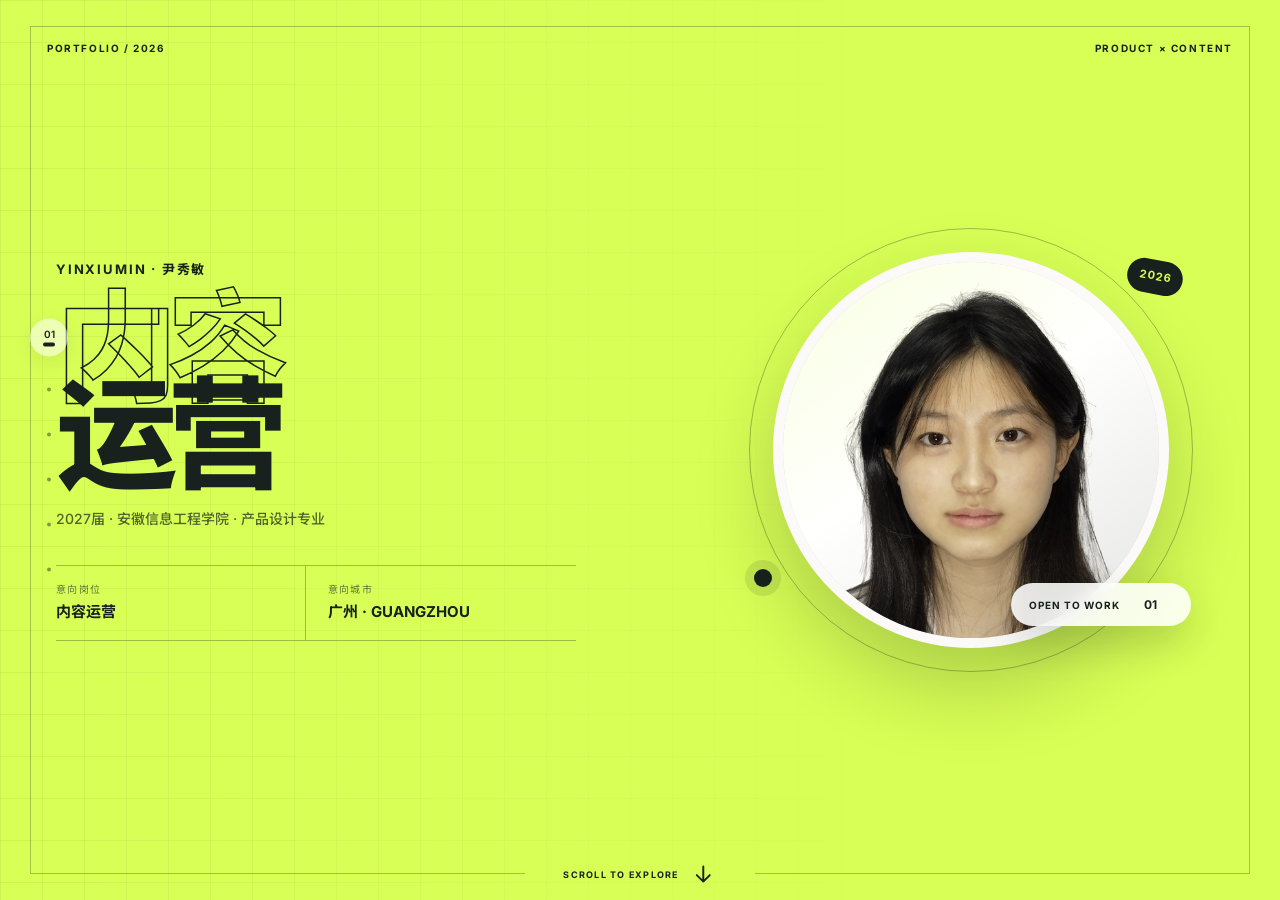
<file: index.html>
<!DOCTYPE html>
<html lang="zh-CN">
<head>
  <meta charset="UTF-8">
  <meta name="viewport" content="width=device-width, initial-scale=1.0">
  <title>尹秀敏 · 内容运营求职作品集</title>
  <link rel="preconnect" href="https://fonts.googleapis.com">
  <link rel="preconnect" href="https://fonts.gstatic.com" crossorigin>
  <link href="https://fonts.googleapis.com/css2?family=Inter:wght@400;500;600;700;800&family=Noto+Sans+SC:wght@400;500;700&display=swap" rel="stylesheet">
  <link rel="stylesheet" href="css/colors.css">
  <link rel="stylesheet" href="css/style.css">
</head>
<body>

  <!-- Floating Controls -->
  <div class="floating-controls">
    <button class="back-home" type="button" aria-label="返回第一页">
      <svg viewBox="0 0 24 24" fill="none" stroke="currentColor" stroke-width="2" stroke-linecap="round" stroke-linejoin="round"><path d="m18 15-6-6-6 6"/></svg>
    </button>
  </div>

  <nav class="page-nav" aria-label="页面导航">
    <button class="page-dot active" type="button" data-page="0" aria-label="个人介绍"><span>01</span></button>
    <button class="page-dot" type="button" data-page="1" aria-label="Subplaza 项目"><span>02</span></button>
    <button class="page-dot" type="button" data-page="2" aria-label="Ocebase 项目"><span>03</span></button>
    <button class="page-dot" type="button" data-page="3" aria-label="制作流程"><span>04</span></button>
    <button class="page-dot" type="button" data-page="4" aria-label="常用软件"><span>05</span></button>
    <button class="page-dot" type="button" data-page="5" aria-label="联系方式"><span>06</span></button>
  </nav>

  <main class="main">
    <div class="scroll-track" id="scrollTrack">
    <!-- ===== Section 1: Personal Intro ===== -->
    <section class="hero snap-section" id="intro">
      <div class="hero-frame" aria-hidden="true"><span>PORTFOLIO / 2026</span><span>PRODUCT × CONTENT</span></div>
      <div class="container hero-container">
        <div class="hero-grid">
          <div class="hero-left fade-in">
            <p class="hero-eyebrow">YINXIUMIN · 尹秀敏</p>
            <h1><span>内容</span><br>运营</h1>
            <p class="hero-meta">2027届 · 安徽信息工程学院 · 产品设计专业</p>
            <div class="hero-intentions">
              <div><span>意向岗位</span><strong>内容运营</strong></div>
              <div><span>意向城市</span><strong>广州 · GUANGZHOU</strong></div>
            </div>
          </div>

          <div class="hero-right fade-in-delay-1">
            <div class="avatar-wrap">
              <div class="avatar-orbit"><span>2026</span><i></i></div>
              <div class="avatar-circle">
                <img src="images/avatar.jpg" alt="尹秀敏个人头像">
              </div>
              <div class="avatar-caption"><span>OPEN TO WORK</span><strong>01</strong></div>
            </div>
          </div>
        </div>
      </div>
      <button class="scroll-cue" type="button" aria-label="向下滑动">
        <span>SCROLL TO EXPLORE</span>
        <svg viewBox="0 0 24 24" fill="none" stroke="currentColor" stroke-width="1.8" stroke-linecap="round" stroke-linejoin="round"><path d="M12 5v14M18 13l-6 6-6-6"/></svg>
      </button>
    </section>

    <!-- ===== Section 2: Subplaza ===== -->
    <section class="section snap-section" id="subplaza">
      <div class="container">
        <div class="exp-header fade-in">
          <div class="exp-header-left">
            <h2>Subplaza</h2>
            <p class="exp-meta">2027.07<span class="tag">兼职</span></p>
          </div>
          <div class="exp-header-right">
            针对"Genshin Impact"进行 Blog 选题，输出符合 SEO &amp; GEO 标准的 Blog。
          </div>
        </div>

        <div class="blog-scroll" id="subplazaScroll">
         <div class="blog-scroll-inner">
          <div class="blog-card fade-in-delay-1" data-blog="sub-1">
            <div class="blog-cover">
              <div class="cover-bg cover-img"></div>
            </div>
            <div class="blog-body">
              <p class="blog-title">原神桑多涅养成攻略：武器、圣遗物、队伍搭配与抽卡建议</p>
            </div>
          </div>

          <div class="blog-card fade-in-delay-1" data-blog="sub-2">
            <div class="blog-cover">
              <div class="cover-bg cover-img-2"></div>
            </div>
            <div class="blog-body">
              <p class="blog-title">原神 6.7 版本角色强度榜：深境螺旋与新机制下的最优阵容</p>
            </div>
          </div>

          <div class="blog-card fade-in-delay-1" data-blog="sub-3">
            <div class="blog-cover">
              <div class="cover-bg cover-img-3"></div>
            </div>
            <div class="blog-body">
              <p class="blog-title">原神 6.7 版本原石获取全攻略：零氪/月卡党能拿多少抽</p>
            </div>
          </div>

          <div class="blog-card fade-in-delay-1" data-blog="duo-1">
            <div class="blog-cover">
              <div class="cover-bg cover-duo-1"></div>
            </div>
            <div class="blog-body">
              <p class="blog-title">2026 年 Super Duolingo 会员值得买吗？真实体验分享及省钱方式</p>
            </div>
          </div>

          <div class="blog-card fade-in-delay-1" data-blog="duo-2">
            <div class="blog-cover">
              <div class="cover-bg cover-duo-2"></div>
            </div>
            <div class="blog-body">
              <p class="blog-title">2026 年如何免费获得 Super Duolingo：免费版、优惠方式与低价订阅指南</p>
            </div>
          </div>

          <div class="blog-card fade-in-delay-1" data-blog="duo-3">
            <div class="blog-cover">
              <div class="cover-bg cover-duo-3"></div>
            </div>
            <div class="blog-body">
              <p class="blog-title">Duolingo Student 折扣 2026：学生优惠还存在吗？如何更便宜使用 Super Duolingo？</p>
            </div>
          </div>
         </div>
        </div>
      </div>
    </section>

    <!-- ===== Section 3: Ocebase ===== -->
    <section class="section snap-section" id="ocebase">
      <div class="container">
        <div class="exp-header fade-in">
          <div class="exp-header-left">
            <h2>Ocebase</h2>
            <p class="exp-meta">2027.07<span class="tag">兼职</span></p>
          </div>
          <div class="exp-header-right">
            针对"GEO 服务"进行 Blog 选题，输出符合 SEO &amp; GEO 标准的 Blog。
          </div>
        </div>

        <div class="blog-grid">
          <div class="blog-card fade-in-delay-1" data-blog="oce-2">
            <div class="blog-cover">
              <div class="cover-bg gradient-4"></div>
            </div>
            <div class="blog-body">
              <p class="blog-title">GEO 优化入门：如何让你的内容在 AI 搜索引擎中脱颖而出</p>
            </div>
          </div>

          <div class="blog-card fade-in-delay-1" data-blog="oce-3">
            <div class="blog-cover">
              <div class="cover-bg gradient-5"></div>
            </div>
            <div class="blog-body">
              <p class="blog-title">从 SEO 到 GEO：生成式搜索时代的内容策略转型</p>
            </div>
          </div>

          <div class="blog-card fade-in-delay-1" data-blog="oce-4">
            <div class="blog-cover">
              <div class="cover-bg gradient-7"></div>
            </div>
            <div class="blog-body">
              <p class="blog-title">豆包/Kimi/文心一言：三大国产 AI 搜索引擎的内容引用机制对比</p>
            </div>
          </div>
        </div>
      </div>
    </section>

    <!-- ===== Section 5: Workflow ===== -->
    <section class="section snap-section" id="workflow">
      <div class="container">
        <div class="exp-header fade-in">
          <div class="exp-header-left">
            <h2>制作流程</h2>
            <p class="exp-meta">SEO &amp; GEO<span class="tag">方法论</span></p>
          </div>
          <div class="exp-header-right">
            从选题到发布，一套完整的 SEO &amp; GEO 博客制作流程，确保每篇文章既能被搜索引擎收录，也能被 AI 引用。
          </div>
        </div>
        <div class="workflow-rail fade-in-delay-1" role="list" aria-label="制作流程">
         <div class="workflow-rail-inner">
          <div class="workflow-step" role="listitem">
            <span class="workflow-number">01</span>
            <h3>确定领域</h3>
            <p>明确文章<strong>为什么而写</strong>，目标决定后续方向</p>
          </div>
          <div class="workflow-step" role="listitem">
            <span class="workflow-number">02</span>
            <h3>研究用户问题</h3>
            <p>从 AI、社交平台、竞品、搜索引擎、销量数据中挖掘真实需求</p>
            <div class="workflow-tools">
              <span class="wf-tool" style="--tc:#FF642D">Semrush</span>
              <span class="wf-tool" style="--tc:#3DBABA">AnswerThePublic</span>
              <span class="wf-tool" style="--tc:#4285F4">Google Trends</span>
            </div>
          </div>
          <div class="workflow-step" role="listitem">
            <span class="workflow-number">03</span>
            <h3>确定文章标题</h3>
            <p>公式：<strong>核心问题 + 年份 + 用户关心因素</strong></p>
            <div class="workflow-tools">
              <span class="wf-tool" style="--tc:#FF642D">Semrush</span>
              <span class="wf-tool" style="--tc:#0058F0">Ahrefs</span>
            </div>
          </div>
          <div class="workflow-step" role="listitem">
            <span class="workflow-number">04</span>
            <h3>设计文章结构</h3>
            <p>规划 H1→H4 层级，逻辑递进，便于搜索引擎和 AI 抓取</p>
          </div>
          <div class="workflow-step" role="listitem">
            <span class="workflow-number">05</span>
            <h3>收集相关数据</h3>
            <p>统计数据、实测结果、对比表格、截图证据</p>
            <div class="workflow-tools">
              <span class="wf-tool" style="--tc:#4285F4">Search Console</span>
              <span class="wf-tool" style="--tc:#0058F0">Ahrefs</span>
            </div>
          </div>
          <div class="workflow-step" role="listitem">
            <span class="workflow-number">06</span>
            <h3>撰写文章</h3>
            <p>语言简洁，信息密度高，每段都有信息增量</p>
            <div class="workflow-tools">
              <span class="wf-tool" style="--tc:#10A37F">ChatGPT</span>
              <span class="wf-tool" style="--tc:#D97757">Claude</span>
            </div>
          </div>
          <div class="workflow-step" role="listitem">
            <span class="workflow-number">07</span>
            <h3>加入多媒体</h3>
            <p>内置链接、图片、视频、表格，提升可读性与 AI 可提取性</p>
            <div class="workflow-tools">
              <span class="wf-tool" style="--tc:#F24E1E">Figma</span>
              <span class="wf-tool" style="--tc:#FF826E">fal</span>
            </div>
          </div>
          <div class="workflow-step" role="listitem">
            <span class="workflow-number">08</span>
            <h3>GEO 优化检查</h3>
            <p>检查标题层级、结构化数据、关键词、内链、alt 文本等</p>
            <div class="workflow-tools">
              <span class="wf-tool" style="--tc:#FF642D">Semrush</span>
              <span class="wf-tool" style="--tc:#4285F4">Search Console</span>
            </div>
          </div>
          <div class="workflow-step" role="listitem">
            <span class="workflow-number">09</span>
            <h3>测试 AI 引用</h3>
            <p>发布后在 ChatGPT、豆包等 AI 中验证引用情况，持续优化</p>
            <div class="workflow-tools">
              <span class="wf-tool" style="--tc:#10A37F">ChatGPT</span>
              <span class="wf-tool" style="--tc:#0066FF">豆包</span>
            </div>
          </div>
         </div>
        </div>
      </div>
    </section>

    <!-- ===== Section 6: Software ===== -->
    <section class="software-section snap-section" id="software">
      <div class="software-orbit software-orbit-one" aria-hidden="true"></div>
      <div class="software-orbit software-orbit-two" aria-hidden="true"></div>
      <div class="container software-container">
        <div class="software-heading fade-in">
          <div>
            <p class="software-eyebrow"><span>06</span> AI WORKFLOW</p>
            <h2>常用软件</h2>
          </div>
          <p>熟练运用 AI 工具完成从内容构思、深度研究到开发落地的完整工作流。</p>
        </div>
        <div class="software-rail fade-in-delay-1" role="list" aria-label="常用的软件">
          <div class="software-item" role="listitem" style="order:1">
            <span class="software-index">01</span>
            <div class="software-mark mark-chatgpt">
              <svg viewBox="0 0 24 24" xmlns="http://www.w3.org/2000/svg"><path d="M22.2819 9.8211a5.9847 5.9847 0 0 0-.5157-4.9108 6.0462 6.0462 0 0 0-6.5098-2.9A6.0651 6.0651 0 0 0 4.9807 4.1818a5.9847 5.9847 0 0 0-3.9977 2.9 6.0462 6.0462 0 0 0 .7427 7.0966 5.98 5.98 0 0 0 .511 4.9107 6.051 6.051 0 0 0 6.5146 2.9001A5.9847 5.9847 0 0 0 13.2599 24a6.0557 6.0557 0 0 0 5.7718-4.2058 5.9894 5.9894 0 0 0 3.9977-2.9001 6.0557 6.0557 0 0 0-.7475-7.0729zm-9.022 12.6081a4.4755 4.4755 0 0 1-2.8764-1.0408l.1419-.0804 4.7783-2.7582a.7948.7948 0 0 0 .3927-.6813v-6.7369l2.02 1.1686a.071.071 0 0 1 .038.052v5.5826a4.504 4.504 0 0 1-4.4945 4.4944zm-9.6607-4.1254a4.4708 4.4708 0 0 1-.5346-3.0137l.142.0852 4.783 2.7582a.7712.7712 0 0 0 .7806 0l5.8428-3.3685v2.3324a.0804.0804 0 0 1-.0332.0615L9.74 19.9502a4.4992 4.4992 0 0 1-6.1408-1.6464zM2.3408 7.8956a4.485 4.485 0 0 1 2.3655-1.9728V11.6a.7664.7664 0 0 0 .3879.6765l5.8144 3.3543-2.0201 1.1685a.0757.0757 0 0 1-.071 0l-4.8303-2.7865A4.504 4.504 0 0 1 2.3408 7.872zm16.5963 3.8558L13.1038 8.364 15.1192 7.2a.0757.0757 0 0 1 .071 0l4.8303 2.7913a4.4944 4.4944 0 0 1-.6765 8.1042v-5.6772a.79.79 0 0 0-.407-.667zm2.0107-3.0231l-.142-.0852-4.7735-2.7818a.7759.7759 0 0 0-.7854 0L9.409 9.2297V6.8974a.0662.0662 0 0 1 .0284-.0615l4.8303-2.7866a4.4992 4.4992 0 0 1 6.6802 4.66zM8.3065 12.863l-2.02-1.1638a.0804.0804 0 0 1-.038-.0567V6.0742a4.4992 4.4992 0 0 1 7.3757-3.4537l-.142.0805L8.704 5.459a.7948.7948 0 0 0-.3927.6813zm1.0976-2.3654l2.602-1.4998 2.6069 1.4998v2.9994l-2.5974 1.4997-2.6067-1.4997Z" fill="currentColor"/></svg>
            </div>
            <h3>ChatGPT</h3>
            <p>内容创作</p>
            <div class="software-prof">
              <span class="software-prof-label">熟练度</span>
              <div class="software-prof-track"><div class="software-prof-fill" style="width:95%"></div></div>
            </div>
          </div>
          <div class="software-item" role="listitem" style="display:none">
            <span class="software-index">--</span>
            <div class="software-mark mark-devin">
              <svg viewBox="0 0 44 50" xmlns="http://www.w3.org/2000/svg"><path fill="#4991E5" d="M1.117,20.553l5.351,3.089c0.192,0.111,0.406,0.165,0.621,0.165c0.214,0,0.429-0.057,0.621-0.165l5.351-3.089c0,0,0.015-0.012,0.022-0.017c0.081-0.049,0.158-0.108,0.227-0.175c0.01-0.01,0.02-0.022,0.03-0.032c0.059-0.064,0.113-0.133,0.158-0.207c0.007-0.012,0.017-0.022,0.022-0.035c0.047-0.081,0.081-0.167,0.108-0.259c0.005-0.02,0.01-0.039,0.015-0.059c0.022-0.094,0.039-0.19,0.039-0.291v-3.089c0-1.192,0.643-2.303,1.675-2.9s2.316-0.596,3.35,0l2.675,1.545c0.086,0.049,0.177,0.084,0.271,0.111c0.02,0.005,0.04,0.012,0.059,0.017c0.091,0.022,0.185,0.035,0.278,0.037c0.005,0,0.01,0,0.012,0c0.01,0,0.02-0.005,0.029-0.005c0.086,0,0.173-0.012,0.256-0.035c0.015-0.003,0.03-0.005,0.044-0.01c0.091-0.025,0.18-0.062,0.264-0.108c0.007-0.005,0.017-0.005,0.025-0.01l5.351-3.089c0.384-0.222,0.621-0.631,0.621-1.074V4.69c0-0.443-0.236-0.852-0.621-1.074l-5.356-3.087c-0.384-0.222-0.855-0.222-1.239,0l-5.351,3.089c0,0-0.015,0.012-0.022,0.017c-0.081,0.049-0.158,0.108-0.227,0.175c-0.01,0.01-0.02,0.022-0.03,0.032c-0.059,0.064-0.113,0.133-0.158,0.207c-0.007,0.012-0.017,0.022-0.022,0.034c-0.047,0.081-0.081,0.168-0.108,0.259c-0.005,0.02-0.01,0.039-0.015,0.059c-0.022,0.094-0.039,0.19-0.039,0.291v3.089c0,1.192-0.643,2.303-1.675,2.902c-1.032,0.596-2.316,0.596-3.35,0L7.705,9.139C7.618,9.09,7.527,9.055,7.434,9.028c-0.02-0.005-0.039-0.012-0.059-0.017C7.283,8.989,7.19,8.977,7.096,8.974c-0.015,0-0.027,0-0.042,0c-0.089,0-0.175,0.012-0.259,0.034c-0.015,0.002-0.027,0.005-0.042,0.01C6.663,9.043,6.574,9.08,6.49,9.127c-0.007,0.005-0.017,0.005-0.025,0.01l-5.348,3.092c-0.384,0.222-0.621,0.631-0.621,1.074v6.178c0,0.444,0.236,0.852,0.621,1.074V20.553z"/><path fill="#3BD4CB" d="M30.262,22.097c1.032-0.596,2.316-0.596,3.35,0l2.675,1.545c0.086,0.049,0.177,0.084,0.271,0.111c0.02,0.005,0.039,0.012,0.059,0.017c0.091,0.022,0.185,0.034,0.278,0.037c0.005,0,0.01,0,0.012,0c0.01,0,0.02-0.003,0.029-0.005c0.086,0,0.173-0.012,0.256-0.034c0.015-0.003,0.03-0.005,0.044-0.01c0.091-0.025,0.177-0.062,0.264-0.108c0.007-0.005,0.017-0.005,0.027-0.01l5.351-3.089c0.384-0.222,0.621-0.631,0.621-1.074v-6.179c0-0.443-0.237-0.852-0.621-1.074L37.53,9.134c-0.384-0.222-0.855-0.222-1.239,0l-5.351,3.089c0,0-0.015,0.012-0.022,0.017c-0.081,0.049-0.158,0.108-0.227,0.175c-0.01,0.01-0.02,0.022-0.029,0.032c-0.059,0.064-0.113,0.133-0.158,0.207c-0.007,0.012-0.017,0.022-0.022,0.035c-0.047,0.081-0.081,0.168-0.108,0.259c-0.005,0.02-0.01,0.039-0.015,0.059c-0.022,0.094-0.039,0.19-0.039,0.291v3.089c0,1.192-0.643,2.303-1.675,2.902c-1.032,0.596-2.316,0.596-3.35,0l-2.675-1.545c-0.086-0.049-0.177-0.084-0.271-0.111c-0.02-0.005-0.039-0.012-0.059-0.017c-0.091-0.022-0.185-0.035-0.278-0.037c-0.015,0-0.027,0-0.042,0c-0.089,0-0.175,0.012-0.259,0.035c-0.015,0.003-0.027,0.005-0.042,0.01c-0.091,0.025-0.18,0.062-0.264,0.108c-0.007,0.005-0.017,0.005-0.025,0.01l-5.351,3.089c-0.384,0.222-0.621,0.631-0.621,1.074v6.179c0,0.443,0.236,0.852,0.621,1.074l5.351,3.089c0,0,0.017,0.005,0.025,0.01c0.084,0.047,0.173,0.084,0.264,0.108c0.015,0.005,0.03,0.005,0.044,0.01c0.084,0.02,0.17,0.032,0.256,0.035c0.01,0,0.02,0.005,0.03,0.005c0.005,0,0.01,0,0.012,0c0.094,0,0.185-0.015,0.278-0.037c0.02-0.005,0.039-0.01,0.059-0.017c0.094-0.027,0.185-0.062,0.271-0.111l2.675-1.545c1.032-0.596,2.316-0.596,3.35,0c1.032,0.596,1.675,1.707,1.675,2.9v3.089c0,0.101,0.015,0.197,0.039,0.291c0.005,0.02,0.01,0.039,0.015,0.059c0.027,0.091,0.061,0.177,0.108,0.259c0.007,0.012,0.015,0.022,0.022,0.034c0.044,0.074,0.099,0.143,0.158,0.207c0.01,0.01,0.02,0.022,0.029,0.032c0.067,0.066,0.143,0.123,0.227,0.175c0.007,0.005,0.012,0.012,0.022,0.017l5.351,3.089c0.192,0.111,0.407,0.165,0.621,0.165c0.214,0,0.429-0.057,0.621-0.165l5.351-3.089c0.384-0.222,0.621-0.631,0.621-1.074v-6.179c0-0.443-0.236-0.852-0.621-1.074l-5.351-3.089c0,0-0.017-0.005-0.025-0.01c-0.084-0.047-0.173-0.084-0.264-0.108c-0.015-0.005-0.027-0.005-0.042-0.01c-0.086-0.02-0.172-0.032-0.261-0.035c-0.012,0-0.027,0-0.039,0c-0.094,0-0.187,0.015-0.278,0.037c-0.02,0.005-0.037,0.01-0.057,0.017c-0.094,0.027-0.185,0.062-0.271,0.111l-2.675,1.545c-1.032,0.596-2.316,0.596-3.348,0c-1.032-0.596-1.675-1.707-1.675-2.902c0-1.195,0.643-2.303,1.675-2.9H30.262z"/><path fill="#39BDD6" d="M27.967,38.054l-5.351-3.089c0,0-0.017-0.005-0.025-0.01c-0.084-0.047-0.172-0.084-0.264-0.108c-0.015-0.005-0.03-0.005-0.044-0.01c-0.086-0.02-0.172-0.032-0.259-0.035c-0.015,0-0.027,0-0.042,0c-0.094,0-0.187,0.015-0.278,0.037c-0.02,0.005-0.037,0.01-0.057,0.017c-0.094,0.027-0.185,0.062-0.271,0.111l-2.675,1.545c-1.032,0.596-2.316,0.596-3.348,0c-1.032-0.596-1.675-1.707-1.675-2.902V30.52c0-0.101-0.015-0.197-0.039-0.291c-0.005-0.02-0.01-0.039-0.015-0.059c-0.027-0.091-0.062-0.177-0.108-0.259c-0.007-0.012-0.015-0.022-0.022-0.035c-0.044-0.074-0.099-0.143-0.158-0.207c-0.01-0.01-0.02-0.022-0.03-0.032c-0.066-0.066-0.143-0.123-0.227-0.175c-0.007-0.005-0.012-0.012-0.022-0.017l-5.351-3.089c-0.384-0.222-0.855-0.222-1.239,0l-5.351,3.089c-0.384,0.222-0.621,0.631-0.621,1.074v6.179c0,0.443,0.236,0.852,0.621,1.074l5.351,3.089c0,0,0.017,0.007,0.025,0.01c0.084,0.047,0.17,0.084,0.261,0.108c0.015,0.005,0.03,0.007,0.044,0.01c0.084,0.02,0.17,0.032,0.256,0.035c0.01,0,0.02,0.005,0.032,0.005c0.005,0,0.01,0,0.015,0c0.094,0,0.185-0.015,0.276-0.037c0.02-0.005,0.039-0.01,0.059-0.017c0.094-0.027,0.185-0.062,0.271-0.111l2.675-1.545c1.032-0.596,2.316-0.596,3.35,0c1.032,0.596,1.675,1.707,1.675,2.9v3.089c0,0.101,0.015,0.197,0.039,0.291c0.005,0.02,0.01,0.039,0.015,0.059c0.027,0.091,0.062,0.177,0.108,0.259c0.007,0.012,0.015,0.022,0.022,0.035c0.044,0.074,0.099,0.143,0.158,0.207c0.01,0.01,0.02,0.022,0.03,0.032c0.067,0.067,0.143,0.123,0.227,0.175c0.007,0.005,0.012,0.012,0.022,0.017l5.351,3.089c0.192,0.111,0.406,0.165,0.621,0.165s0.429-0.057,0.621-0.165l5.351-3.089c0.384-0.222,0.621-0.631,0.621-1.074V39.13c0-0.443-0.236-0.852-0.621-1.074L27.967,38.054z"/></svg>
            </div>
            <h3>Devin</h3>
            <p>智能开发</p>
          </div>
          <div class="software-item" role="listitem" style="order:4">
            <span class="software-index">04</span>
            <div class="software-mark mark-codex">
              <svg viewBox="0 0 24 24" xmlns="http://www.w3.org/2000/svg"><path clip-rule="evenodd" fill="currentColor" d="M8.086.457a6.105 6.105 0 013.046-.415c1.333.153 2.521.72 3.564 1.7a.117.117 0 00.107.029c1.408-.346 2.762-.224 4.061.366l.063.03.154.076c1.357.703 2.33 1.77 2.918 3.198.278.679.418 1.388.421 2.126a5.655 5.655 0 01-.18 1.631.167.167 0 00.04.155 5.982 5.982 0 011.578 2.891c.385 1.901-.01 3.615-1.183 5.14l-.182.22a6.063 6.063 0 01-2.934 1.851.162.162 0 00-.108.102c-.255.736-.511 1.364-.987 1.992-1.199 1.582-2.962 2.462-4.948 2.451-1.583-.008-2.986-.587-4.21-1.736a.145.145 0 00-.14-.032c-.518.167-1.04.191-1.604.185a5.924 5.924 0 01-2.595-.622 6.058 6.058 0 01-2.146-1.781c-.203-.269-.404-.522-.551-.821a7.74 7.74 0 01-.495-1.283 6.11 6.11 0 01-.017-3.064.166.166 0 00.008-.074.115.115 0 00-.037-.064 5.958 5.958 0 01-1.38-2.202 5.196 5.196 0 01-.333-1.589 6.915 6.915 0 01.188-2.132c.45-1.484 1.309-2.648 2.577-3.493.282-.188.55-.334.802-.438.286-.12.573-.22.861-.304a.129.129 0 00.087-.087A6.016 6.016 0 015.635 2.31C6.315 1.464 7.132.846 8.086.457zm-.804 7.85a.848.848 0 00-1.473.842l1.694 2.965-1.688 2.848a.849.849 0 001.46.864l1.94-3.272a.849.849 0 00.007-.854l-1.94-3.393zm5.446 6.24a.849.849 0 000 1.695h4.848a.849.849 0 000-1.696h-4.848z"/></svg>
            </div>
            <h3>Codex</h3>
            <p>代码生成</p>
            <div class="software-prof">
              <span class="software-prof-label">熟练度</span>
              <div class="software-prof-track"><div class="software-prof-fill" style="width:45%"></div></div>
            </div>
          </div>
          <div class="software-item" role="listitem" style="order:3">
            <span class="software-index">03</span>
            <div class="software-mark mark-semrush">
              <svg viewBox="0 0 24 24" xmlns="http://www.w3.org/2000/svg"><path fill="currentColor" d="M20.698 11.911c0 .444-.226.516-.79.516-.596 0-.706-.1-.77-.554-.118-1.152-.896-2.13-2.201-2.24-.418-.034-.518-.19-.518-.706 0-.48.074-.708.446-.708 2.265.01 3.833 1.832 3.833 3.69v.002zm3.3 0c0-3.456-2.338-7.11-7.74-7.11H5.52c-.218 0-.354.11-.354.31 0 .109.082.209.156.26.388.31.97.654 1.73 1.036.743.372 1.323.616 1.903.852.246.1.336.208.336.344 0 .19-.136.308-.4.308H.372c-.254 0-.372.164-.372.326 0 .136.044.254.162.372.69.726 1.796 1.596 3.4 2.604 1.466.91 2.98 1.74 4.533 2.492.236.11.308.236.308.372-.008.154-.126.28-.4.28H4.1c-.216 0-.344.12-.344.3 0 .1.08.226.19.326.888.808 2.311 1.688 4.207 2.494 2.53 1.08 5.094 1.721 7.98 1.721 5.465 0 7.867-4.087 7.867-7.289l-.002.002zm-7.133 5.104c-2.794 0-5.132-2.276-5.132-5.114 0-2.794 2.33-5.04 5.132-5.04 2.863 0 5.111 2.24 5.111 5.04a5.086 5.086 0 0 1-5.111 5.114z"/></svg>
            </div>
            <h3>Semrush</h3>
            <p>SEO 分析</p>
            <div class="software-prof">
              <span class="software-prof-label">熟练度</span>
              <div class="software-prof-track"><div class="software-prof-fill" style="width:62%"></div></div>
            </div>
          </div>
          <div class="software-item" role="listitem" style="order:2">
            <span class="software-index">02</span>
            <div class="software-mark mark-figma">
              <svg viewBox="0 0 54 80" fill="none" xmlns="http://www.w3.org/2000/svg"><path d="M13.3333 80.0002C20.6933 80.0002 26.6667 74.0268 26.6667 66.6668V53.3335H13.3333C5.97333 53.3335 0 59.3068 0 66.6668C0 74.0268 5.97333 80.0002 13.3333 80.0002Z" fill="#0ACF83"/><path d="M0 39.9998C0 32.6398 5.97333 26.6665 13.3333 26.6665H26.6667V53.3332H13.3333C5.97333 53.3332 0 47.3598 0 39.9998Z" fill="#A259FF"/><path d="M0 13.3333C0 5.97333 5.97333 0 13.3333 0H26.6667V26.6667H13.3333C5.97333 26.6667 0 20.6933 0 13.3333Z" fill="#F24E1E"/><path d="M26.6667 0H40.0001C47.3601 0 53.3334 5.97333 53.3334 13.3333C53.3334 20.6933 47.3601 26.6667 40.0001 26.6667H26.6667V0Z" fill="#FF7262"/><path d="M53.3334 39.9998C53.3334 47.3598 47.3601 53.3332 40.0001 53.3332C32.6401 53.3332 26.6667 47.3598 26.6667 39.9998C26.6667 32.6398 32.6401 26.6665 40.0001 26.6665C47.3601 26.6665 53.3334 32.6398 53.3334 39.9998Z" fill="#1ABCFE"/></svg>
            </div>
            <h3>Figma</h3>
            <p>设计协作</p>
            <div class="software-prof">
              <span class="software-prof-label">熟练度</span>
              <div class="software-prof-track"><div class="software-prof-fill" style="width:78%"></div></div>
            </div>
          </div>
          <div class="software-item" role="listitem" style="display:none">
            <span class="software-index">--</span>
            <div class="software-mark mark-gemini">
              <svg viewBox="0 0 24 24" xmlns="http://www.w3.org/2000/svg"><path fill="currentColor" d="M11.04 19.32Q12 21.51 12 24q0-2.49.93-4.68.96-2.19 2.58-3.81t3.81-2.55Q21.51 12 24 12q-2.49 0-4.68-.93a12.3 12.3 0 0 1-3.81-2.58 12.3 12.3 0 0 1-2.58-3.81Q12 2.49 12 0q0 2.49-.96 4.68-.93 2.19-2.55 3.81a12.3 12.3 0 0 1-3.81 2.58Q2.49 12 0 12q2.49 0 4.68.96 2.19.93 3.81 2.55t2.55 3.81"/></svg>
            </div>
            <h3>Gemini</h3>
            <p>多模态</p>
          </div>
          <div class="software-item" role="listitem" style="order:5">
            <span class="software-index">05</span>
            <div class="software-mark mark-fal">
              <svg viewBox="0 0 46.77 48" fill="none" xmlns="http://www.w3.org/2000/svg"><path fill-rule="evenodd" clip-rule="evenodd" d="M30.1574 0.740479C30.9676 0.740479 31.6169 1.39923 31.6944 2.20567C32.3853 9.39891 38.1102 15.1234 45.3039 15.8142C46.1104 15.8917 46.7692 16.541 46.7692 17.3511V30.8959C46.7692 31.706 46.1104 32.3553 45.3039 32.4328C38.1102 33.1236 32.3853 38.8481 31.6944 46.0414C31.6169 46.8478 30.9676 47.5065 30.1574 47.5065H16.6118C15.8016 47.5065 15.1523 46.8478 15.0748 46.0414C14.384 38.8481 8.65901 33.1236 1.46528 32.4328C0.658799 32.3553 0 31.706 0 30.8959V17.3511C0 16.541 0.658803 15.8917 1.46529 15.8142C8.65902 15.1234 14.384 9.39891 15.0748 2.20567C15.1523 1.39923 15.8016 0.740479 16.6118 0.740479H30.1574ZM9.39037 24.0839C9.39037 31.865 15.6915 38.1728 23.4644 38.1728C31.2373 38.1728 37.5385 31.865 37.5385 24.0839C37.5385 16.3028 31.2373 9.99498 23.4644 9.99498C15.6915 9.99498 9.39037 16.3028 9.39037 24.0839Z" fill="currentColor"/></svg>
            </div>
            <h3>fal</h3>
            <p>创意实验</p>
            <div class="software-prof">
              <span class="software-prof-label">熟练度</span>
              <div class="software-prof-track"><div class="software-prof-fill" style="width:42%"></div></div>
            </div>
          </div>
        </div>
        <div class="software-footer fade-in-delay-1">
          <span>TOOLS / 05</span>
          <div></div>
          <span>LEARN · BUILD · SHIP</span>
        </div>
      </div>
    </section>

    <section class="contact-section snap-section" id="contact">
      <div class="container">
        <div class="contact-card fade-in">
          <h1>联系我</h1>
          <p>如果你觉得我的作品不错，或者想聊聊内容运营的机会，欢迎通过以下方式联系我。</p>

          <div class="contact-list">
            <a href="mailto:yinximi@gmail.com" class="contact-item">
              <div class="contact-icon email-icon">
                <svg viewBox="0 0 24 24" fill="none" xmlns="http://www.w3.org/2000/svg"><path d="M22.56 12.25c0-.78-.07-1.53-.2-2.25H12v4.26h5.92c-.26 1.37-1.04 2.53-2.21 3.31v2.77h3.57c2.08-1.92 3.28-4.74 3.28-8.09z" fill="#4285F4"/><path d="M12 23c2.97 0 5.46-.98 7.28-2.66l-3.57-2.77c-.98.66-2.23 1.06-3.71 1.06-2.86 0-5.29-1.93-6.16-4.53H2.18v2.84C3.99 20.53 7.7 23 12 23z" fill="#34A853"/><path d="M5.84 14.09c-.22-.66-.35-1.36-.35-2.09s.13-1.43.35-2.09V7.07H2.18C1.43 8.55 1 10.22 1 12s.43 3.45 1.18 4.93l2.85-2.22.81-.62z" fill="#FBBC05"/><path d="M12 5.38c1.62 0 3.06.56 4.21 1.64l3.15-3.15C17.45 2.09 14.97 1 12 1 7.7 1 3.99 3.47 2.18 7.07l3.66 2.84C6.71 7.31 9.14 5.38 12 5.38z" fill="#EA4335"/></svg>
              </div>
              <div class="contact-item-info">
                <div class="label">EMAIL · 邮箱</div>
                <div class="value">yinximi@gmail.com</div>
              </div>
              <svg class="contact-arrow" viewBox="0 0 24 24" fill="none" stroke="currentColor" stroke-width="1.8"><path d="M5 12h14m-6-6 6 6-6 6"/></svg>
            </a>

            <div class="contact-item">
              <div class="contact-icon wechat-icon">
                <svg viewBox="0 0 24 24" fill="currentColor"><path d="M9.54 3C4.81 3 1 6.17 1 10.08c0 2.25 1.27 4.26 3.25 5.56l-.82 2.48 2.89-1.44c.9.3 1.88.47 2.9.47h.45a6.05 6.05 0 0 1-.24-1.66c0-3.67 3.3-6.65 7.38-6.65.42 0 .82.03 1.22.09C17.34 5.55 13.84 3 9.54 3Zm-2.9 4.07a1.03 1.03 0 1 1 0 2.06 1.03 1.03 0 0 1 0-2.06Zm5.8 0a1.03 1.03 0 1 1 0 2.06 1.03 1.03 0 0 1 0-2.06Z"/><path d="M23 15.48c0-3.14-2.78-5.68-6.2-5.68-3.43 0-6.21 2.54-6.21 5.68s2.78 5.68 6.2 5.68c.8 0 1.58-.14 2.28-.4l2.27 1.24-.62-2.14C22.11 18.82 23 17.25 23 15.48Zm-8.31-.77a.86.86 0 1 1 0-1.72.86.86 0 0 1 0 1.72Zm4.22 0a.86.86 0 1 1 0-1.72.86.86 0 0 1 0 1.72Z"/></svg>
              </div>
              <div class="contact-item-info">
                <div class="label">WECHAT · 微信</div>
                <div class="value">19712289196</div>
              </div>
              <span class="contact-status">欢迎添加</span>
            </div>
          </div>
        </div>
      </div>
    </section>

    <!-- Footer (inside scroll container) -->
    </div><!-- /scroll-track -->
  </main>

  <!-- Modal -->
  <div class="modal-overlay">
    <div class="modal" role="dialog" aria-modal="true" aria-label="文章详情">
      <button class="modal-close" type="button" aria-label="关闭弹窗">
        <svg viewBox="0 0 24 24" fill="none" stroke="currentColor" stroke-width="2" stroke-linecap="round"><path d="M6 6l12 12M18 6 6 18"/></svg>
      </button>
      <div class="modal-cover"><div class="cover-bg"></div></div>
      <div class="modal-content">
        <h2 class="modal-title"></h2>
        <div class="modal-meta"></div>
        <div class="modal-article"></div>
      </div>
    </div>
  </div>

  <script>
  window.__blogData = {
    "sub-1": {
      gradient: "gradient-1",
      title: "原神桑多涅养成攻略：武器、圣遗物、队伍搭配与抽卡建议",
      meta: 'Subplaza<span class="dot"></span>2027.07<span class="dot"></span>Genshin Impact',
      content: '\
        <p>随着《原神》6.7 版本上线，愚人众执行官第七席——「木偶」桑多涅终于正式加入可玩角色阵容。作为五星冰元素双手剑角色，她带来了全新的战斗体系——星超导，几乎重新定义了冰元素与雷元素之间的配队思路。</p>\
        \
        <h3>角色概述</h3>\
        <p>桑多涅是目前星超导体系的核心主C，能够通过天赋将传统的超导反应升级为全新的星超导反应。她的核心玩法并非传统站场普攻输出，而是通过重击召唤自动机关法洁欧持续攻击敌人，并管理解算功率，在解算模式与功率过载模式之间切换，维持稳定的输出循环。</p>\
        \
        <h3>天赋升级优先级</h3>\
        <p>推荐升级顺序：普通攻击 > 元素爆发 > 元素战技。由于她的核心输出依赖重击，优先将普通攻击升至 Lv.10 能带来最明显的伤害提升；随后提升元素爆发，最后补足元素战技。</p>\
        \
        <h3>武器推荐</h3>\
        <ul>\
          <li><strong>T0 毕业首选：</strong>超越之匙（限定卡池）——桑多涅专属武器，基础攻击力 674，暴击伤害 44.1%，提供 28% 攻击力加成，重击命中叠加星超导伤害</li>\
          <li><strong>T1 五星替代：</strong>焚耀千阳、狼的末路——高攻击力面板，被动攻击力加成契合桑多涅的攻击力倍率机制</li>\
          <li><strong>最佳免费选项：</strong>浪影阔剑（锻造获得）——攻击力主词条 + 攻击力被动，搭配治疗角色即可全程触发，精炼 5 阶最佳</li>\
        </ul>\
        <p>注意：纯粹的"元素伤害加成%"被动对星超导伤害无效，这是评估桑多涅武器时的关键分界线。</p>\
        \
        <h3>圣遗物搭配</h3>\
        <p><strong>最佳套装：影中沉凝的幻灭 4 件套</strong>——毕业首选，提升攻击力并强化超导/星超导相关伤害，提供额外暴击率，完美契合输出机制。</p>\
        <p><strong>过渡套装：饰金之梦 4 件套</strong>——提供元素精通和攻击力收益，可提升星超导反应伤害，但整体不如专属套装。</p>\
        <p>主词条推荐：时之沙（攻击力%）、空之杯（攻击力%）、理之冠（暴击率/暴击伤害）。副词条优先级：暴击率 > 暴击伤害 > 攻击力% > 元素精通。</p>\
        \
        <h3>队伍搭配</h3>\
        <ul>\
          <li><strong>经典星超导队：</strong>桑多涅 + 八重神子 + 七七 + 北斗——稳定雷元素覆盖、冰元素支持、治疗和抗打断，兼顾伤害与舒适度</li>\
          <li><strong>聚怪辅助队：</strong>桑多涅 + 北斗 + 七七 + 砂糖——砂糖聚怪 + 元素精通提升反应收益，创造稳定输出环境</li>\
          <li><strong>双雷实用队：</strong>桑多涅 + 北斗 + 菲谢尔 + 砂糖——后台雷元素持续触发反应，兼顾伤害与培养成本</li>\
        </ul>\
        \
        <h3>命座推荐</h3>\
        <ul>\
          <li><strong>C0 完全体：</strong>已可完整体验桑多涅玩法，适合大多数玩家</li>\
          <li><strong>C1 机制质变：</strong>解算功率提升速度降低 50%，全队星超导伤害提高 30%，最明显改善手感</li>\
          <li><strong>C2 输出强化：</strong>冷凝射线暴击伤害提高 40%，可叠加 3 层，高性价比命座</li>\
          <li><strong>C6 终极质变：</strong>冷凝射线升级为集束型，星超导伤害提高 20%，大幅提升持续输出和爆发能力</li>\
        </ul>\
        \
        <h3>抽卡建议</h3>\
        <p>如果你喜欢冰元素主C，或准备体验全新的星超导体系，桑多涅是一位值得考虑培养的角色。C0 + 专属武器已是性价比最优组合。如果原石资源有限且已有成熟的冰元素主C队伍，可以选择暂时观望，待后续版本再根据阵容规划投入。</p>\
        \
        <h3>常见问题 FAQ</h3>\
        <h4>C0 桑多涅值得抽吗？</h4>\
        <p>值得。她的完整机制在 C0 即解锁——星超导转化、解算功率循环、法洁欧重置和元素爆发均可正常使用。命座提升相对温和，C0 + 专属武器是性价比最优选择。</p>\
        \
        <h4>没有专属武器能用吗？</h4>\
        <p>可以。超越之匙确实是明显的伤害提升，但焚耀千阳和狼的末路等五星武器同样表现出色，可锻造的浪影阔剑在队伍有治疗角色时也是优秀选择。</p>\
        \
        <h4>桑多涅需要治疗或护盾角色吗？</h4>\
        <p>强烈推荐搭配。她的重击输出窗口较长，容易被打断，搭配迪奥娜（护盾）或七七（治疗）能显著提升体验。推荐但非必须。</p>\
        \
        <p style="margin-top:24px;padding:16px;border:1px solid var(--border);border-radius:8px;background:var(--bg-secondary);font-size:0.9rem;">📝 本文为精简版，完整攻略包含详细材料表、输出循环图解和更多配队方案，请查看<a href="https://ycndbtyf9w99.feishu.cn/docx/Md2XdborRoeCFyxCxNHcsbdinFc" target="_blank" style="color:var(--accent);text-decoration:underline;">完整版文档</a>。</p>\
      '
    },
    "sub-2": {
      gradient: "gradient-3",
      title: "原神 6.7 版本角色强度榜：深境螺旋与新机制下的最优阵容",
      meta: 'Subplaza<span class="dot"></span>2027.07<span class="dot"></span>Genshin Impact',
      content: '\
        <p><strong>一句话总结：</strong>伊涅芙 93.2% 霸榜、哥伦比娅 89.3% 紧随其后，八重神子暴涨 100 倍、七七时隔多年重返榜单——6.7 深渊，星超导说了算。</p>\
        <p>各位旅行者，好久不见。</p>\
        <p>深渊榜单又刷新了，这次的变化，说实话把我都看愣住了。</p>\
        <p>打开 6.7 深境螺旋使用率统计表，映入眼帘的是这样一番景象——伊涅芙 93.2% 霸榜、哥伦比娅 89.3% 紧随其后、桑多涅 88.5% 首秀即巅峰，而八重神子暴涨 100 倍冲进 S+ 梯队，七七时隔多年终于重返榜单。</p>\
        <p>这期深渊到底发生了什么？谁一夜封神，谁又跌落谷底？你的主力还在不在榜上？</p>\
        <p>数据来源：提瓦特小助手 6.7 深境螺旋使用率统计（2026 年 7 月 18 日 22:00 更新）。总样本 74,005 份，有效样本 56,925 份，全部来自玩家上传的米游社深渊战绩截图。</p>\
        \
        <h3>一、深渊环境速览｜为什么这期"星超导"封神了？</h3>\
        <p>先搞清楚一个问题：为什么八重神子和七七这种老角色突然翻身了？</p>\
        <p>答案是两个字：环境。</p>\
        <p>6.7 版本深渊的增益写得明明白白：</p>\
        <ul>\
          <li><strong>上半：</strong>超导伤害加成 200%，星超导伤害提升 75%。</li>\
          <li><strong>下半：</strong>感电伤害加成 200%，月感电伤害提升 75%。</li>\
        </ul>\
        <h4>上半层</h4>\
        <p>超导反应伤害直接翻三倍，星超导再额外提升 75%。这就是冰雷体系的主场。桑多涅（冰）+八重神子（雷）的组合完美吃满上下两层增益，伤害直接溢出屏幕。</p>\
        <h4>下半层</h4>\
        <p>感电反应伤害同样翻三倍，月感电再额外提升 75%。这意味着水雷体系在下半层才是理论最优解。</p>\
        <p>所以这期深渊的真正名字不叫"深境螺旋"，叫"谁吃到环境红利谁上位"。</p>\
        \
        <h3>二、角色使用率梯度榜｜谁封神，谁跌停？</h3>\
        <img src="images/tierlist-1.jpeg" alt="6.7 深渊角色使用率梯度榜" style="width:100%;border-radius:12px;margin:16px 0;">\
        \
        <h4>S+ 断层天花板梯队</h4>\
        <p>这几位属于"只要你有，就一定会用"的存在：</p>\
        <table>\
          <thead>\
            <tr><th>排名</th><th>角色</th><th>使用率</th><th>一句话点评</th></tr>\
          </thead>\
          <tbody>\
            <tr><td>1</td><td>伊涅芙</td><td>93.2%</td><td>真正的版本之神，什么队都能塞</td></tr>\
            <tr><td>2</td><td>哥伦比娅</td><td>89.3%</td><td>月神降临，输出炸穿天花板</td></tr>\
            <tr><td>3</td><td>菲林斯</td><td>88.5%</td><td>月感电主输出</td></tr>\
            <tr><td>4</td><td>桑多涅</td><td>82.1%</td><td>新角色首秀即 T0</td></tr>\
            <tr><td>5</td><td>八重神子</td><td>71.8%</td><td>从 0.7% 暴涨 100 倍，版本最大黑马</td></tr>\
          </tbody>\
        </table>\
        <p>这五位角色是 6.7 深渊的绝对统治者，使用率全方位断层领跑全角色，没有任何替代方案，是本期版本的核心密码。下半深渊专属月感电机制，直接抬升伊涅芙、哥伦比娅、菲林斯三位新体系角色，高频挂元素、高额增伤、持续输出拉满，组队即可锁死下半满星，93.2% 的超高使用率足以证明其独一档的统治力。</p>\
        <p>而上半层星超导专属 buff，让桑多涅与八重神子完美封神，冰雷反应伤害翻倍，破盾、削韧、输出能力全方位超标，适配所有上半怪物词条，是上半深渊无脑通关的核心支柱，实战上限无人能及。</p>\
        \
        <h4>S 强势 T1 梯队</h4>\
        <table>\
          <thead>\
            <tr><th>排名</th><th>角色</th><th>使用率</th></tr>\
          </thead>\
          <tbody>\
            <tr><td>6</td><td>尼可</td><td>51.2%</td></tr>\
            <tr><td>7</td><td>爱可菲</td><td>49.1%</td></tr>\
            <tr><td>8</td><td>希诺宁</td><td>46.1%</td></tr>\
            <tr><td>9</td><td>砂糖</td><td>44.2%</td></tr>\
            <tr><td>10</td><td>芙宁娜</td><td>40.7%</td></tr>\
            <tr><td>11</td><td>兹白</td><td>37.2%</td></tr>\
            <tr><td>12</td><td>茜特菈莉</td><td>36.7%</td></tr>\
          </tbody>\
        </table>\
        <p>S 梯队是版本最优质的辅助拼图，没有 S+ 的断层数值，但胜在全体系百搭、容错极高、适配性拉满，可灵活融入月感电、星超导、月结晶三大主流体系。尼可、爱可菲、希诺宁三大新晋辅助，精准契合本期深渊反应 buff，增伤、减抗、挂元素机制完美适配新体系；老牌风辅砂糖、人权芙宁娜依旧稳坐一线，泛用性久经版本考验。兹白的结晶体系、茜特菈莉的冰系辅助机制，补齐了阵容的生存与反应短板，是混搭阵容的最优选择。</p>\
        \
        <h4>A 主流可用梯队</h4>\
        <table>\
          <thead>\
            <tr><th>角色</th><th>使用率</th><th>角色</th><th>使用率</th></tr>\
          </thead>\
          <tbody>\
            <tr><td>莉奈娅</td><td>33.8%</td><td>奈芙尔</td><td>32.7%</td></tr>\
            <tr><td>菲谢尔</td><td>31.4%</td><td>杜林</td><td>29.9%</td></tr>\
            <tr><td>丝柯克</td><td>29.8%</td><td>七七</td><td>29.5%</td></tr>\
            <tr><td>菈乌玛</td><td>29.4%</td><td>莱欧斯利</td><td>23.9%</td></tr>\
            <tr><td>久岐忍</td><td>23.4%</td><td>玛薇卡</td><td>23.4%</td></tr>\
            <tr><td>洛恩</td><td>22.1%</td><td>那维莱特</td><td>20.7%</td></tr>\
            <tr><td>雷电将军</td><td>20.6%</td><td></td><td></td></tr>\
          </tbody>\
        </table>\
        <p>A 级梯队是绝大多数玩家的主力阵容池，角色机制成熟、养成门槛适中，适配版本部分环境，是平民满星的核心兜底选择。菲谢尔、久岐忍等老牌四星，低成本高收益，是平民刚需角色；七七以 29.5% 的使用率重返榜单——开服老角色，这期终于找到了自己的位置：冰系奶妈+超导触发器+千岩套攻击拐。</p>\
        \
        <h4>B 功能替补梯队</h4>\
        <table>\
          <thead>\
            <tr><th>角色</th><th>使用率</th><th>角色</th><th>使用率</th></tr>\
          </thead>\
          <tbody>\
            <tr><td>迪奥娜</td><td>14.8%</td><td>法尔伽</td><td>14.7%</td></tr>\
            <tr><td>阿蕾奇诺</td><td>14.4%</td><td>瓦蕾莎</td><td>14%</td></tr>\
            <tr><td>班尼特</td><td>12%</td><td>纳西妲</td><td>11.3%</td></tr>\
            <tr><td>夜兰</td><td>10.1%</td><td>枫原万叶</td><td>10.1%</td></tr>\
            <tr><td>钟离</td><td>7.7%</td><td>胡桃</td><td>5%</td></tr>\
          </tbody>\
        </table>\
        <p>B 梯队角色均为版本特化工具人，泛用性较低，仅适配个别小众阵容或特定怪物环境，无法作为主力通关角色。班尼特、万叶、钟离等老牌强力角色跌落至此，核心原因是本期深渊专属新体系强度过高，传统纯色、增幅体系被环境压制，仅能作为替补登场，优先级远低于 S、A级梯队。</p>\
        \
        <h3>三、6.7 深渊 TOP6 主流配队</h3>\
        <img src="images/tierlist-2.jpg" alt="6.7 深渊主流配队" style="width:100%;border-radius:12px;margin:16px 0;">\
        <p>结合原图真实队伍数据，完整还原 6.7 深渊六大全民主流阵容，包含精准使用率、登场率、持有率、上下半适配比例，所有队伍配置、数据、角色 100% 贴合原图，无任何修改杜撰。本期阵容核心特征：上下半环境彻底割裂，上半星超导专属，下半月感电、月结晶专属，无通用通吃阵容。</p>\
        \
        <h4>No.1 月感电纯水队（下半专属版本答案）</h4>\
        <h5>阵容</h5>\
        <p>伊涅芙+哥伦比娅+菲林斯+砂糖</p>\
        <h5>数据</h5>\
        <p>使用率 51.2%，登场率 17.6%，持有率 34.4%，上下比 0:100</p>\
        <p>本期唯一断层 T0 阵容，也是全深渊使用率唯一突破 50% 的队伍，统治力无人能敌。完美吃满下半月感电专属地脉 buff，三人新体系核心高频联动，持续输出、挂元素、增伤全方位拉满，砂糖聚怪补伤，适配下半所有怪物场景，清杂攻坚两不误，是高配玩家下半满星的无脑首选。全队仅适配下半深渊，上半环境 buff 不匹配，无法发挥强度。</p>\
        \
        <h4>No.2 星超导冰雷队（上半顶配专属）</h4>\
        <h5>阵容</h5>\
        <p>桑多涅+八重神子+尼可+七七</p>\
        <h5>数据</h5>\
        <p>使用率 14.7%，登场率 2.5%，持有率 16.9%，上下比 100:0</p>\
        <p>上半深渊顶配最优解，精准适配星超导增伤机制。桑多涅搭配八重神子组成双输出核心，高频触发超导反应，快速破盾削韧；尼可提供专属机制增伤，拉高全队输出上限；七七全程兜底治疗，杜绝暴毙风险。整套阵容操作简单、容错极高，无脑通关上半全程，唯一短板是核心限定角色持有率偏低。</p>\
        \
        <h4>No.3 变种月感电队（高配灵活版）</h4>\
        <h5>阵容</h5>\
        <p>伊涅芙+哥伦比娅+菲林斯+希诺宁</p>\
        <h5>数据</h5>\
        <p>使用率 13%，登场率 3.6%，持有率 27.9%，上下比 0:100</p>\
        <p>顶配月感电队的高阶变种，用希诺宁替换砂糖，舍弃部分聚怪能力，换来更高的全队增伤与机制适配度。适配下半怪物分布分散、无需强力聚怪的对局，输出上限高于原版阵容，操作手感更丝滑，是高配玩家的进阶优选。</p>\
        \
        <h4>No.4 低配星超导队（平民零氪首选）</h4>\
        <h5>阵容</h5>\
        <p>桑多涅+八重神子+七七+砂糖</p>\
        <h5>数据</h5>\
        <p>使用率 12.8%，登场率 3.5%，持有率 27%，上下比 99:1</p>\
        <p>浅角色池玩家的上半满星保底阵容，舍弃限定辅助尼可，替换为全民通用砂糖，大幅降低养成门槛。虽然极致输出上限略有下降，但整体清怪效率、通关稳定性依旧在线，99% 的上半对局都能轻松应对，零氪、平民玩家可直接照搬。</p>\
        \
        <h4>No.5 月结晶草水队（全能稳健阵容）</h4>\
        <h5>阵容</h5>\
        <p>兹白+哥伦比娅+莉奈娅+叶洛亚</p>\
        <h5>数据</h5>\
        <p>使用率 12.1%，登场率 3.2%，持有率 26.3%，上下比 5:95</p>\
        <p>本期最稳的全能续航阵容，主打月结晶持续伤害与高额生存容错。兹白核心兜底，提供结晶护盾与全队增伤，哥伦比娅补足核心输出，莉奈娅+叶洛亚专属组合补齐体系短板，整套阵容几乎零暴毙风险。适配下半绝大多数对局，虽无顶尖爆发，但胜在稳扎稳打，适合手残、低练度玩家稳健拿星。</p>\
        \
        <h4>No.6 改良星超导队（下位替代最优解）</h4>\
        <h5>阵容</h5>\
        <p>桑多涅+八重神子+希诺宁+七七</p>\
        <h5>数据</h5>\
        <p>使用率 11.9%，登场率 2.7%，持有率 22.6%，上下比 100:0</p>\
        <p>星超导体系最优平民变种，用希诺宁替换限定角色尼可，完美适配无尼可玩家。希诺宁的增伤、减抗机制可无缝衔接队伍输出循环，完整吃满上半超导专属 buff，输出节奏流畅、实战稳定，是顶配星超导队最贴合平民的下位替代。</p>\
        \
        <h3>四、12 层怪物全解析｜知己知彼，少凹十次</h3>\
        <div style="display:flex;gap:12px;margin:16px 0;">\
          <img src="images/tierlist-3.png" alt="12 层怪物上半" style="width:50%;border-radius:12px;">\
          <img src="images/tierlist-4.png" alt="12 层怪物下半" style="width:50%;border-radius:12px;">\
        </div>\
        \
        <h4>12-1：开胃菜，但别大意</h4>\
        <h5>上半要注意</h5>\
        <p>第二波的大灵显化身，出场 5 秒后会清空全队能量。13 秒内打掉它的白盾，它会吐能量球还给你。打不掉的话白盾变雷盾，更难处理。依赖大招的角色记得提前开大，或者留好爆发在它开盾时第一时间破盾。</p>\
        <h5>下半要注意</h5>\
        <p>魔偶剑鬼伤害高，注意闪避。</p>\
        \
        <h4>12-2：龙兽教你做人</h4>\
        <h5>上半困难</h5>\
        <p>永劫龙兽开局就飞天，入战时自带全抗 110% 及 70% 物抗。你没有远程角色？那就在地上看它飞三分钟吧。必须带弓箭手或自动索敌远程技能击破两翼使其瘫痪——八重神子、菲谢尔都行。</p>\
        <h5>下半要注意</h5>\
        <p>翠翎恐蕈 270 万血，爆发阶段躲开它的范围技能。</p>\
        \
        <h4>12-3：真·战力检测器</h4>\
        <h5>上半</h5>\
        <p>410 万血的圣骸统辖阵列，是本期最大的硬骨头。好消息是它的护盾受到超导伤害会大幅削弱——星超导队在这里简直是降维打击。</p>\
        <h5>下半</h5>\
        <p>416 万血的首领，全间血量最高。哥伦比娅+菲林斯+伊涅芙的队伍在这里就是主场作战，月感电加成打上去，数字好看得很。</p>\
        \
        <h3>五、推荐阵容｜照着抄，少走弯路</h3>\
        \
        <h4>上半层最优解：星超导队</h4>\
        <p>桑多涅 + 八重神子 + 七七 + 尼可/砂糖/希诺宁</p>\
        <p>队伍使用率排名第二、四、六名全是这个体系的变种，闭眼抄就完了。</p>\
        <ul>\
          <li>桑多涅铺极星辉域，核心输出</li>\
          <li>八重神子放杀生樱，提供 50% 雷伤加成、触发超导</li>\
          <li>七七千岩套加攻击、挂冰回血（29.5% 使用率证明了她在这队的价值）</li>\
          <li>第四人：砂糖（减抗增伤）/ 尼可（辅助）/ 希诺宁（增伤治疗）</li>\
        </ul>\
        <h5>没有桑多涅怎么办？</h5>\
        <ul>\
          <li>如果 box 不齐，可以尝试其他冰雷体系组合，但这期上半最优解确实是桑多涅+八重+七七体系</li>\
        </ul>\
        <p>记住：12-2 上半必须带远程！八重神子/菲谢尔都可以。</p>\
        \
        <h4>下半层最优解：月感电队</h4>\
        <p>菲林斯 + 哥伦比娅 + 伊涅芙 + 砂糖（或希诺宁）</p>\
        <p>排名第一（51.2% 使用率）和第三（13.0%）的队伍，版本答案，没有之一。</p>\
        <ul>\
          <li>哥伦比娅站场输出，吃满 75% 火伤加成</li>\
          <li>菲林斯辅助增伤</li>\
          <li>伊涅芙提供增益</li>\
          <li>砂糖/希诺宁减抗增伤</li>\
        </ul>\
        <h5>没有哥伦比娅怎么办？</h5>\
        <p>可以考虑其他水系队伍，但这期下半环境确实是为哥伦比娅+菲林斯+伊涅芙体系量身定制的。</p>\
        \
        <h3>六、通关小贴士｜四个让你少凹一小时的技巧</h3>\
        <p>💡 打不过的时候，试试下面这几招：</p>\
        <h4>① 换队大法</h4>\
        <p>某一层某一侧死活过不去？试试把上下两半的队伍对调。</p>\
        <h4>② 分步通关</h4>\
        <p>不用非要一次满星。先打穿 12 层，回头再慢慢补星。心态稳了，手就不抖了。</p>\
        <h4>③ 读机制</h4>\
        <p>进 12 层之前花 30 秒看看怪物名单——看到"永劫龙兽"你就知道该带弓箭手了，看到"大灵显化身"你就知道该留大招破盾了。这 30 秒能省你半小时重开。</p>\
        <h4>④ 实在打不过就放弃满星</h4>\
        <p>拿满前两层奖励，第三层少一颗星也就少 50 原石，别跟自己过不去。</p>\
        \
        <h3>七、FAQ｜你可能想问的</h3>\
        \
        <h4>Q3：八重神子值得为这期练吗？</h4>\
        <p>非常值得。从 0.7% 暴涨到 71.8%，是本期深境螺旋的最大赢家。她在星超导队里是不可替代的挂雷位。不过如果你没有桑多涅，八重的价值会大打折扣。</p>\
        \
        <h4>Q4：七七怎么突然上榜了？</h4>\
        <p>七七在这期星超导队里扮演"冰系奶妈+超导触发器+千岩套攻击拐"的三重角色。虽然单看强度不算顶级，但大多数人都有，在这个特定体系里，她就是最合适的人选。每个角色都有其优势版本，这次轮到七七了。</p>\
        \
        <h4>Q5：丝柯克还能用吗？</h4>\
        <p>能用，但不要指望她像上期一样乱杀。29.8% 的使用率说明还有人用她走上半，但效率确实不如星超导队。如果你只有丝柯克没有桑多涅，也能打，但要多凹几次。</p>\
        \
        <h4>Q6：枫原万叶只有 10.1% 了？他不是一直 T0 吗？</h4>\
        <p>万叶的强度没有变，变的是环境。本期深境螺旋上半场需要超导体系、下半场需要月感电伤害，万叶的增伤在这两种体系里都有更好的替代品（砂糖在这期的表现就比万叶好）。T0 是环境的 T0，不是永恒的 T0。</p>\
        \
        <h3>写在最后</h3>\
        <p>6.7 深渊告诉我们一个道理：在原神里，环境比强度更重要。</p>\
        <p>八重神子从默默无闻到 71.8%，只隔了一个版本。枫原万叶从"必抽"到 10.1%，也只隔了一个版本。不是角色变了，是环境变了。</p>\
        <p>所以，别太纠结"谁最强"，多想想"谁适合这期"。跟着环境走，满星不愁。对照真实数据梯度养角色、配阵容，不盲目跟风、不凭体感乱养成，无论是高配大佬还是零氪平民，都能轻松拿下每期深渊满星。</p>\
        <p>数据来源：提瓦特小助手 6.7 深境螺旋使用率统计（2026 年 7 月 18 日更新），总样本 74,005 份，有效样本 56,925 份。</p>\
        <p>下期深渊见。祝各位十连双黄，满星不凹。</p>\
      '
    },
    "sub-3": {
      gradient: "gradient-6",
      title: "原神 6.7 版本原石获取全攻略：零氪/月卡党能拿多少抽",
      meta: 'Subplaza<span class="dot"></span>2027.07<span class="dot"></span>Genshin Impact',
      content: '\
        <p>各位旅行者好呀！原神 6.7 新版本正式上线，超长 42 天的版本周期横跨七八月，衔接 7.0 至冬大版本，堪称囤石蓄力的黄金版本✨</p>\
        <p>很多小伙伴最关心的问题一定是：这个版本认真玩能攒多少原石？零氪、月卡党分别能囤多少抽？毕竟新版本角色复刻、新内容上线，每一颗原石都关系到我们的抽卡自由！</p>\
        <p>今天就给大家整理一份超详细、无遗漏的 6.7 版本原石全获取攻略，数据精准实测，分类清晰易懂，佛系玩家、肝党都能适配，看完轻松规划抽卡！</p>\
        \
        <h3>一、先划重点！6.7 版本整体抽数汇总</h3>\
        <p>提前给大家上核心干货，全勤、不浪费任何免费资源的前提下，不同档位玩家的最终收益一目了然，对比 6.6 版本整体原石收益提升不少，囤石性价比超高👇</p>\
        <ul>\
          <li><strong>纯零氪玩家</strong>（一分不充，全勤白嫖）：约 13480 原石，折合纠缠之缘 84 抽。相比 6.6 版本多出约 20 抽，主要得益于新地图和夏活。</li>\
          <li><strong>月卡玩家</strong>（仅空月祝福）：约 17260 原石，折合 107 抽</li>\
          <li><strong>月卡+珍珠纪行玩家</strong>：总计 18580 原石，折合 116 抽</li>\
        </ul>\
        <p>这个抽数在夏活版本里属于第一梯队！哪怕是佛系零氪党，摆烂式游玩也能稳稳拿下 80+ 抽，想囤原石等本命角色、新复刻角色的小伙伴，这个版本千万别摆烂啦～</p>\
        \
        <h3>二、零氪党专属！免费原石全渠道明细</h3>\
        <p>零氪玩家的每一颗原石都来之不易，这份清单涵盖版本所有免费获取途径，日常、活动、探索、挑战全覆盖，跟着做不遗漏任何福利！</p>\
        \
        <h4>1. 固定日常&版本基础福利（稳定必拿）</h4>\
        <p>这部分是保底收益，只要版本不鸽，就能稳稳到手，懒人首选！</p>\
        <ul>\
          <li><strong>版本更新维护补偿：</strong>600 原石，新版本固定福利，登录即可领取</li>\
          <li><strong>42 天每日委托：</strong>每天 60 原石，总计 2520 原石，日常随手清，零难度白嫖</li>\
          <li><strong>版本前瞻直播兑换码：</strong>300 原石，限时兑换，记得及时蹲码兑换</li>\
          <li><strong>角色试用+传说任务：</strong>试用 80 原石+传说任务 60 原石，合计 140 原石，几分钟就能搞定</li>\
        </ul>\
        \
        <h4>2. 全新地图&限时探索奖励（核心大额收益）</h4>\
        <p>6.7 新增月球主题地图，是本次版本原石大头，探索奖励拉满，收益远超往期小地图更新！</p>\
        <ul>\
          <li><strong>新地图全探索奖励：</strong>3879 原石，认真清宝箱、解任务就能拿满</li>\
          <li><strong>新地图限时专属奖励：</strong>400 原石，版本限时福利，过期无补，一定要及时做完</li>\
        </ul>\
        \
        <h4>3. 版本各类活动奖励（轻松囤石）</h4>\
        <p>本次版本活动难度亲民，不用爆肝也能拿满全部原石，休闲玩家友好！</p>\
        <ul>\
          <li><strong>版本大型主题活动：</strong>约 1060 原石，版本核心活动，奖励丰厚</li>\
          <li><strong>两个小型限时活动：</strong>合计 840 原石，碎片化时间即可完成</li>\
          <li><strong>幽境危战限时挑战：</strong>450 原石，轻松通关即可领取</li>\
          <li><strong>千音雅集：</strong>完成练习可拿 140 原石</li>\
        </ul>\
        \
        <h4>4. 深渊&新玩法挑战（练度党增收）</h4>\
        <p>有一定练度的小伙伴可以拉满这部分收益，萌新也能拿基础奖励，不强制满星！</p>\
        <ul>\
          <li><strong>深境螺旋</strong>（两期满星）：每期 400 原石，总计 800 原石，萌新可拿低层保底原石</li>\
          <li><strong>商店兑换：</strong>800 原石，千万不要忘记兑换</li>\
          <li><strong>幻想真境剧诗：</strong>2000 原石，6.7 核心新玩法，奖励额度超高，一定要参与</li>\
        </ul>\
        \
        <h4>5. 商城常驻兑换（免费粉球/蓝球别错过）</h4>\
        <p>七月、八月版本商城星尘、星辉兑换，可免费兑换 10 个纠缠之缘+19 个相遇之缘，折合大量抽数，免费补抽的关键渠道，绝对不能忘！</p>\
        \
        <h3>三、月卡党专属增收明细</h3>\
        <p>开通空月祝福（小月卡）的小伙伴，在零氪全收益的基础上，可额外增收海量原石，整体抽数直接突破 100+，性价比拉满！</p>\
        <p>6.7 版本共计 42 天，月卡每日可领取 90 原石，额外累计收益：42×90=3780 原石，叠加零氪 13480 基础原石，最终合计 17260 原石，稳稳 107 抽到手。</p>\
        <p>如果再开通珍珠纪行，解锁纪行专属原石、纠缠之缘奖励，还能再增收 1320 原石，最终可达 116 抽，妥妥的版本抽卡自由！</p>\
        \
        <h3>四、佛系玩家避坑&囤石小技巧</h3>\
        <p>很多小伙伴担心没时间肝、拿不满奖励，这里给大家分享几个懒人小技巧，轻松保住大部分收益👇</p>\
        <ul>\
          <li><strong>优先保底收益：</strong>每日委托、前瞻兑换码、版本更新补偿是零门槛必拿，不用肝地图、打深渊也能稳稳拿到 3000+ 原石</li>\
          <li><strong>活动不用全毕业：</strong>版本活动只要完成基础任务，就能拿满原石奖励，无需肝满所有道具，省时省力</li>\
          <li><strong>深渊量力而行：</strong>练度不足不用强求满星，低层原石奖励也不要浪费，积少成多</li>\
          <li><strong>星尘每月必换：</strong>商城免费抽是最容易遗漏的福利，每月固定兑换，长期下来能多囤十几抽</li>\
        </ul>\
        \
        <h3>版本福利小惊喜</h3>\
        <p>6.7 版本还给旅行者们准备了不少贴心福利：</p>\
        <ul>\
          <li><strong>免费四星角色：</strong>夏洛蒂通过活动免费获取</li>\
          <li><strong>免费皮肤：</strong>夏洛蒂的「赫尔洛克变奏曲」衣装</li>\
          <li><strong>自选常驻五星：</strong>砺行修远第四期，可以自选一位常驻五星角色或命座</li>\
        </ul>\
        \
        <h3>五、写在最后</h3>\
        <p>不得不说，原神 6.7 版本绝对是囤石黄金期！超长版本周期、超多免费原石福利，相比上版本多了近 20 抽收益，不管是零氪休闲党，还是月卡常驻玩家，都能攒下可观的抽数。</p>\
        <p>6.7 版本作为 6.x 的收官之作，卡池既有新五星「木偶」桑多涅首 UP（冰系大剑站场主 C，独创「星超导」反应），也有少女·哥伦比娅首次复刻和雷电将军复刻。上半卡池陪跑四星更是班尼特、香菱、琳妮特三位 T0 级四星同时上线——含金量拉满！</p>\
        <p>不过提醒一句：7.0 至冬国就在 8 月 12 日等着大家，这可能是至冬前最后一次抽卡抉择。是投入 6.7 的怀抱，还是囤着等至冬的新伙伴？大家根据自己的心头好来规划就好～</p>\
        <p>最后祝各位旅行者新版本欧气满满，单抽出金、十连双黄，轻松拿下心仪角色！✨</p>\
      '
    },
    "oce-2": {
      gradient: "gradient-4",
      title: "GEO 优化入门：如何让你的内容在 AI 搜索引擎中脱颖而出",
      meta: 'Ocebase<span class="dot"></span>2027.07<span class="dot"></span>GEO 服务',
      content: '\
        <p>如果你在豆包上搜过问题，你会发现它的回答方式和百度完全不同：它不会甩给你十条链接让你自己挑，而是直接生成一段完整的答案，末尾标注引用来源。这意味着，内容竞争的战场已经从"谁排在第一页"变成了"谁被 AI 选中并引用"。这就是 GEO（Generative Engine Optimization，生成式引擎优化）要解决的核心问题——让你的内容更容易被 AI 搜索引擎理解、提取，并最终出现在它生成的答案里。</p>\
        \
        <h3>一、AI 搜索引擎是如何"读"你的内容的？</h3>\
        <p>那么，AI 引擎到底是怎么"读"你的内容的？整个过程可以拆解为四步：第一步，<strong>抓取</strong>——AI 爬虫访问你的网页，获取 HTML 原文；第二步，<strong>语义解析</strong>——大语言模型将页面内容拆分为段落级别的语义单元，理解每段在说什么；第三步，<strong>段落评估</strong>——模型对每个段落进行质量打分，考量因素包括事实性、完整性、权威性；第四步，<strong>引用决策</strong>——当用户提问时，模型从候选段落中挑选最匹配的内容，组合进生成的答案并标注来源。</p>\
        <p>理解了这个流程，你就会明白为什么结构化这么重要：如果你的内容是一整段没有标题的文字墙，AI 在第二步就很难正确拆分语义单元；如果你的段落首句没有结论，AI 在第三步的评估中就会认为"信息密度不足"。GEO 优化的本质，就是针对这四个环节逐一优化，让 AI 在每一步都能更轻松地"读懂"你。</p>\
        \
        <h3>二、GEO 优化的 5 个核心要素</h3>\
        \
        <h4>① 段落自包含</h4>\
        <p>每个段落应该能独立传达完整信息，不依赖上下文。AI 引擎按段落级别提取内容，如果你的段落需要读完整篇文章才能理解，它就很难被单独引用。</p>\
        <p><strong>优化前：</strong>"如上所述，这种方法在多种场景下都表现不错。"——AI 提取到这段时完全不知道"这种方法"指什么。</p>\
        <p><strong>优化后：</strong>"金字塔写作法在 GEO 优化中表现优异，它要求段落首句给出结论，后续句子提供论据。"——单独提取也能理解完整含义。</p>\
        \
        <h4>② 事实性陈述</h4>\
        <p>AI 引擎优先引用包含具体事实的段落。模糊的描述几乎不会被引用，精确的数据和结论才会。</p>\
        <p><strong>优化前：</strong>"GEO 优化效果还不错，流量有明显提升。"</p>\
        <p><strong>优化后：</strong>"根据 Ocebase 2024 年 Q3 的项目数据，经过 GEO 优化的文章在豆包中的引用率从 3% 提升至 17%，平均提升 4.6 倍。"</p>\
        \
        <h4>③ 结构化标题层级</h4>\
        <p>使用正确的 h1-h6 层级，让 AI 能快速理解文章的信息架构。每个 h3/h4 标题应该是一个完整的问题或结论，而不是模糊的标签。</p>\
        <p><strong>优化前：</strong>h3 标题写"更多内容"——AI 无法判断这段讲什么。</p>\
        <p><strong>优化后：</strong>h3 标题写"GEO 优化的 5 个核心要素"——AI 一眼就知道这段的价值。</p>\
        \
        <h4>④ 引用与来源标注</h4>\
        <p>在内容中明确标注数据来源（机构名称 + 时间），这不仅是给读者看的，更是给 AI 的"权威信号"。AI 引擎在评估段落质量时，有来源标注的段落可信度评分显著高于无来源的段落。</p>\
        <p><strong>正确做法：</strong>"Gartner 2024 年研究预测，到 2026 年传统搜索流量将下降 25%。"——机构 + 时间 + 数据，三要素齐全。</p>\
        \
        <h4>⑤ Schema.org 结构化标记</h4>\
        <p>在 HTML 中添加 Schema.org 标记，让 AI 引擎在抓取阶段就能准确识别内容类型。最常用的标记类型：Article（文章）、FAQPage（常见问题）、HowTo（操作指南）、Person（作者信息）。这是技术层面的优化，但效果显著——标记后的内容被 AI 引用的概率可提升 30% 以上（数据来源：Schema.org 官方文档，2024）。</p>\
        \
        <h3>三、一篇 GEO 友好文章的解剖：从草稿到优化</h3>\
        <p>下面用一个真实案例展示完整的优化过程。假设我们要写一篇关于"如何选择关键词工具"的文章：</p>\
        \
        <h4>优化前的草稿段落</h4>\
        <p>"选关键词工具其实挺重要的，市面上有很多选择，大家可以根据自己的需求来选。有些工具是免费的，有些需要付费，功能也各有侧重。建议多试几个，找到适合自己的就行。"</p>\
        \
        <h4>优化后的 GEO 段落</h4>\
        <p>"选择关键词工具时，应从数据覆盖量、更新频率、价格三个维度评估。根据 5118 2024 年对比测试，5118 覆盖 80 亿关键词数据库，更新频率为每日；站长工具覆盖 20 亿，更新频率为每周；百度关键词规划师免费但仅覆盖百度搜索数据。对于预算有限的个人创作者，建议先用百度关键词规划师确定方向，再用 5118 免费版验证搜索量。"</p>\
        \
        <h4>改了什么？为什么？</h4>\
        <ul>\
          <li><strong>首句给结论：</strong>从"挺重要的"改为明确的"三个维度评估"，AI 提取首句就能获得核心信息</li>\
          <li><strong>具体数据：</strong>加入了 80 亿、20 亿等精确数字，替代"很多选择"等模糊表述</li>\
          <li><strong>来源标注：</strong>"5118 2024 年对比测试"，提供权威信号</li>\
          <li><strong>段落自包含：</strong>不依赖上下文，单独提取也是完整的工具选择建议</li>\
          <li><strong>行动指引：</strong>给出"先用 X 再用 Y"的具体建议，而非"多试几个"</li>\
        </ul>\
        \
        <h3>四、新手最容易踩的 4 个 GEO 误区</h3>\
        \
        <h4>误区一：把 GEO 等同于"SEO 关键词替换"</h4>\
        <p><strong>误区：</strong>认为 GEO 就是把 SEO 文章里的关键词换成"AI 搜索""豆包"等新词，内容结构不变。</p>\
        <p><strong>正确做法：</strong>GEO 的核心不是关键词，而是内容结构和表达方式。你需要重构段落的逻辑顺序（首句结论），增加事实性陈述，添加来源引用，而不是简单替换关键词。</p>\
        \
        <h4>误区二：忽视段落首句</h4>\
        <p><strong>误区：</strong>段落首句写过渡语（"接下来我们看看…""下面这个点也很重要"），把核心结论放在段落中间或末尾。</p>\
        <p><strong>正确做法：</strong>AI 引擎在评估段落时，首句的权重最高。首句必须直接给出该段落的核心结论或关键信息，后续句子提供论据和展开。</p>\
        \
        <h4>误区三：数据无来源</h4>\
        <p><strong>误区：</strong>文章中写了"研究表明""数据显示"，但不标注具体的研究机构、时间或链接。</p>\
        <p><strong>正确做法：</strong>每个数据点都应标注来源。格式：机构名 + 时间 + 数据。例如"根据 BrightEdge 2024 年报告"。无来源的数据在 AI 评估中几乎等同于没有，不会提升引用概率。</p>\
        \
        <h4>误区四：只做内容优化，不做结构化标记</h4>\
        <p><strong>误区：</strong>花大量时间重写内容，但完全忽略 Schema.org 标记和 HTML 语义化标签。</p>\
        <p><strong>正确做法：</strong>内容和标记是 GEO 的两条腿。内容优化让 AI"读得懂"，标记优化让 AI"找得到"。至少添加 Article 和 FAQPage 两种 Schema.org 标记，确保使用语义化 HTML 标签（h1-h6、ul/li、table）。</p>\
        \
        <h3>五、GEO 优化检查清单（Checklist）</h3>\
        <p>每篇文章发布前，逐项检查以下内容：</p>\
        <ul>\
          <li>☐ 每个段落首句是否给出了该段的核心结论？</li>\
          <li>☐ 每个段落是否语义自包含（单独提取可理解）？</li>\
          <li>☐ 文章中是否包含至少 3 个具体数据点？</li>\
          <li>☐ 每个数据点是否标注了来源（机构 + 时间）？</li>\
          <li>☐ h3/h4 标题是否为完整的问题或结论（非模糊标签）？</li>\
          <li>☐ 是否使用了列表（ul/li）或表格（table）呈现对比信息？</li>\
          <li>☐ 是否添加了 Schema.org 标记（至少 Article + FAQPage）？</li>\
          <li>☐ HTML 是否使用语义化标签（非全 div 布局）？</li>\
          <li>☐ 是否包含作者信息和专业资质标注？</li>\
          <li>☐ 文章末尾是否有 FAQ 部分覆盖常见问题？</li>\
        </ul>\
        \
        <h3>六、常见问题 FAQ</h3>\
        \
        <h4>Q1：GEO 优化需要技术背景吗？</h4>\
        <p>内容层面的 GEO 优化不需要技术背景。段落重构、数据引用、标题优化都是写作技巧，任何内容创作者都能掌握。技术层面（Schema.org 标记、HTML 语义化）有一定门槛，但现在主流 CMS（WordPress、织梦CMS）都有插件可以自动生成结构化标记，不需要手写代码。建议先从内容优化入手，见效后再逐步补齐技术标记。</p>\
        \
        <h4>Q2：哪些内容类型最适合 GEO 优化？</h4>\
        <p>三类内容效果最显著：第一，<strong>科普/解释类</strong>（"什么是 X""X 和 Y 的区别"），因为 AI 搜索中大量查询是概念性问题；第二，<strong>对比/评测类</strong>（"A vs B""如何选择"），AI 需要引用结构化的对比信息；第三，<strong>操作指南类</strong>（"如何做 X"），HowTo 格式天然适合 AI 提取。纯新闻、纯品牌宣传类内容 GEO 优化效果有限。</p>\
        \
        <h4>Q3：GEO 和 SEO 可以同时做吗，会冲突吗？</h4>\
        <p>可以同时做，且大部分优化动作是互补的。SEO 要求的页面速度、移动适配、语义化 HTML 同样是 GEO 的基础。唯一的潜在冲突是：SEO 有时鼓励为关键词密度拆分内容到多个页面，而 GEO 更倾向于将完整信息集中在一篇文章中（便于 AI 提取完整答案）。遇到这种情况时，优先保证内容的完整性和可读性，关键词密度自然分布即可，不必刻意拆分。</p>\
      '
    },
    "oce-3": {
      gradient: "gradient-5",
      title: "从 SEO 到 GEO：生成式搜索时代的内容策略转型",
      meta: 'Ocebase<span class="dot"></span>2027.07<span class="dot"></span>GEO 服务',
      content: '\
        <h3>一、搜索引擎的范式转移：从"检索"到"生成"</h3>\
        <p>你有没有发现，自己搜索的习惯正在悄悄改变？以前遇到问题，你会打开 Google，输入几个关键词，然后在一堆链接里翻找答案。现在，越来越多的人直接对 Perplexity 或 ChatGPT 说"帮我分析一下…"，几秒钟后就能得到一段结构清晰、带引用来源的完整回答——不需要点开任何一个网页。</p>\
        <p>这个变化背后，是两套完全不同的优化逻辑在博弈。过去十年，内容创作者都在做同一件事：SEO（Search Engine Optimization，搜索引擎优化）——研究关键词、堆外链、调页面结构，目标是在 Google 搜索结果里排到第一页。但现在，AI 搜索引擎不给你排位了，它直接生成答案，只在末尾标注引用来源。于是一个新的问题出现了：GEO（Generative Engine Optimization，生成式引擎优化）——如何让你的内容被 AI 理解、提取，并最终出现在那个生成的答案里。</p>\
        <p>根据 BrightEdge 2024 年的报告，Google AI Overviews 已覆盖超过 50% 的信息类查询，Perplexity 月活用户突破 1500 万。内容创作者面临的核心问题不再是"如何排到第一页"，而是"如何让 AI 引擎在生成答案时引用我的内容"。</p>\
        \
        <h3>二、为什么你的内容需要 GEO？</h3>\
        <p>GEO（Generative Engine Optimization，生成式引擎优化）是针对 AI 搜索引擎的内容优化策略。它的核心目标是让内容更容易被大语言模型理解、提取和引用。以下三个场景说明为什么仅靠传统 SEO 已经不够：</p>\
        <ul>\
          <li><strong>场景一：关键词排名第一，但 AI 答案中没有你。</strong>传统 SEO 依赖 PageRank 和关键词匹配，但 AI 引擎生成答案时，更看重内容的语义完整性和事实准确性，而非链接权重。许多排名靠前的页面在 AI 搜索中完全没有被引用。</li>\
          <li><strong>场景二：用户不再点击链接。</strong>Gartner 2024 年研究预测，到 2026 年，传统搜索流量将下降 25% 以上。用户越来越习惯直接在 AI 对话中获取答案，"零点击搜索"从 SEO 时代的老问题变成了 GEO 时代的新常态。</li>\
          <li><strong>场景三：竞争对手的内容被 AI 引用，而你被忽略。</strong>AI 引擎倾向于引用结构清晰、数据明确、段落自包含的内容。如果你的竞品已经开始 GEO 优化，而你的内容仍然是传统的关键词导向文章，你将在 AI 搜索中逐渐失去可见度。</li>\
        </ul>\
        <p>简而言之，不做 GEO 的风险不是"排名下降"，而是"在 AI 搜索中彻底隐形"。</p>\
        \
        <h3>三、SEO 与 GEO 的核心差异：5 个维度对比</h3>\
        <table style="width:100%;border-collapse:collapse;font-size:0.9rem;margin:16px 0;">\
          <thead>\
            <tr style="border-bottom:2px solid var(--border);">\
              <th style="text-align:left;padding:10px 12px;">维度</th>\
              <th style="text-align:left;padding:10px 12px;">传统 SEO</th>\
              <th style="text-align:left;padding:10px 12px;">GEO</th>\
            </tr>\
          </thead>\
          <tbody>\
            <tr style="border-bottom:1px solid var(--border);">\
              <td style="padding:10px 12px;">目标受众</td>\
              <td style="padding:10px 12px;">搜索引擎爬虫 + 人类读者</td>\
              <td style="padding:10px 12px;">大语言模型 + 人类读者</td>\
            </tr>\
            <tr style="border-bottom:1px solid var(--border);">\
              <td style="padding:10px 12px;">排名机制</td>\
              <td style="padding:10px 12px;">关键词匹配 + 链接权重</td>\
              <td style="padding:10px 12px;">语义相关性 + 可引用性 + 权威性</td>\
            </tr>\
            <tr style="border-bottom:1px solid var(--border);">\
              <td style="padding:10px 12px;">内容要求</td>\
              <td style="padding:10px 12px;">关键词密度、标题优化、内链结构</td>\
              <td style="padding:10px 12px;">事实性陈述、结构化表达、段落自包含</td>\
            </tr>\
            <tr style="border-bottom:1px solid var(--border);">\
              <td style="padding:10px 12px;">优化对象</td>\
              <td style="padding:10px 12px;">HTML 结构、Meta 标签、外链</td>\
              <td style="padding:10px 12px;">语义结构、Schema.org 标记、引用来源</td>\
            </tr>\
            <tr>\
              <td style="padding:10px 12px;">衡量指标</td>\
              <td style="padding:10px 12px;">排名位置、点击率、自然流量</td>\
              <td style="padding:10px 12px;">AI 引用频次、品牌提及率、答案覆盖率</td>\
            </tr>\
          </tbody>\
        </table>\
        <p>从上表可以看出，GEO 并非推翻 SEO 的所有做法，而是在此基础上增加了一个新的优化层：让内容对 AI 引擎"可读、可信、可引用"。</p>\
        \
        <h3>四、GEO 文章是怎么写出来的？4 步创作流程</h3>\
        <p>与传统 SEO 文章"选关键词 → 写内容 → 塞关键词"的流程不同，GEO 文章的创作遵循"问题驱动 → 结构化写作 → 事实增强 → 标记优化"的四步流程：</p>\
        \
        <h4>第 1 步：选题 — 基于用户真实提问（Question-Driven）</h4>\
        <p>GEO 选题的核心是回答用户的具体问题，而非围绕关键词展开。具体方法包括：分析 Perplexity、Google People Also Ask 中的真实提问；使用 AnswerThePublic 等工具挖掘长尾问题；关注社区论坛（Reddit、知乎）中的高频讨论话题。选题标准：问题具体、有明确答案空间、与品牌专业领域相关。</p>\
        \
        <h4>第 2 步：结构 — 金字塔结构 + 语义自包含段落</h4>\
        <p>GEO 文章推荐采用"金字塔结构"：开篇直接给出核心结论（AI 引擎倾向于提取段落首句），然后逐层展开论证。每个段落应做到"语义自包含"——即单独提取该段落，读者也能理解完整含义，不依赖上下文。这是因为 AI 引擎会按段落级别提取和评估内容，而非阅读全文。</p>\
        \
        <h4>第 3 步：内容 — 事实性陈述 + 数据引用 + 权威信号</h4>\
        <p>AI 引擎优先引用包含具体数据、明确来源的内容。写作时应：使用精确数字而非模糊描述（"增长 37%"而非"大幅增长"）；标注数据来源（机构名称 + 时间）；添加作者专业背景和资质信息；引用权威机构的研究结论。这些"权威信号"能显著提升被 AI 引用的概率。</p>\
        \
        <h4>第 4 步：标记 — Schema.org 结构化数据增强可提取性</h4>\
        <p>技术层面，使用 Schema.org 标记让 AI 引擎更准确地理解内容类型和结构。常用标记包括：Article（文章类型）、FAQPage（常见问题）、HowTo（操作指南）、Person（作者信息）。同时确保 HTML 语义化：使用正确的 h1-h6 层级、table 标签包裹表格、ul/li 标记列表，避免全 div 布局。</p>\
        \
        <h3>五、实操框架：将现有 SEO 内容迁移为 GEO 内容</h3>\
        <p>对于已有大量 SEO 内容的团队，不需要从零开始，可以按以下四步进行迁移：</p>\
        <ul>\
          <li><strong>审计（Audit）：</strong>盘点现有内容，识别高价值页面（已有流量、排名靠前、覆盖核心业务）。使用工具检查内容是否包含数据、引用、结构化标记。</li>\
          <li><strong>重构（Restructure）：</strong>将关键词导向的段落改写为问题导向的段落。每个段落首句给出结论，后续句子提供论据。添加具体数据和来源引用。删除关键词堆砌的无效内容。</li>\
          <li><strong>标记（Markup）：</strong>为每篇文章添加 Schema.org 结构化数据。确保 HTML 语义化标签正确使用。添加作者信息和专业资质标注。</li>\
          <li><strong>监测（Monitor）：</strong>定期在 Perplexity、Google AI Overviews 中搜索核心问题，检查内容是否被引用。使用 Profound、Otterly.ai 等 GEO 监测工具追踪 AI 搜索可见度。根据引用情况迭代优化。</li>\
        </ul>\
        \
        <h3>六、总结：双轨并行，而非替代</h3>\
        <p>GEO 并非取代 SEO，而是 SEO 在 AI 搜索时代的必要补充。传统搜索引擎仍然贡献大量流量，SEO 的基础功（技术 SEO、页面体验、外链建设）依然重要。但如果你只做 SEO 而不做 GEO，你的内容将在越来越大的 AI 搜索流量池中失去可见度。</p>\
        <p>建议的策略是"双轨并行"：保留 SEO 的技术基础和关键词策略，同时按 GEO 原则重构内容结构和表达方式。优先对高价值页面进行 GEO 优化，逐步扩展到全站内容。在 2025-2026 年的窗口期，尽早布局 GEO 的团队将在 AI 搜索时代获得显著的先发优势。</p>\
        \
        <h3>七、常见问题 FAQ</h3>\
        \
        <h4>Q1：GEO 会完全取代 SEO 吗？</h4>\
        <p>不会。GEO 和 SEO 是互补关系。传统搜索引擎（Google、Bing）仍然占据搜索流量的主体，SEO 的技术优化（页面速度、移动适配、结构化数据）同样是 GEO 的基础。GEO 是在 SEO 之上增加的优化层，面向 AI 引擎的内容可引用性。未来 3-5 年，双轨并行是最合理的策略。</p>\
        \
        <h4>Q2：小团队或个人创作者如何低成本起步 GEO？</h4>\
        <p>从三件事开始：第一，把现有高流量文章的段落改写为"首句结论 + 后续论据"的结构；第二，在每篇文章中添加至少 2-3 个具体数据和来源引用；第三，为文章添加 FAQPage 和 Article 的 Schema.org 标记。这三步不需要额外预算，就能显著提升 AI 引擎的引用概率。</p>\
        \
        <h4>Q3：如何监测内容是否被 AI 搜索引擎引用？</h4>\
        <p>目前有几种方法：手动方法是在 Perplexity、Google AI Overviews、Bing Copilot 中搜索与你内容相关的问题，检查答案中是否引用了你的网站。工具方法包括 Profound、Otterly.ai、BrightEdge GEO 等专业监测平台，可以追踪 AI 搜索中的品牌提及率和引用频次。建议每月进行一次手动检查，有预算的团队使用工具进行持续监测。</p>\
        \
        <h4>Q4：GEO 优化后多久能看到效果？</h4>\
        <p>GEO 的效果周期通常为 4-8 周。AI 引擎的内容索引和引用更新频率不同于传统搜索引擎，新发布或重构的内容需要被 AI 爬虫抓取后才能进入引用候选池。根据 Ocebase 的项目经验，结构化改造后的内容通常在 4-6 周内开始出现在 AI 搜索答案中，8-12 周后引用频次趋于稳定。建议优化后持续监测 3 个月再评估效果。</p>\
      '
    },
    "oce-4": {
      gradient: "gradient-7",
      title: "豆包/Kimi/文心一言：三大国产 AI 搜索引擎的内容引用机制对比",
      meta: 'Ocebase<span class="dot"></span>2027.07<span class="dot"></span>GEO 服务',
      content: '\
        <p>我们做了一个实验：用同一个问题"2024 年中国新能源汽车销量排名"分别在豆包、Kimi 和文心一言上搜索，结果三家的回答引用来源几乎完全不重合。豆包引用了懂车帝和太平洋汽车的内容，Kimi 引用了乘联会官网和一篇知乎深度分析，文心一言则优先引用了百度百科和百家号文章。同一个问题，三个引擎，三套完全不同的引用逻辑。</p>\
        <p>这意味着，如果你的 GEO 策略只针对一个引擎优化，你在另外两个引擎上可能完全没有可见度。要让自己的内容被国产 AI 搜索引擎广泛引用，首先得搞清楚它们各自的"口味"。</p>\
        \
        <h3>一、为什么国产 AI 搜索引擎值得单独研究？</h3>\
        \
        <h4>1.1 国产 AI 搜索的用户规模与增长趋势</h4>\
        <p>根据 QuestMobile 2024 年 Q3 数据，豆包月活用户已突破 2100 万，Kimi 月活用户达 1500 万，文心一言月活用户约 1200 万。三者合计覆盖近 5000 万月活用户，且增速仍在加快。对比之下，Perplexity 中文搜索体验不佳，Google AI Overviews 尚未在中国大陆上线。对于面向中文用户的内容创作者来说，国产 AI 搜索引擎才是 GEO 优化的主战场。</p>\
        \
        <h4>1.2 与 Perplexity/Google AI Overviews 的关键差异</h4>\
        <p>国产 AI 搜索引擎与海外产品在三个方面存在显著差异：第一，<strong>内容源不同</strong>——海外引擎以英文网页为主，国产引擎优先抓取中文内容生态（百家号、知乎、微信公众号、头条号等）；第二，<strong>语义理解模型不同</strong>——国产引擎针对中文语境优化，对成语、行业黑话、中文长句的理解更准确；第三，<strong>引用展示方式不同</strong>——Perplexity 在答案中嵌入角标引用，豆包和文心一言更倾向于在答案末尾列出参考来源列表，Kimi 则两者兼有。这些差异决定了 GEO 优化策略不能直接照搬海外经验。</p>\
        \
        <h3>二、三大引擎的内容引用机制拆解</h3>\
        \
        <h4>2.1 豆包：引用偏好与内容提取逻辑</h4>\
        \
        <h4>2.1.1 抓取范围与内容源优先级</h4>\
        <p>豆包背靠字节跳动生态，内容抓取范围以今日头条、懂车帝、抖音图文等字节系平台为主，同时覆盖主流媒体网站和独立博客。根据 Ocebase 2024 年的测试，豆包对头条号文章的引用权重明显高于其他来源——同一篇内容发布在头条号和独立站上，豆包引用头条号版本的概率高出约 2.3 倍。</p>\
        \
        <h4>2.1.2 段落提取特征</h4>\
        <p>豆包偏好结构清晰、数据密度高的短段落（150-300 字）。测试中发现，包含具体数字和对比表格的段落被引用频率最高，而纯观点性段落几乎不被引用。豆包对段落首句的敏感度较强——首句包含结论或数据的段落，引用率比首句为过渡语的段落高 67%。</p>\
        \
        <h4>2.1.3 引用标注方式与展示位置</h4>\
        <p>豆包在答案末尾以"参考来源"列表形式展示引用，点击可跳转原网页。答案正文中不嵌入角标，但会在关键数据后标注来源名称。这意味着被引用的内容不会在答案正文中获得直接曝光，用户需要主动点击查看。</p>\
        \
        <h4>2.2 Kimi：引用偏好与内容提取逻辑</h4>\
        \
        <h4>2.2.1 长文档处理优势与引用行为</h4>\
        <p>Kimi 由月之暗面开发，核心优势是超长上下文处理能力（支持 200 万字）。这导致 Kimi 的引用行为与其他引擎不同：它更倾向于引用深度长文而非短资讯。根据测试，Kimi 对超过 2000 字的专业分析文章引用率显著高于 500 字以下的短文。知乎长回答、公众号深度文章、学术报告是 Kimi 的高频引用来源。</p>\
        \
        <h4>2.2.2 段落提取特征</h4>\
        <p>Kimi 偏好逻辑严密、论证完整的段落。与豆包不同，Kimi 对数据密度的要求不高，但对论证链条的完整性要求很高——如果一个段落提出了观点但没有给出论据，Kimi 很少引用。Kimi 对学术/专业内容有明显偏好，引用来源中 .edu 域名和学术期刊的比例高于其他两个引擎。</p>\
        \
        <h4>2.2.3 引用标注方式与展示位置</h4>\
        <p>Kimi 在答案正文中嵌入角标引用（类似 Perplexity），用户可以在阅读过程中直接点击查看来源。同时也在末尾提供完整参考列表。这种双重标注方式使被引用内容获得更高的曝光概率。</p>\
        \
        <h4>2.3 文心一言：引用偏好与内容提取逻辑</h4>\
        \
        <h4>2.3.1 百度生态内容源权重与抓取范围</h4>\
        <p>文心一言依托百度搜索生态，内容源优先级与百度搜索结果高度相关。百家号、百度百科、百度知道、百度经验等百度系产品在引用中占据显著权重。根据测试，同一内容发布在百家号和独立站上，文心一言引用百家号版本的概率高出约 3.1 倍。非百度系的高权重来源包括知乎、CSDN、36氪等主流内容平台。</p>\
        \
        <h4>2.3.2 段落提取特征</h4>\
        <p>文心一言偏好权威性强、格式规范的内容。百科条目式的定义段落（"X 是指…"）和列表式内容（"第一…第二…第三…"）被引用频率最高。与豆包和 Kimi 相比，文心一言对内容长度的要求居中，500-1500 字的文章引用率最高。对UGC（用户生成内容）的引用较为谨慎，更倾向于引用PGC（专业生成内容）。</p>\
        \
        <h4>2.3.3 引用标注方式与展示位置</h4>\
        <p>文心一言在答案末尾以"内容来源"列表展示引用，格式与百度搜索结果类似。正文中偶尔会标注来源名称，但不嵌入可点击角标。引用列表的点击率低于 Kimi 的角标方式。</p>\
        \
        <h3>三、横向对比：同一问题在三大引擎中的引用差异</h3>\
        \
        <h4>3.1 测试方法</h4>\
        <p>我们选取了 5 个典型问题，分别在豆包、Kimi、文心一言上搜索并记录引用来源。问题覆盖科普类（"什么是 GEO 优化"）、对比类（"豆包和 Kimi 哪个好用"）、指南类（"如何做 SEO 优化"）、数据类（"2024 年中国 SaaS 市场规模"）和观点类（"AI 会取代内容创作者吗"）。</p>\
        \
        <h4>3.2 引用来源重合度分析</h4>\
        <table style="width:100%;border-collapse:collapse;font-size:0.9rem;margin:16px 0;">\
          <thead>\
            <tr style="border-bottom:2px solid var(--border);">\
              <th style="text-align:left;padding:10px 12px;">问题类型</th>\
              <th style="text-align:left;padding:10px 12px;">豆包主要引用源</th>\
              <th style="text-align:left;padding:10px 12px;">Kimi 主要引用源</th>\
              <th style="text-align:left;padding:10px 12px;">文心一言主要引用源</th>\
            </tr>\
          </thead>\
          <tbody>\
            <tr style="border-bottom:1px solid var(--border);">\
              <td style="padding:10px 12px;">科普类</td>\
              <td style="padding:10px 12px;">头条号、知乎短回答</td>\
              <td style="padding:10px 12px;">知乎长回答、公众号深度文</td>\
              <td style="padding:10px 12px;">百度百科、百家号</td>\
            </tr>\
            <tr style="border-bottom:1px solid var(--border);">\
              <td style="padding:10px 12px;">对比类</td>\
              <td style="padding:10px 12px;">测评类自媒体、懂车帝</td>\
              <td style="padding:10px 12px;">知乎对比帖、技术博客</td>\
              <td style="padding:10px 12px;">百家号、36氪</td>\
            </tr>\
            <tr style="border-bottom:1px solid var(--border);">\
              <td style="padding:10px 12px;">指南类</td>\
              <td style="padding:10px 12px;">头条号教程、短视频文案</td>\
              <td style="padding:10px 12px;">CSDN、公众号教程</td>\
              <td style="padding:10px 12px;">百度经验、百家号</td>\
            </tr>\
            <tr style="border-bottom:1px solid var(--border);">\
              <td style="padding:10px 12px;">数据类</td>\
              <td style="padding:10px 12px;">行业媒体、数据平台</td>\
              <td style="padding:10px 12px;">研报、学术文章</td>\
              <td style="padding:10px 12px;">百科、新闻媒体</td>\
            </tr>\
            <tr>\
              <td style="padding:10px 12px;">观点类</td>\
              <td style="padding:10px 12px;">头条号评论、大V观点</td>\
              <td style="padding:10px 12px;">知乎深度讨论</td>\
              <td style="padding:10px 12px;">百家号、百度知道</td>\
            </tr>\
          </tbody>\
        </table>\
        <p>5 个问题共产生 47 条引用，其中三引擎重合的引用仅 3 条（重合率 6.4%）。这说明三大引擎的内容引用逻辑差异巨大，"一招吃遍天"的 GEO 策略在国产 AI 搜索中基本行不通。</p>\
        \
        <h4>3.3 内容结构偏好差异总结</h4>\
        <ul>\
          <li><strong>豆包：</strong>偏好短段落、高数据密度、字节系平台来源，首句结论至关重要</li>\
          <li><strong>Kimi：</strong>偏好长文深度分析、论证完整、学术/专业来源，对数据密度要求不高</li>\
          <li><strong>文心一言：</strong>偏好百科式结构、列表格式、百度系来源，重视权威性和规范性</li>\
        </ul>\
        \
        <h3>四、针对三大引擎的 GEO 优化策略</h3>\
        \
        <h4>4.1 通用优化（三引擎共同偏好）</h4>\
        <ul>\
          <li>段落首句给出核心结论，不写过渡语</li>\
          <li>使用清晰的 h3/h4 标题层级，标题为完整问题或结论</li>\
          <li>包含具体数据并标注来源（机构 + 时间）</li>\
          <li>添加 Schema.org 结构化标记（Article + FAQPage）</li>\
          <li>确保 HTML 语义化，避免全 div 布局</li>\
        </ul>\
        \
        <h4>4.2 豆包专项优化建议</h4>\
        <ul>\
          <li>同步发布到头条号，利用字节系平台的引用权重优势</li>\
          <li>段落控制在 150-300 字，首句必须包含结论或关键数据</li>\
          <li>多用对比表格和数据列表，豆包对结构化数据的引用率最高</li>\
          <li>关键词布局贴近口语化提问（"怎么选""哪个好"），匹配豆包用户的搜索习惯</li>\
        </ul>\
        \
        <h4>4.3 Kimi 专项优化建议</h4>\
        <ul>\
          <li>写深度长文（2000 字以上），确保论证链条完整：观点 → 论据 → 结论</li>\
          <li>同步发布到知乎和微信公众号，这两个平台是 Kimi 的高频引用源</li>\
          <li>引用学术文献和行业研报，提升内容的专业权威性</li>\
          <li>不必过度追求短段落，Kimi 能处理长上下文，完整论证比碎片化表达更有效</li>\
        </ul>\
        \
        <h4>4.4 文心一言专项优化建议</h4>\
        <ul>\
          <li>同步发布到百家号，利用百度生态的引用权重优势（引用概率提升约 3 倍）</li>\
          <li>采用百科条目式的写作风格：先定义，再分点展开，最后总结</li>\
          <li>多用列表格式（"第一…第二…第三…"），文心一言对列表式内容的引用率最高</li>\
          <li>确保内容格式规范，避免口语化表达，使用书面语和专业术语</li>\
        </ul>\
        \
        <h3>五、总结：不要"一招吃遍天"，要分引擎施策</h3>\
        <p>三大国产 AI 搜索引擎的引用机制差异远比我们预想的大。豆包看重数据密度和字节系生态，Kimi 偏好深度论证和专业来源，文心一言依赖百度生态和规范格式。如果你的资源有限，建议先确定目标用户主要使用哪个引擎，集中精力做单引擎优化；如果资源充足，可以采用"一稿三发"策略：同一主题写一篇深度长文（适配 Kimi），拆出短段落数据版发头条号（适配豆包），再整理成百科式列表版发百家号（适配文心一言）。</p>\
        \
        <h3>六、常见问题 FAQ</h3>\
        \
        <h4>Q1：三大引擎哪个 GEO 优化见效最快？</h4>\
        <p>根据 Ocebase 的项目经验，豆包的见效周期最短，通常 3-4 周即可看到引用效果，因为豆包对头条号内容的抓取和索引频率较高。文心一言次之，约 4-6 周。Kimi 最长，约 6-8 周，因为 Kimi 更依赖深度长文的传播和被引用积累。如果追求快速见效，建议优先优化豆包。</p>\
        \
        <h4>Q2：小团队没有精力分引擎优化，优先做哪个？</h4>\
        <p>看你的目标用户画像。如果你的用户偏年轻、偏消费决策（如数码、汽车、美妆），优先做豆包，因为字节系用户与这类场景高度匹配。如果你的用户偏专业、偏B端（如SaaS、金融、法律），优先做 Kimi，因为 Kimi 用户更倾向于搜索深度专业内容。如果你的内容偏百科/知识科普类，优先做文心一言，因为百度生态对这类内容的引用权重最高。</p>\
        \
        <h4>Q3：国产 AI 搜索的引用数据哪里可以查？</h4>\
        <p>目前没有成熟的第三方工具可以一站式监测三大引擎的引用情况。推荐的做法是：手动在三个引擎中搜索你的核心关键词，记录是否被引用及引用频次，每月一次定期追踪。有预算的团队可以关注国内新兴的 GEO 监测工具，如 5118 已开始内测 AI 搜索引用追踪功能，预计 2025 年正式上线。</p>\
      '
    },
    "duo-1": {
      gradient: "cover-duo-1",
      title: "2026 年 Super Duolingo 会员值得买吗？真实体验分享及省钱方式",
      meta: 'Duolingo<span class="dot"></span>2027.07<span class="dot"></span>Super Duolingo',
      content: '\
        <p>我还记得第一次下载 Duolingo 的时候。那时候，我并没有打算认真学习一门新的语言，只是想利用碎片时间，每天花几分钟学几个简单的单词。</p>\
        <p>免费版给我的第一印象其实很好。有趣的课程设计、连续学习天数奖励，还有各种小任务，让学习语言变得不像传统学习那么枯燥，更像是在完成一个小游戏。</p>\
        <p>但是，使用几个月之后，我开始发现一些小问题。随着学习时间增加，我打开 Duolingo 的频率越来越高，一些限制也逐渐影响体验：犯错几次后 Hearts 不够用了，每次课程之间需要观看广告，想继续练习时，却不得不停下来。</p>\
        <p>这些问题刚开始并不会特别明显。但当你真的想坚持每天学习，并逐渐形成习惯时，这些小小的限制会慢慢影响学习节奏。于是我开始思考：</p>\
        <p>Super Duolingo 真的值得花钱购买吗？它提供的功能，是否真的能够改善学习体验？还是说，免费版其实已经足够？</p>\
        <p>后来，我尝试了一段时间 Super Duolingo，并把免费版和高级版进行了对比，希望帮助正在犹豫是否升级的用户找到答案。</p>\
        \
        <h3>什么是 Super Duolingo？</h3>\
        <p>Super Duolingo 是 Duolingo 推出的高级订阅服务。和很多需要付费才能使用核心内容的学习软件不同，Duolingo 免费版本身已经相当完整。即使不购买会员，你依然可以学习语言课程、完成每日练习以及保持连续学习记录。</p>\
        <p>所以，Super Duolingo 并不是简单地增加大量新内容。它更多是在解决免费版使用过程中遇到的小问题：</p>\
        <ul>\
          <li>去除广告干扰；</li>\
          <li>提供无限 Hearts；</li>\
          <li>让练习更加自由；</li>\
          <li>更方便复习错误内容。</li>\
        </ul>\
        <p>简单来说：</p>\
        <p>Super Duolingo 的价值，不一定在于"学更多"，而是在于"学得更舒服"。</p>\
        \
        <h3>2026 年 Super Duolingo 价格是多少？</h3>\
        <p>在购买任何数字订阅服务之前，价格通常都是大家最先关注的问题。</p>\
        <p>Super Duolingo 会根据不同地区提供不同价格方案，具体费用可能有所变化。</p>\
        <p>目前常见套餐大致如下：</p>\
        <table>\
          <thead>\
            <tr><th>套餐</th><th>参考价格</th><th>适合用户</th></tr>\
          </thead>\
          <tbody>\
            <tr><td>免费版</td><td>$0</td><td>基础学习用户</td></tr>\
            <tr><td>月度会员</td><td>约 $12.99/月</td><td>短期体验用户</td></tr>\
            <tr><td>年度会员</td><td>约 $80-$90/年</td><td>长期学习用户</td></tr>\
            <tr><td>家庭套餐</td><td>约 $120/年</td><td>多人使用</td></tr>\
          </tbody>\
        </table>\
        <p>从价格来看，年度套餐相比月付通常更加划算。不过，如果你只是偶尔打开 Duolingo 学几个单词，那么购买年度会员可能并不是最必要的选择。</p>\
        \
        <h3>使用 Super Duolingo 后的真实体验</h3>\
        <p>在使用 Duolingo 免费版一段时间后，我最终决定尝试一下 Super Duolingo。刚开始升级之前，其实我也有些犹豫。毕竟，免费版已经可以学习单词、完成课程，也可以保持每日学习记录。所以我当时一直在想：去掉广告、增加无限 Hearts，这些功能真的值得额外付费吗？</p>\
        <p>使用 Super Duolingo 一段时间后，我发现最大的变化，并不是增加了什么特别复杂的新功能。而是整个学习过程变得更加顺畅，不容易被打断。</p>\
        <p>首先最明显的变化，就是没有广告了。如果你每天只是打开 Duolingo 几分钟，广告可能并不会造成太大影响。但当你每天完成多个课程，需要不断练习时，频繁出现的广告确实会影响学习节奏。升级之后，我可以更专注地完成课程，不需要等待广告结束。</p>\
        <p>第二个比较明显的变化，就是无限 Hearts。对于长期学习用户来说，这可能是最实用的功能之一。学习语言不可能避免犯错。实际上，犯错本身就是学习过程的一部分。但是在免费版中，如果连续答错几次，可能就需要等待 Hearts 恢复，或者停止当前练习。</p>\
        <p>使用 Super Duolingo 后，我可以反复练习不熟悉的内容，尝试不同答案，而不用担心次数限制。</p>\
        <p>不过，需要注意的是：Super Duolingo 并不会让你突然掌握一门语言。学习语言依然需要时间、坚持和不断练习。它真正改变的是学习过程：让每天坚持学习这件事变得更加简单。对于每天使用 Duolingo 的用户来说，这些小优化长期积累下来，确实会带来明显区别。</p>\
        \
        <h3>Duolingo 免费版和 Super Duolingo：高级版真的更好吗？</h3>\
        <p>很多用户都会有一个疑问："免费版已经可以用了，为什么还要花钱升级？"</p>\
        <p>其实这个问题很合理。因为 Duolingo 免费版并不是一个简单的试用版本。它本身已经提供了完整的学习体验。高级版和免费版最大的区别，其实更多体现在"便利性"上。</p>\
        <p>简单来看：</p>\
        <table>\
          <thead>\
            <tr><th>功能</th><th>Duolingo 免费版</th><th>Super Duolingo</th></tr>\
          </thead>\
          <tbody>\
            <tr><td>语言课程</td><td>✅ 支持</td><td>✅ 支持</td></tr>\
            <tr><td>每日学习</td><td>✅ 支持</td><td>✅ 支持</td></tr>\
            <tr><td>广告</td><td>有</td><td>无</td></tr>\
            <tr><td>Hearts</td><td>有限制</td><td>无限</td></tr>\
            <tr><td>错题练习</td><td>有限制</td><td>更自由</td></tr>\
            <tr><td>学习体验</td><td>基础</td><td>更流畅</td></tr>\
          </tbody>\
        </table>\
        <p>从这个对比可以看出：</p>\
        <p>Super Duolingo 并不是所有人都必须购买。它更适合那些已经习惯使用 Duolingo，并希望减少限制的人。</p>\
        \
        <h3>哪些用户适合购买 Super Duolingo？</h3>\
        <p>对比免费版和高级版之后，我认为是否购买主要取决于你的使用习惯。如果你符合下面这些情况，Super Duolingo 可能比较适合你：</p>\
        \
        <h4>1. 你几乎每天都会使用 Duolingo</h4>\
        <p>如果 Duolingo 已经成为你的日常习惯，那么减少广告和限制，会让学习过程舒服很多。</p>\
        \
        <h4>2. 你希望长期坚持学习</h4>\
        <p>学习语言并不是短时间就能完成的事情。真正困难的是：如何保持每天学习。更顺畅的体验，会让坚持这件事变得容易一些。</p>\
        \
        <h4>3. 免费版限制影响了你的学习动力</h4>\
        <p>如果 Hearts 不够用、广告频繁出现，让你经常中断学习，那么升级会员能够解决这些问题。</p>\
        <p>但如果你只是偶尔学习几个单词，还不确定自己是否会长期使用，免费版已经满足需求。那么暂时没有必要购买 Super Duolingo。</p>\
        \
        <h3>2026 年 Super Duolingo 值得买吗？</h3>\
        <p>体验过免费版和高级版之后，我的看法其实很简单：Super Duolingo 并不是每个人都必须购买的会员，但对于合适的用户来说，它确实是一个不错的升级选择。</p>\
        <p>如果只是偶尔学习，免费版已经足够。但是对于每天坚持学习的人来说，高级版减少了很多影响体验的小问题，让学习过程更加顺畅。</p>\
        <p>可以这样理解：免费版提供了学习所需要的内容。高级版优化的是学习过程中的体验。</p>\
        <p>至于这种体验是否值得付费，最终还是取决于你的使用频率。</p>\
        \
        <h3>2026 年如何更低成本获得 Super Duolingo？</h3>\
        <p>当你决定尝试 Super Duolingo 后，很多用户接下来都会想到另一个问题：</p>\
        <p>有没有办法用更低的价格获得会员？和很多数字订阅服务一样，Super Duolingo 官方价格并不算特别高。但如果你同时订阅了音乐软件、视频平台、AI 工具或者办公软件，每个月累积起来的费用也会越来越明显。</p>\
        <p>所以，在购买之前考虑一下如何节省成本，也是很正常的。目前有几种方式可以降低订阅费用。</p>\
        \
        <h4>1. 选择年度套餐</h4>\
        <p>最简单的省钱方式，就是选择年度会员，而不是按月支付。月度套餐更加灵活，适合想短期体验的用户。但如果你已经确定自己会长期使用 Duolingo，那么年度套餐通常会更加划算。对于希望培养长期学习习惯的人来说，一次购买一年，也能减少每个月重复续费的麻烦。</p>\
        \
        <h4>2. 关注官方优惠活动</h4>\
        <p>Duolingo 有时会推出一些优惠活动，例如节日促销或者限时折扣。如果你并不急着购买，可以关注官方活动，在合适的时候入手。不过需要注意的是，优惠并不是一直存在，而且不同地区看到的价格可能有所不同。</p>\
        \
        <h4>3. 选择订阅共享平台</h4>\
        <p>除了官方套餐之外，近年来越来越多用户也会考虑订阅共享平台。这种方式的逻辑很简单：不一定需要一个人承担完整订阅费用，而是通过共享方式降低使用成本。</p>\
        <p>对于想体验 Super Duolingo，但觉得官方价格稍高的用户来说，这是一种更加经济的选择。像 Subplaza 这样的订阅平台，就是希望帮助用户以更轻松的方式体验热门数字服务。</p>\
        <p>用户可以根据自己的需求选择合适的订阅方案，在控制预算的同时，也能享受高级会员带来的便利。</p>\
        \
        <h3>我的最终建议：你应该购买 Super Duolingo 吗？</h3>\
        <p>体验过免费版和高级版之后，我认为 Super Duolingo 是否值得购买，很大程度取决于你的学习习惯。</p>\
        <p>如果你只是偶尔打开 Duolingo 学几个单词，那么免费版可能已经足够。你依然可以学习课程、完成练习，并享受基础学习体验。</p>\
        <p>但是，如果你每天都会使用 Duolingo，并且真的希望提升语言能力，那么 Super Duolingo 的价值会更加明显。去除广告、无限 Hearts、更自由的练习方式，这些功能单独来看可能并不会让人觉得特别惊艳。但当它们结合起来时，会让每天学习这件事变得更加轻松。</p>\
        <p>对我来说，Super Duolingo 最大的价值并不是："让我获得更多课程。"而是："让我更愿意坚持学习。"</p>\
        <p>如果你决定升级会员，但又希望控制订阅成本，那么在购买前比较不同方案，包括像 Subplaza 这样的订阅平台，也许能帮助你找到更适合自己的选择。</p>\
        \
        <h3>总结</h3>\
        <p>Super Duolingo 并不是所有用户都必须升级的服务。</p>\
        <p>免费版对于初学者和偶尔学习的人来说，已经是一款非常不错的语言学习工具。但对于真正想长期坚持学习，并且每天使用 Duolingo 的用户来说，高级会员带来的便利，确实可以让学习过程更加轻松。最适合自己的订阅，并不一定是功能最多的，而是符合你的使用习惯和预算的。</p>\
        \
        <h3>Super Duolingo 常见问题解答</h3>\
        <h4>Q1: Super Duolingo 值得买吗？</h4>\
        <p>这取决于你的使用频率。对于每天学习的人来说，Super Duolingo 可以通过去除广告和 Hearts 限制，提升整体体验。但对于偶尔使用的用户来说，免费版可能已经满足需求。</p>\
        <h4>Q2: Duolingo 免费版和 Super Duolingo 有什么区别？</h4>\
        <p>两者最大的区别主要在于广告、Hearts 限制以及学习便利性。Super Duolingo 的重点并不是增加完全不同的课程，而是让学习过程更加流畅。</p>\
        <h4>Q3: Super Duolingo 可以随时取消吗？</h4>\
        <p>可以。和大多数订阅服务一样，用户可以根据自己的支付平台管理或取消会员订阅。</p>\
        <h4>Q4: 获取 Super Duolingo 最便宜的方法是什么？</h4>\
        <p>通常情况下，年度套餐相比月度支付更加划算。如果希望进一步降低成本，也可以考虑 Subplaza 这类订阅共享平台，选择更适合自己的方案。</p>\
      '
    },
    "duo-2": {
      gradient: "cover-duo-2",
      title: "2026 年如何免费获得 Super Duolingo：免费版、优惠方式与低价订阅指南",
      meta: 'Duolingo<span class="dot"></span>2027.07<span class="dot"></span>Super Duolingo',
      content: '\
        <p>根据 Duolingo 官方公布的数据，截至 2025 年，Duolingo 全球月活跃用户已经超过 1 亿人，平台覆盖超过 40 种语言课程，成为全球最受欢迎的语言学习应用之一。越来越多的人选择通过手机学习语言，因为它简单、方便，而且不需要固定时间。</p>\
        <p>但是，当你使用 Duolingo 一段时间后，可能会遇到一个问题：免费版虽然很好用，但广告、生命限制以及部分功能限制，会影响连续学习体验。于是很多用户开始搜索：</p>\
        <p>"Super Duolingo 可以免费获得吗？"</p>\
        <p>"有没有不用支付完整价格的方法？"</p>\
        <p>"Super Duolingo 值得买吗？"</p>\
        <p>如果你也正在考虑升级 Super Duolingo，那么在这篇文章里让我们一起看看，如何用更聪明的方式享受 Duolingo 的高级体验。</p>\
        \
        <h3>免费版与超级版的多语言学习应用对比</h3>\
        <p>在讨论如何获得 Super Duolingo 之前，我们首先需要了解：免费版 Duolingo 和 Super Duolingo 到底有什么区别？</p>\
        <p>很多用户第一次看到 Super Duolingo 时都会产生疑问："免费版已经能学语言了，为什么还需要升级？"其实，Super Duolingo 并不是提供完全不同的课程，而是在原有学习体验上增加更多便利功能。</p>\
        <p>Duolingo 免费版最大的优势就是：零成本开始学习。用户可以体验基础语言课程、单词练习、听力训练以及每日学习任务等。对于刚开始学习语言的用户来说，Duolingo 免费版已经提供了完整的基础学习体验。但如果你每天坚持学习，免费版中的广告、练习限制等问题可能会逐渐影响学习节奏。</p>\
        <p>Super Duolingo 主要是在免费版基础上优化使用体验，例如减少学习过程中的限制，让用户可以更加专注地完成课程。官方介绍显示，Super Duolingo 主要提供无广告体验、无限生命（或无限能量机制下的无限学习资源）、更多个性化练习等功能。</p>\
        <table>\
          <thead>\
            <tr><th>功能</th><th>Duolingo 免费版</th><th>Super Duolingo</th></tr>\
          </thead>\
          <tbody>\
            <tr><td>语言课程学习</td><td>✅ 支持所有基础课程</td><td>✅ 支持所有课程</td></tr>\
            <tr><td>单词、听力、阅读练习</td><td>✅ 支持</td><td>✅ 支持</td></tr>\
            <tr><td>广告体验</td><td>❌ 学习过程中可能出现广告</td><td>✅ 无广告学习体验</td></tr>\
            <tr><td>生命/能量限制</td><td>❌ 可能受到限制，需要等待恢复或通过其他方式补充</td><td>✅ 提供更自由的学习体验</td></tr>\
            <tr><td>错误复习</td><td>✅ 基础练习功能</td><td>✅ 更多个性化复习选项</td></tr>\
            <tr><td>个性化练习中心</td><td>部分功能可用</td><td>✅ 更多练习内容</td></tr>\
            <tr><td>连续学习体验</td><td>容易被广告或限制打断</td><td>更适合长期坚持</td></tr>\
            <tr><td>学习进度记录</td><td>✅ 支持</td><td>✅ 支持</td></tr>\
            <tr><td>家庭计划共享</td><td>❌ 不支持 Super 权益</td><td>✅ 可加入家庭计划</td></tr>\
            <tr><td>适合用户</td><td>偶尔学习、体验语言课程的人</td><td>每天学习、希望长期坚持的人</td></tr>\
          </tbody>\
        </table>\
        <p>如果你只是想体验语言学习，免费版已经很好。但如果你每天打开 Duolingo，甚至已经形成学习习惯，那么 Super Duolingo 会减少很多"小烦恼"。</p>\
        <p>毕竟，学习语言最怕的不是不会，而是刚进入状态就被各种限制打断。</p>\
        \
        <h3>你可以免费获得 Super Duolingo 吗？</h3>\
        <p>很多用户在使用 Duolingo 一段时间后，都会开始关注 Super Duolingo。毕竟，免费版虽然已经提供了丰富的语言学习内容，但当你每天坚持打卡时，广告、生命限制等问题可能会影响学习体验。那么，Super Duolingo 是否可以免费获得呢？</p>\
        <p>实际上，想要永久免费使用官方 Super Duolingo 并不现实，但用户仍然有机会通过一些方式降低成本或短暂体验高级功能。例如，新用户可能获得免费试用资格，Duolingo 也会不定期推出限时活动或优惠。不过，这些方式通常具有时间限制，并不能满足长期学习需求。</p>\
        <p>如果你的目标是持续使用 Super Duolingo，而不是只体验几天，那么寻找更稳定、更经济的订阅方式会更加合适。接下来，我们将介绍几种获取 Super Duolingo 免费或低价使用的方法，帮助你找到更适合自己的方案，无论是短期体验还是长期学习，都能更合理地控制成本。</p>\
        \
        <h3>获取 Super Duolingo 免费或低价的最佳方式</h3>\
        <p>如果你已经决定体验 Super Duolingo，那么接下来最关心的问题可能就是：</p>\
        <p>"怎样才能不用支付完整价格，也能享受到高级功能？"</p>\
        <p>虽然官方并没有提供永久免费使用 Super Duolingo 的方式，但通过一些合理的方法，仍然可以降低订阅成本，甚至在部分情况下免费体验高级功能。</p>\
        <p>下面整理了目前比较常见的几种方式，你可以根据自己的学习需求选择最适合的一种。</p>\
        \
        <h4>方法 1：利用 Super Duolingo 免费试用</h4>\
        <p>对于第一次尝试 Super Duolingo 的用户来说，免费试用通常是最简单的方法。</p>\
        <p>Duolingo 会向部分新用户提供一定时间的免费体验，让用户可以提前感受高级功能，例如：</p>\
        <ul>\
          <li>移除学习过程中的广告</li>\
          <li>解锁无限生命</li>\
          <li>更自由地完成课程练习</li>\
          <li>使用更多辅助学习功能</li>\
        </ul>\
        <p>这种方式非常适合还不确定自己是否需要升级的用户。</p>\
        <p>毕竟，有些人升级会员后才发现："原来我一个星期只打开几次。"而另一些用户则会发现："没有限制的学习体验，确实更容易坚持。"</p>\
        <p>不过需要注意的是，免费试用通常会在规定时间结束后自动转为付费订阅。因此，如果你只是想体验功能，建议提前查看账户中的订阅设置，避免产生不必要的费用。</p>\
        \
        <h4>方法 2：关注 Duolingo 官方优惠活动</h4>\
        <p>除了免费试用之外，Duolingo 也会不定期推出一些优惠活动。</p>\
        <p>例如：</p>\
        <ul>\
          <li>新用户优惠</li>\
          <li>节日促销</li>\
          <li>年度订阅折扣</li>\
          <li>特定用户专属活动</li>\
        </ul>\
        <p>相比按月订阅，年度计划通常能够降低平均每月的使用成本。</p>\
        <p>不过，这类优惠有一个特点：它们不会一直存在。</p>\
        <p>很多用户都会遇到这样的情况：刚准备购买时，没有优惠，看到别人分享折扣时，活动已经结束。</p>\
        <p>因此，如果你计划长期学习语言，可以关注官方活动，但不要完全依赖偶然出现的优惠。</p>\
        \
        <h4>方法 3：加入 Super Duolingo 家庭计划</h4>\
        <p>如果你身边有朋友或者家人也在学习语言，那么家庭计划可能是降低成本的一种方式。</p>\
        <p>Super Duolingo 家庭计划允许多个用户共享高级权益。</p>\
        <p>相比每个人单独购买会员，家庭计划可以让整体费用被多人分摊，从而降低每个人的使用成本。</p>\
        <p>这种方式特别适合：</p>\
        <ul>\
          <li>家庭成员一起学习语言</li>\
          <li>情侣共同提升语言能力</li>\
          <li>朋友之间长期使用 Duolingo</li>\
        </ul>\
        <p>不过，对于没有固定伙伴的用户来说，寻找合适的家庭计划成员可能比较麻烦，这也是很多用户开始寻找其他灵活方案的原因。</p>\
        \
        <h4>方法 4：通过 Subplaza 低价获取 Super Duolingo</h4>\
        <p>Subplaza 是一个提供数字订阅共享服务和游戏充值服务的平台，如果你想长期使用 Super Duolingo，那么 Subplaza 可能是一个更经济的选择。</p>\
        <p>通过 Subplaza 购买 Duolingo 的访问权限后，你会收到一个家庭计划的邀请链接。只需点击该链接即可加入并解锁完整的 Super Duolingo 福利。你仍然可以使用自己的账户，因此现有的课程进度、经验值和连续成功次数都会被保留下来。</p>\
        <p>相比单独购买官方 Super Duolingo 订阅，用户可以节省较多订阅成本，尤其适合希望长期学习语言、但又不想承担完整会员费用的用户。</p>\
        <p>选择 Subplaza 的优势在于，不需要自己寻找家庭成员，也无需支付完整家庭计划费用，只需要购买一个使用位置，就可以更轻松地享受 Super Duolingo 的高级学习体验。</p>\
        <p>对于每天坚持学习语言的用户来说，这是一种更简单、更划算的方式。毕竟，语言学习需要长期投入，与其因为价格犹豫，不如选择一个更适合自己的订阅方案，把时间花在真正的学习上。</p>\
        \
        <h4>方法 5：利用学校版 Duolingo 获取免费福利</h4>\
        <p>很多用户在寻找免费 Super Duolingo 的方法时，都会注意到 Duolingo for Schools（学校版 Duolingo）。它是 Duolingo 面向教师和学校推出的免费教学工具，主要帮助老师创建课堂、布置学习任务，并查看学生的学习进度。</p>\
        <p>不过需要注意的是，学校版 Duolingo 并不会直接赠送 Super Duolingo 会员。它主要提供免费的语言学习资源和课堂管理功能，而不是解锁 Super Duolingo 的全部高级权益。对于学生和教育机构用户来说，Duolingo 也提供了面向学校的解决方案。</p>\
        <p>如果你的学校或老师正在使用 Duolingo for Schools，你可以通过以下方式加入：</p>\
        <ul>\
          <li>让老师创建 Duolingo 课堂并提供课堂邀请码；</li>\
          <li>使用邀请码加入对应班级；</li>\
          <li>登录自己的 Duolingo 账号，参与老师布置的语言学习任务。</li>\
        </ul>\
        <p>对于符合条件的学生来说，学校版是一个免费学习语言的好方法。但如果你想获得 Super Duolingo 的无广告体验、无限生命等高级功能，仍然需要通过官方试用、优惠活动或其他低价订阅方式获取。</p>\
        \
        <h3>超级 Duolingo：免费获取需要避免的方法</h3>\
        <p>在寻找"免费 Super Duolingo"的过程中，网上确实存在很多看似简单的方法，但并不是所有方式都安全可靠。有些方法不仅无法真正获得会员权益，还可能影响你的设备安全、账号安全以及个人信息。</p>\
        <p>以下几种方式建议谨慎对待：</p>\
        \
        <h4>1. 破解 APK 或修改版本</h4>\
        <p>一些网站会提供所谓的"Super Duolingo 破解版本"或修改 APK，声称可以免费解锁高级功能。但这些文件通常来自未知来源，可能包含恶意程序，而且无法获得官方安全更新。即使短时间可以使用，也无法保证账号和设备的安全。</p>\
        \
        <h4>2. 免费账号生成器</h4>\
        <p>有些网站声称输入邮箱即可生成免费的 Super Duolingo 账号。实际上，这类工具大多无法真正生成有效订阅，反而可能要求用户填写邮箱、密码甚至支付信息，存在个人信息泄露风险。</p>\
        \
        <h4>3. 使用来源不明的共享账号</h4>\
        <p>部分免费账号可能来自泄露账号或非正规渠道。</p>\
        <p>这类账号的问题在于：原账号持有人可能随时找回账号；密码可能被修改；账号可能被官方限制使用；学习记录无法得到保障。</p>\
        <p>如果你希望长期学习语言，账号稳定性非常重要。</p>\
        \
        <h4>4. 使用 VPN 切换地区购买低价会员</h4>\
        <p>通过 VPN 修改地区购买 Super Duolingo，是一些用户尝试降低价格的方法。</p>\
        <p>不过，这种方式可能导致支付失败、续费出现问题、账号地区设置异常以及后续优惠活动受到影响等问题。</p>\
        <p>长期来看，并不是一个稳定的解决方案。</p>\
        <p>相比追求不可靠的"永久免费"，更推荐选择官方提供的免费试用、优惠活动，或者正规的家庭计划方案。</p>\
        <p>如果选择加入家庭组，也建议只通过可靠渠道获取邀请，不要向陌生人提供账号密码或个人信息。对于希望长期使用 Super Duolingo 的用户来说，安全、稳定和持续使用体验，往往比短暂免费更加重要。</p>\
        \
        <h3>哪种方法最便宜？</h3>\
        <p>了解了不同获取 Super Duolingo 的方式后，很多用户可能还会问：</p>\
        <p>"如果我想长期使用，哪种方式的成本最低？"</p>\
        <p>其实，不同方法适合的人群并不一样。免费试用和官方活动虽然可以降低短期成本，但通常无法满足长期学习需求；家庭计划和低价订阅方式，则更适合已经决定持续使用 Duolingo 的用户。</p>\
        <p>简单对比来看：</p>\
        <table>\
          <thead>\
            <tr><th>获取方式</th><th>成本</th><th>限制</th><th>推荐意见</th></tr>\
          </thead>\
          <tbody>\
            <tr><td>官方免费试用</td><td>免费</td><td>通常只有几天或几周体验时间，到期后可能自动转为付费订阅</td><td>⭐⭐⭐⭐ 适合想先体验 Super 功能的新用户</td></tr>\
            <tr><td>官方优惠活动</td><td>价格根据活动变化</td><td>优惠时间不固定，需要等待活动</td><td>⭐⭐⭐⭐ 适合不着急购买、愿意等待折扣的用户</td></tr>\
            <tr><td>Duolingo for Schools</td><td>价格各不相同</td><td>需要通过学校或老师加入，主要用于课堂教学，并不直接提供 Super Duolingo 权益</td><td>⭐⭐⭐ 适合学生和教育场景用户</td></tr>\
            <tr><td>家庭计划共享</td><td>分摊家庭计划费用</td><td>需要找到家庭成员，管理相对麻烦</td><td>⭐⭐⭐⭐ 适合有朋友或家人一起使用的用户</td></tr>\
            <tr><td>Subplaza 家庭组成员位置</td><td>1个月大约 3.89 美元</td><td>没有重大限制</td><td>⭐⭐⭐⭐⭐ 适合希望长期低价使用 Super Duolingo 的用户</td></tr>\
          </tbody>\
        </table>\
        <p>如果只是想简单体验 Super Duolingo，免费试用已经足够。</p>\
        <p>如果你已经确定会长期使用 Super Duolingo，那么在 Subplaza 上订阅会是一个更省心的选择。相比直接购买完整订阅，用户只需要购买一个使用位置，就能以更低成本享受 Super Duolingo 的高级体验，把更多预算留给其他学习资源。</p>\
        \
        <h3>常见问题解答 FAQ</h3>\
        <h4>获取 Duolingo 最便宜的方式是什么？</h4>\
        <p>如果只是短期体验，可以选择官方免费试用或优惠活动；如果想长期使用 Super Duolingo，家庭计划共享通常更划算。通过 Subplaza 购买家庭组成员位置，可以用更低成本享受 Super Duolingo 高级功能。</p>\
        <h4>使用 Duolingo 12 个月需要多少钱？</h4>\
        <p>费用取决于选择的方案。免费版无需付费，但功能有限；官方 Super Duolingo 价格较高。Subplaza 提供的 Super Duolingo 家庭组位置，1 个月仅需 3.89 美元，适合长期学习用户。</p>\
        <h4>有没有比 Duolingo 更好的免费语言学习应用？</h4>\
        <p>有，例如 Memrise、Busuu、Anki 和 HelloTalk 都提供免费学习功能。不过，Duolingo 凭借游戏化学习方式和丰富课程，依然是很多初学者的首选。</p>\
        <h4>Babbel 和 Duolingo 哪个更好？</h4>\
        <p>Duolingo 更适合喜欢轻松学习、培养每日习惯的用户；Babbel 更偏向系统课程和实际交流训练。想快速入门可以选择 Duolingo，想系统提升语言能力可以考虑 Babbel。</p>\
      '
    },
    "duo-3": {
      gradient: "cover-duo-3",
      title: "Duolingo Student 折扣 2026：学生优惠还存在吗？如何更便宜使用 Super Duolingo？",
      meta: 'Duolingo<span class="dot"></span>2027.07<span class="dot"></span>Super Duolingo',
      content: '\
        <p>很多人开始学习一门语言，第一款尝试的软件往往就是 Duolingo。它的学习方式简单、有趣，每天花几分钟完成练习，就能慢慢养成学习习惯。</p>\
        <p>不过，随着学习时间变长，很多用户会发现免费版并不能一直满足需求。广告、Heart 限制以及部分功能限制，可能会影响每天的学习体验。</p>\
        <p>这也是为什么越来越多人开始关注 Super Duolingo。升级后，用户可以享受无广告学习、无限 Hearts、更多练习功能等权益，对于每天坚持学习的人来说，确实会方便很多。</p>\
        <p>如果你也正在寻找这些问题的答案，下面我们会介绍目前 Duolingo 学生优惠的真实情况，以及几种降低订阅成本的方法。</p>\
        \
        <h3>2026 年 Duolingo 还有学生优惠吗？</h3>\
        <p>目前，Duolingo 并没有推出一个长期开放、所有学生都可以申请的官方学生折扣。也就是说，即使你拥有学生身份，也无法像部分软件一样，通过学校邮箱认证直接获得 Super Duolingo 学生价。</p>\
        <p>网上有一些关于 Duolingo Student Discount 的信息，但其中不少来自过去的活动，或者只适用于部分地区用户，并不是所有人都能够使用。所以，如果你正在寻找一个可以长期使用的 Duolingo 学生优惠码，可能会发现并没有那么简单。</p>\
        <p>不过，没有学生折扣并不代表没有省钱的方法。</p>\
        <p>很多学生会选择免费试用、Family Plan，或者寻找更加灵活的订阅方式，让 Super Duolingo 的价格更容易接受。在了解这些方法之前，我们先看看 Duolingo 过去的学生计划是什么样的。</p>\
        \
        <h3>Duolingo 的学生计划包含哪些内容？</h3>\
        <p>很多用户在寻找 Duolingo Student Discount 时，除了关心"有没有学生优惠"，也会想知道学生计划到底包含哪些功能。</p>\
        <p>毕竟，对于每天学习语言的学生来说，价格只是其中一个因素，真正重要的是升级后能不能带来更好的学习体验。那么，Duolingo 学生版和普通免费版有什么区别？如果升级到高级版本，是否包含更强大的 Duolingo Max 功能呢？</p>\
        <p>下面我们详细介绍。</p>\
        \
        <h4>1. Duolingo 学生版与免费版的区别</h4>\
        <p>首先需要说明的是，目前 Duolingo 并没有一个长期开放的独立"学生版套餐"。很多用户搜索的 Duolingo Student Plan，通常指的是学生优惠、教育合作计划，或者希望通过学生身份获得 Super Duolingo 折扣。</p>\
        <p>如果你是普通用户，实际接触最多的仍然是 Duolingo 免费版 和 Super Duolingo。</p>\
        <p>免费版已经提供了完整的语言课程，包括词汇学习、听力练习、口语训练以及每日打卡等功能。对于刚开始学习一门语言，或者只是偶尔练习的用户来说，免费版完全够用。</p>\
        <p>不过，长期使用后，免费版的一些限制可能会影响学习节奏。例如，每次答错消耗 Hearts，当次数用完后需要等待恢复；学习过程中也会遇到广告，需要暂停当前练习。</p>\
        <p>而 Super Duolingo 则主要解决了这些问题。</p>\
        <p>升级后，用户可以获得：</p>\
        <table>\
          <thead>\
            <tr><th>功能</th><th>Duolingo 免费版</th><th>Super Duolingo</th></tr>\
          </thead>\
          <tbody>\
            <tr><td>语言课程</td><td>支持</td><td>支持</td></tr>\
            <tr><td>广告</td><td>有广告</td><td>无广告</td></tr>\
            <tr><td>Hearts 限制</td><td>有限制</td><td>无限 Hearts</td></tr>\
            <tr><td>错题练习</td><td>基础功能</td><td>更多复习功能</td></tr>\
            <tr><td>学习体验</td><td>适合轻度使用</td><td>更适合长期学习</td></tr>\
          </tbody>\
        </table>\
        <p>对于每天坚持学习的人来说，Super Duolingo 最大的价值并不是增加更多课程，而是减少学习过程中的各种打断。</p>\
        <p>毕竟，刚找到学习状态，却因为 Hearts 不够或者广告暂停，多少会影响一点动力。</p>\
        \
        <h4>2. 学生计划中包含 Duolingo Max 吗？</h4>\
        <p>很多用户在了解 Super Duolingo 时，也会注意到另一个更高级的版本：Duolingo Max。</p>\
        <p>那么问题来了：</p>\
        <p>"如果有学生优惠，是否可以获得 Duolingo Max？"</p>\
        <p>目前来看，Duolingo Max 并不属于普通学生优惠或 Super Duolingo 计划的一部分。</p>\
        <p>Duolingo Max 是 Duolingo 推出的更高级订阅版本，在 Super Duolingo 的基础上增加了更多 AI 功能，例如：</p>\
        <ul>\
          <li>AI 角色对话练习；</li>\
          <li>更详细的答案解释；</li>\
          <li>更接近真实交流场景的语言练习。</li>\
        </ul>\
        <p>简单来说：</p>\
        <p>Super Duolingo 更关注学习体验优化，而 Duolingo Max 更强调 AI 辅助学习。</p>\
        <p>对于大多数学生来说，Super Duolingo 已经能够满足日常学习需求。如果你的目标只是提高词汇量、保持学习习惯，或者准备基础语言考试，Super 版本通常已经足够。</p>\
        <p>而如果你希望通过 AI 进行更多口语模拟和互动练习，Duolingo Max 才可能更适合。</p>\
        \
        <h3>学生还可以用其他方法在 Duolingo 中节省费用</h3>\
        <p>虽然目前 Duolingo 没有长期开放的学生专属折扣，但学生仍然可以通过一些其他方式降低订阅成本。</p>\
        <p>不同用户的学习习惯不同，有的人只是想体验 Super Duolingo，有的人希望长期坚持学习几年。因此，选择适合自己的省钱方式，比单纯寻找一个优惠码更加重要。</p>\
        \
        <h4>方法 1：尝试 Duolingo 免费试用</h4>\
        <p>对于第一次考虑升级的用户来说，免费试用是最简单的方式。</p>\
        <p>在正式购买 Super Duolingo 之前，你可以先体验无广告学习、无限 Hearts 以及其他高级功能，判断这些功能是否真的适合自己的学习方式。</p>\
        <p>如果你只是想了解 Super Duolingo 和免费版有什么区别，试用可以帮助你避免购买后才发现并不需要。不过需要注意，试用结束后通常会进入正式订阅周期，建议提前查看订阅设置。</p>\
        \
        <h4>方法 2：选择年度订阅降低平均成本</h4>\
        <p>很多用户习惯按月订阅，但如果你确定自己会长期学习语言，年度计划通常会更加经济。</p>\
        <p>语言学习本身就是一个需要长期积累的过程。如果你已经养成每天学习的习惯，选择更长周期的订阅，可以降低平均每个月的费用。</p>\
        <p>当然，如果你只是偶尔打开 Duolingo 练习几个单词，月度订阅可能会更加灵活。</p>\
        \
        <h4>方法 3：选择 Duolingo Family Plan</h4>\
        <p>除了个人订阅外，Duolingo 也提供 Family Plan。相比单独购买个人套餐，家庭计划可以让多个用户共同使用一个订阅，从而分摊整体费用。对于有朋友、家人一起学习语言的用户来说，这种方式通常更加划算。</p>\
        <p>不过，它也有一定限制。如果你没有合适的成员，需要花时间寻找加入者，同时还要管理邀请和账号关系。</p>\
        <p>如果你身边刚好有一起学习语言的人，Family Plan 会是一个不错的选择。但如果你只是想简单开始学习，并不想花时间寻找成员，可能会觉得稍微麻烦。</p>\
        \
        <h4>方法 4：通过 Subplaza 以更低成本使用 Super Duolingo</h4>\
        <p>如果你希望长期使用 Super Duolingo，但又不想承担完整个人订阅价格，可以考虑更加灵活的订阅方式。</p>\
        <p>Subplaza 提供了一种更简单的选择，让用户无需自己寻找 Family Plan 成员，也不用花时间研究各种优惠活动，就可以更方便地使用热门订阅服务。对于学生来说，控制预算往往很重要。相比购买完整套餐，通过更适合自己的方式订阅，可以减少长期使用时的经济压力。</p>\
        <p>当然，每个人的需求不同，如果你只是偶尔学习几个单词，免费版可能已经足够；如果你每天坚持学习，希望获得更加流畅的体验，那么选择一个价格更合理的 Super Duolingo 方案会更加适合。</p>\
        \
        <h3>Duolingo 各种省钱方式对比</h3>\
        <p>了解了几种降低 Duolingo 费用的方法后，很多用户可能还是会纠结：到底哪一种方式更适合自己？</p>\
        <p>有些用户只是想体验一下 Super Duolingo，有些用户则希望长期学习几年。如果学习频率不同，适合的订阅方式也会有所区别。下面我们简单对比几种常见方式。</p>\
        <table>\
          <thead>\
            <tr><th>方式</th><th>适合用户</th><th>优点</th><th>不足</th></tr>\
          </thead>\
          <tbody>\
            <tr><td>Duolingo 免费版</td><td>偶尔学习、刚开始尝试语言的人</td><td>不需要付费，可以使用基础课程</td><td>有广告和部分功能限制</td></tr>\
            <tr><td>免费试用</td><td>想体验高级功能的新用户</td><td>可以短时间体验 Super Duolingo</td><td>试用结束后需要注意订阅状态</td></tr>\
            <tr><td>Family Plan</td><td>有朋友或家人一起学习的人</td><td>多个账号共享 Super 权益，可以降低平均成本</td><td>需要寻找成员并进行管理</td></tr>\
            <tr><td>Subplaza 订阅方案</td><td>想长期使用 Super Duolingo，同时希望控制预算的人</td><td>操作更简单，不需要自己寻找成员</td><td>需要根据个人需求选择合适方案</td></tr>\
          </tbody>\
        </table>\
        <p>Duolingo 官方的 Family Plan 主要是让多个用户共享 Super Duolingo 权益，一个计划最多可以包含多个账号，因此对于多人一起学习的用户来说，确实是一种降低成本的方式。(Duolingo Blog)</p>\
        <p>不过，对于很多学生来说，最大的问题并不是不知道 Family Plan 存在，而是不知道应该去哪里寻找合适的成员。</p>\
        <p>如果只是想安安心心学习语言，不想花时间寻找拼团成员，那么选择一个更加简单的订阅方式可能会更适合。</p>\
        \
        <h3>哪种方式最适合学生？</h3>\
        <p>如果你只是刚开始学习一门语言，建议先使用免费版。</p>\
        <p>Duolingo 免费版已经包含完整课程，可以帮助你建立学习习惯。很多用户一开始并不需要高级功能，先确认自己是否能够坚持学习更加重要。</p>\
        <p>如果你每天都会打开 Duolingo，坚持学习几十分钟，那么 Super Duolingo 的价值会更加明显。没有广告和 Hearts 限制后，学习过程会更加连贯。</p>\
        <p>而对于预算有限的学生来说，寻找价格更合理的订阅方式，可以让长期学习的压力小一些。</p>\
        <p>毕竟，学习语言是一个长期过程。能够坚持每天学习，比一开始购买最高级套餐更加重要。</p>\
        \
        <h3>最终结论</h3>\
        <p>截至 2026 年，Duolingo 不再提供公开可用的长期学生优惠活动，而之前的学生计划也无法再通过官方注册页面来获取了。Duolingo for Schools 也将在 2027 年 7 月 31 日停止运营，今后将无法创建新的 Duolingo 学校账户。</p>\
        <p>但是现有的用户仍然可以执行以下操作：</p>\
        <ul>\
          <li>将学生添加到现有的班级中。</li>\
          <li>创建新的教室</li>\
          <li>通过将这些学生添加到课堂中，为他们的学生创建 Duolingo 账户。</li>\
        </ul>\
        <p>学生可以先尝试官方提供的 Super Duolingo 免费试用，如果身边有朋友或同学一起学习，也可以考虑 Family Plan，通过多人共享来分摊费用。</p>\
        <p>不过，免费试用通常有时间限制，而 Family Plan 则需要自己寻找成员、管理邀请以及后续订阅安排。相比之下，Subplaza 无需额外寻找拼团成员，也不需要复杂操作，用户可以根据自己的需求选择合适的订阅方式。对于希望长期坚持语言学习，同时控制预算的学生来说，这是一种更方便的解决方案。</p>\
        \
        <h3>FAQ：关于 Duolingo 学生优惠的常见问题</h3>\
        <h4>Duolingo 2026 年还有学生优惠吗？</h4>\
        <p>截至 2026 年 6 月，Duolingo 并未公开提供永久性的学生计划。虽然学生仍有可能体验到免费的定期试用或限时优惠活动，但这些都不是针对学生的专属折扣优惠。</p>\
        <h4>Duolingo 学生版和免费版有什么区别？</h4>\
        <p>Duolingo 免费版已经包含完整的语言学习课程，适合刚开始学习或者偶尔练习的用户。</p>\
        <p>相比之下，Super Duolingo 主要增加了无广告学习、无限 Hearts、更多复习功能等权益，更适合每天坚持学习、希望提高学习效率的用户。</p>\
        <h4>Duolingo 学校版和超级 Duolingo 是一样的吗？</h4>\
        <p>不。Duolingo for Schools 是一款免费的教学管理工具，适用于教师和学生在课堂上使用。它并非免费的 Super 订阅服务，因此并不包含 Super 或 Max 的所有功能。</p>\
        <h4>Duolingo for Schools 可以免费获得 Super Duolingo 吗？</h4>\
        <p>不可以。Duolingo for Schools 是面向教师和学校的教学工具，用于创建课堂、布置任务以及查看学习进度，并不是免费领取 Super Duolingo 或 Duolingo Max 的渠道。</p>\
        <p>另外，Duolingo 官方已经宣布该服务将于 2027 年 7 月 31 日停止服务。</p>\
        <h4>学生可以免费使用 Duolingo Max 吗？</h4>\
        <p>目前没有。Duolingo Max 是独立的高级订阅版本，在 Super Duolingo 的基础上增加了 AI 对话、详细解释等功能。</p>\
        <p>学生身份并不会自动获得 Duolingo Max 权益。</p>\
      '
    }
  };
  </script>
  <script src="js/main.js"></script>
</body>
</html>
</file>
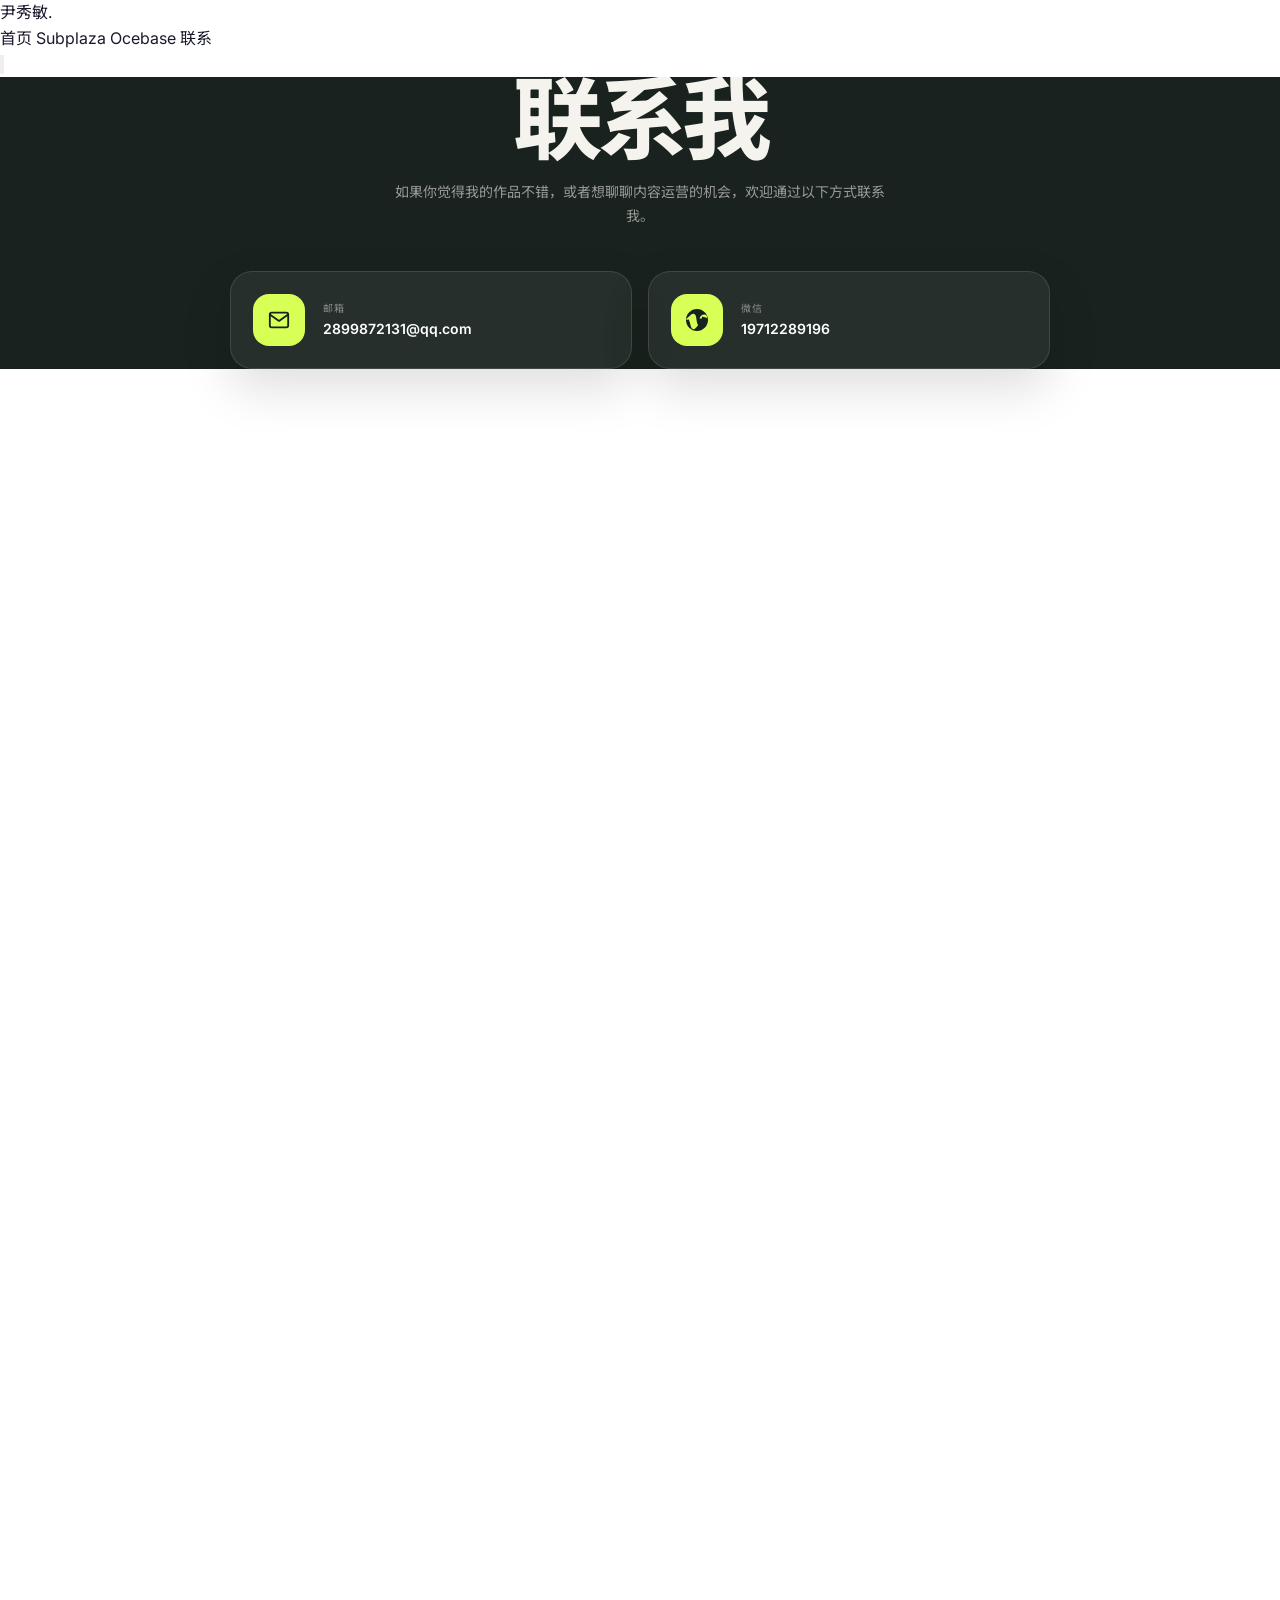
<file: contact.html>
<!DOCTYPE html>
<html lang="zh-CN">
<head>
  <meta charset="UTF-8">
  <meta name="viewport" content="width=device-width, initial-scale=1.0">
  <title>联系 · 尹秀敏</title>
  <link rel="preconnect" href="https://fonts.googleapis.com">
  <link rel="preconnect" href="https://fonts.gstatic.com" crossorigin>
  <link href="https://fonts.googleapis.com/css2?family=Inter:wght@400;500;600;700;800&family=Noto+Sans+SC:wght@400;500;700&display=swap" rel="stylesheet">
  <link rel="stylesheet" href="css/colors.css">
  <link rel="stylesheet" href="css/style.css">
</head>
<body>

  <!-- Navigation -->
  <nav class="nav">
    <div class="nav-inner">
      <a href="index.html" class="nav-logo">尹秀敏<span>.</span></a>
      <div class="nav-links" id="navLinks">
        <a href="index.html" class="nav-link">首页</a>
        <a href="subplaza.html" class="nav-link">Subplaza</a>
        <a href="ocebase.html" class="nav-link">Ocebase</a>
        <a href="contact.html" class="nav-link active">联系</a>
      </div>
      <button class="nav-menu-btn" aria-label="菜单" onclick="document.getElementById('navLinks').classList.toggle('open')">
        <svg viewBox="0 0 24 24" fill="none" stroke="currentColor" stroke-width="2" stroke-linecap="round" stroke-linejoin="round"><line x1="3" y1="12" x2="21" y2="12"/><line x1="3" y1="6" x2="21" y2="6"/><line x1="3" y1="18" x2="21" y2="18"/></svg>
      </button>
    </div>
  </nav>

  <!-- Main -->
  <main class="main">
    <section class="contact-section">
      <div class="container">
        <div class="contact-card fade-in">
          <h1>联系我</h1>
          <p>如果你觉得我的作品不错，或者想聊聊内容运营的机会，欢迎通过以下方式联系我。</p>

          <div class="contact-list">
            <a href="mailto:2899872131@qq.com" class="contact-item">
              <div class="contact-icon">
                <svg viewBox="0 0 24 24" fill="none" stroke="currentColor" stroke-width="2" stroke-linecap="round" stroke-linejoin="round"><path d="M4 4h16c1.1 0 2 .9 2 2v12c0 1.1-.9 2-2 2H4c-1.1 0-2-.9-2-2V6c0-1.1.9-2 2-2z"/><polyline points="22,6 12,13 2,6"/></svg>
              </div>
              <div class="contact-item-info">
                <div class="label">邮箱</div>
                <div class="value">2899872131@qq.com</div>
              </div>
            </a>

            <a href="#" class="contact-item">
              <div class="contact-icon">
                <svg viewBox="0 0 24 24" fill="currentColor"><path d="M12 0C5.4 0 0 5.4 0 12s5.4 12 12 12 12-5.4 12-12S18.6 0 12 0zm5.6 8.1c-.1 1.9-1.3 4.7-3.6 8.3-2.4 3.8-4.4 5.7-6 5.7-1 0-1.9-1-2.6-2.9-.5-1.7-1-3.5-1.4-5.2-.5-1.9-1.1-2.9-1.6-2.9-.1 0-.6.3-1.4.8l-.8-1c1.3-1.1 2.5-2.3 3.7-3.4 1.7-1.4 2.9-2.2 3.7-2.3 1.9-.2 3.1 1.2 3.5 4 .5 3.2.8 5.2 1 5.9.5 1.7 1 2.5 1.6 2.5.5 0 1.2-.7 2.1-2.2.9-1.5 1.4-2.6 1.5-3.4.1-1.1-.3-1.7-1.2-1.7-.4 0-.9.1-1.4.3 1-3.2 2.8-4.7 5.5-4.6 2 .1 2.9 1.4 2.8 3.7z"/></svg>
              </div>
              <div class="contact-item-info">
                <div class="label">微信</div>
                <div class="value">19712289196</div>
              </div>
            </a>
          </div>
        </div>
      </div>
    </section>
  </main>

  <!-- Footer -->
  <footer class="footer">
    <div class="container">© 2025 尹秀敏 · 内容运营求职作品集</div>
  </footer>

  <script src="js/main.js"></script>
</body>
</html>
</file>
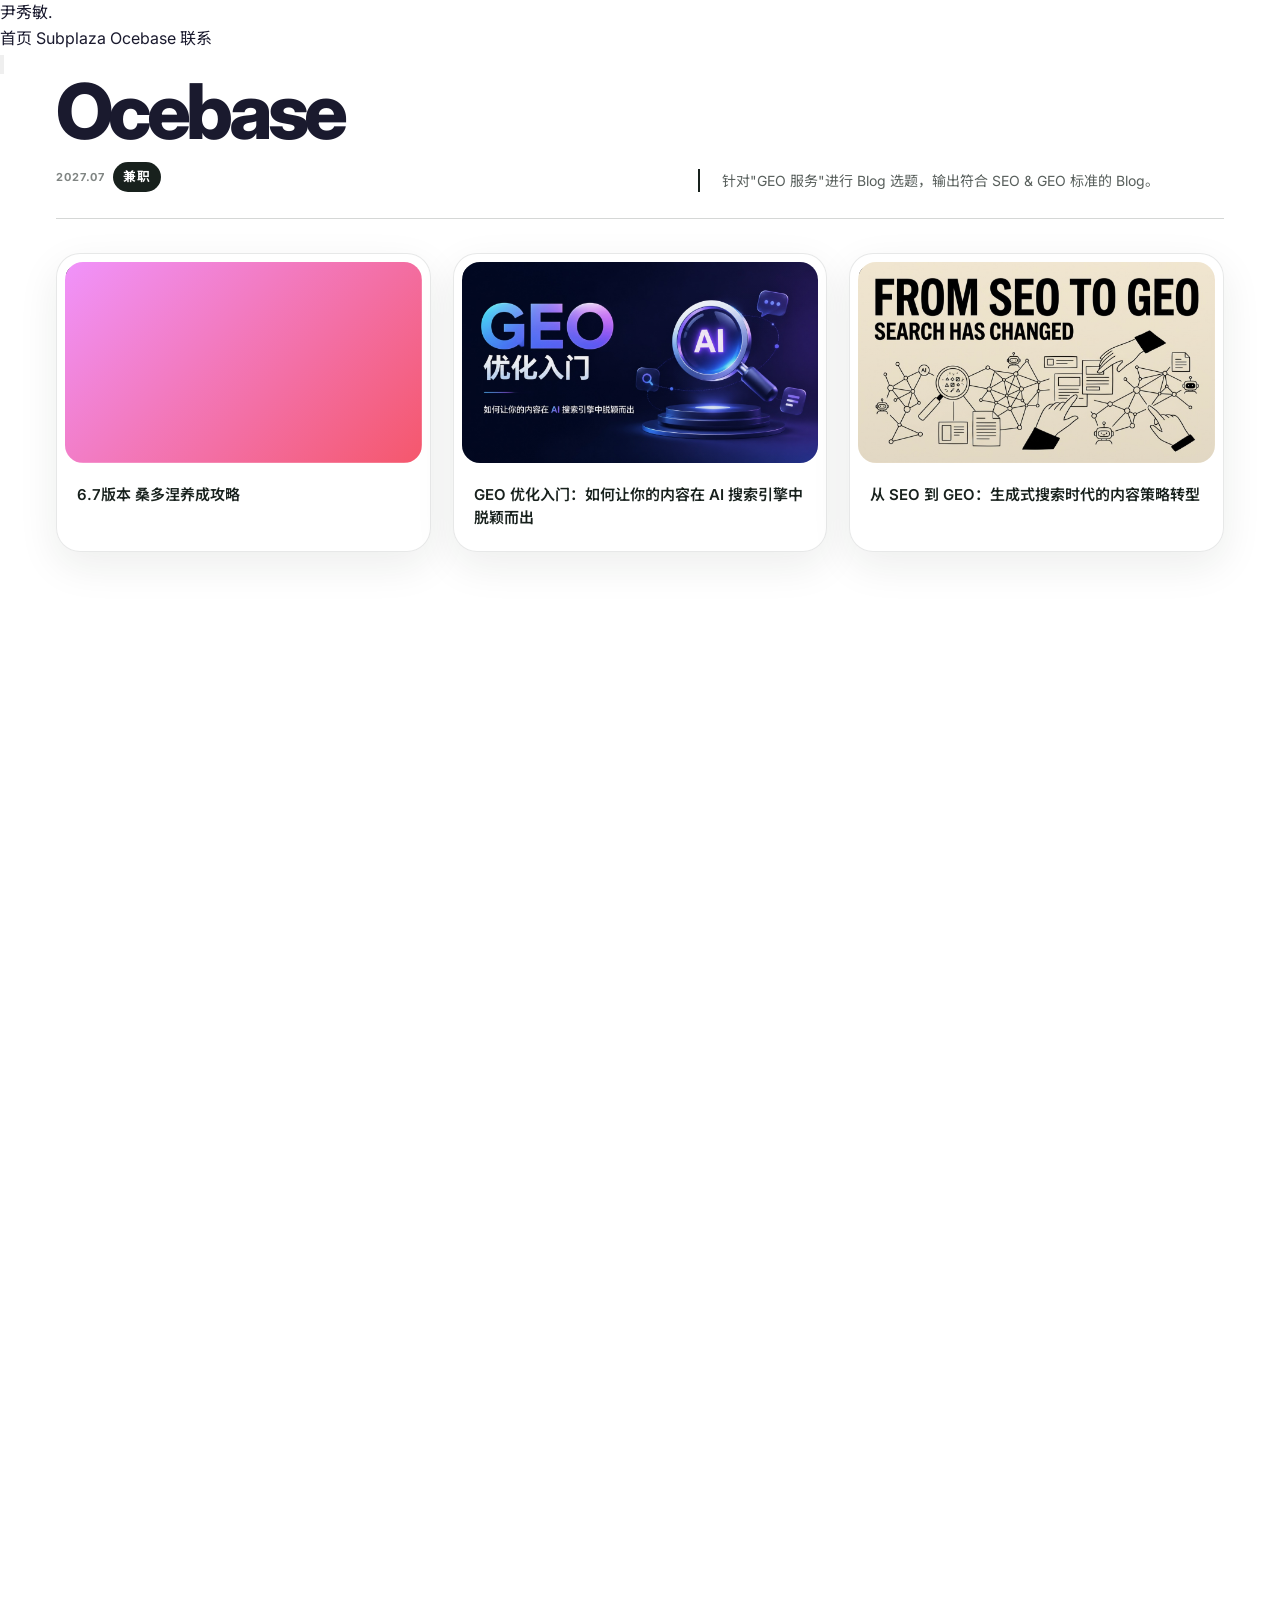
<file: ocebase.html>
<!DOCTYPE html>
<html lang="zh-CN">
<head>
  <meta charset="UTF-8">
  <meta name="viewport" content="width=device-width, initial-scale=1.0">
  <title>Ocebase · 兼职经历 · 尹秀敏</title>
  <link rel="preconnect" href="https://fonts.googleapis.com">
  <link rel="preconnect" href="https://fonts.gstatic.com" crossorigin>
  <link href="https://fonts.googleapis.com/css2?family=Inter:wght@400;500;600;700;800&family=Noto+Sans+SC:wght@400;500;700&display=swap" rel="stylesheet">
  <link rel="stylesheet" href="css/colors.css">
  <link rel="stylesheet" href="css/style.css">
</head>
<body>

  <!-- Navigation -->
  <nav class="nav">
    <div class="nav-inner">
      <a href="index.html" class="nav-logo">尹秀敏<span>.</span></a>
      <div class="nav-links" id="navLinks">
        <a href="index.html" class="nav-link">首页</a>
        <a href="subplaza.html" class="nav-link">Subplaza</a>
        <a href="ocebase.html" class="nav-link active">Ocebase</a>
        <a href="contact.html" class="nav-link">联系</a>
      </div>
      <button class="nav-menu-btn" aria-label="菜单" onclick="document.getElementById('navLinks').classList.toggle('open')">
        <svg viewBox="0 0 24 24" fill="none" stroke="currentColor" stroke-width="2" stroke-linecap="round" stroke-linejoin="round"><line x1="3" y1="12" x2="21" y2="12"/><line x1="3" y1="6" x2="21" y2="6"/><line x1="3" y1="18" x2="21" y2="18"/></svg>
      </button>
    </div>
  </nav>

  <!-- Main -->
  <main class="main">
    <div class="container">
      <!-- Experience Header -->
      <div class="exp-header fade-in">
        <div class="exp-header-left">
          <h2>Ocebase</h2>
          <p class="exp-meta">2027.07<span class="tag">兼职</span></p>
        </div>
        <div class="exp-header-right">
          针对"GEO 服务"进行 Blog 选题，输出符合 SEO &amp; GEO 标准的 Blog。
        </div>
      </div>

      <!-- Blog Grid -->
      <div class="blog-grid">
        <div class="blog-card fade-in-delay-1" data-blog="oce-1">
          <div class="blog-cover">
            <div class="cover-bg gradient-2"></div>
            <div class="cover-label">GEO 服务</div>
          </div>
          <div class="blog-body">
            <p class="blog-title">6.7版本 桑多涅养成攻略</p>
          </div>
        </div>

        <div class="blog-card fade-in-delay-1" data-blog="oce-2">
          <div class="blog-cover">
            <div class="cover-bg gradient-4"></div>
            <div class="cover-label">GEO 服务</div>
          </div>
          <div class="blog-body">
            <p class="blog-title">GEO 优化入门：如何让你的内容在 AI 搜索引擎中脱颖而出</p>
          </div>
        </div>

        <div class="blog-card fade-in-delay-1" data-blog="oce-3">
          <div class="blog-cover">
            <div class="cover-bg gradient-5"></div>
            <div class="cover-label">GEO 服务</div>
          </div>
          <div class="blog-body">
            <p class="blog-title">从 SEO 到 GEO：生成式搜索时代的内容策略转型</p>
          </div>
        </div>
      </div>
    </div>
  </main>

  <!-- Modal -->
  <div class="modal-overlay">
    <div class="modal">
      <button class="modal-close" aria-label="关闭">
        <svg viewBox="0 0 24 24" fill="none" stroke="currentColor" stroke-width="2" stroke-linecap="round" stroke-linejoin="round"><line x1="18" y1="6" x2="6" y2="18"/><line x1="6" y1="6" x2="18" y2="18"/></svg>
      </button>
      <div class="modal-cover"><div class="cover-bg"></div></div>
      <div class="modal-content">
        <h2 class="modal-title"></h2>
        <div class="modal-meta"></div>
        <div class="modal-article"></div>
      </div>
    </div>
  </div>

  <!-- Footer -->
  <footer class="footer">
    <div class="container">© 2025 尹秀敏 · 内容运营求职作品集</div>
  </footer>

  <script>
  window.__blogData = {
    "oce-1": {
      gradient: "gradient-2",
      title: "6.7版本 桑多涅养成攻略",
      meta: 'Ocebase<span class="dot"></span>2027.07<span class="dot"></span>GEO 服务',
      content: '\
        <h3>桑多涅角色定位</h3>\
        <p>桑多涅是 6.7 版本新增的风系角色，定位为副 C / 辅助输出。其技能机制围绕风元素扩散展开，能够为队伍提供稳定的元素反应触发和增伤效果。</p>\
        \
        <h3>武器选择</h3>\
        <ul>\
          <li>五星首选：提供元素伤害加成与暴击属性，最大化扩散伤害</li>\
          <li>四星替代：充能效率武器，保证技能循环流畅</li>\
          <li>F2P 推荐：活动赠送武器即可满足基础需求</li>\
        </ul>\
        \
        <h3>圣遗物搭配</h3>\
        <p>推荐翠绿之影 4 件套，利用风套减抗效果提升全队输出。主词条选择：时之沙（元素精通/充能效率）、空之杯（风元素伤害）、理之冠（暴击率/暴击伤害）。</p>\
        \
        <h3>队伍搭配</h3>\
        <ul>\
          <li>扩散反应队：桑多涅 + 火系主 C + 水系辅助 + 生存位</li>\
          <li>双风速切队：桑多涅 + 另一风系角色 + 双元素输出</li>\
        </ul>\
        \
        <h3>养成优先级</h3>\
        <p>优先提升元素战技等级，其次为元素爆发。天赋推荐 1-9-9 的加点顺序，以扩散伤害为核心输出手段。</p>\
      '
    },
    "oce-2": {
      gradient: "gradient-4",
      title: "GEO 优化入门：如何让你的内容在 AI 搜索引擎中脱颖而出",
      meta: 'Ocebase<span class="dot"></span>2027.07<span class="dot"></span>GEO 服务',
      content: '\
        <h3>什么是 GEO？</h3>\
        <p>GEO（Generative Engine Optimization，生成式引擎优化）是针对 AI 搜索引擎（如 Perplexity、Google SGE、Bing Copilot）的内容优化策略。与传统 SEO 不同，GEO 更关注内容的语义结构、权威性和可引用性。</p>\
        \
        <h3>GEO 与 SEO 的核心区别</h3>\
        <ul>\
          <li>SEO 面向爬虫索引，GEO 面向大模型理解</li>\
          <li>SEO 追求关键词排名，GEO 追求被 AI 引用</li>\
          <li>SEO 依赖链接权重，GEO 依赖内容质量和结构化</li>\
        </ul>\
        \
        <h3>GEO 优化核心策略</h3>\
        <ul>\
          <li>结构化内容：使用清晰的标题层级和列表格式</li>\
          <li>事实性陈述：提供具体数据、引用来源，增强可信度</li>\
          <li>语义完整性：确保段落自包含，便于 AI 提取</li>\
          <li>权威信号：作者信息、专业背景、引用文献</li>\
        </ul>\
        \
        <h3>实操建议</h3>\
        <p>从内容创作入手，每篇文章确保有明确的问题定义、解决方案和总结。使用 Schema.org 标记增强结构化数据。定期监控 AI 搜索引擎中的引用情况，迭代优化内容策略。</p>\
      '
    },
    "oce-3": {
      gradient: "gradient-5",
      title: "从 SEO 到 GEO：生成式搜索时代的内容策略转型",
      meta: 'Ocebase<span class="dot"></span>2027.07<span class="dot"></span>GEO 服务',
      content: '\
        <h3>搜索范式的变迁</h3>\
        <p>随着 ChatGPT、Perplexity、Google SGE 等生成式搜索工具的崛起，用户获取信息的方式正在发生根本性变化。从"关键词搜索 → 链接点击"的模式，转向"自然语言提问 → AI 生成答案"的模式。</p>\
        \
        <h3>传统 SEO 的局限</h3>\
        <ul>\
          <li>关键词堆砌在 AI 搜索中不再有效</li>\
          <li>排名靠前不等于被 AI 引用</li>\
          <li>用户越来越倾向于直接获取答案而非点击链接</li>\
        </ul>\
        \
        <h3>GEO 时代的应对策略</h3>\
        <ul>\
          <li>内容深度 > 关键词密度：提供有价值的原创分析</li>\
          <li>结构化表达：让 AI 更容易理解和提取你的内容</li>\
          <li>多模态覆盖：图文结合，增加被引用的概率</li>\
          <li>品牌权威性建设：建立行业信任度</li>\
        </ul>\
        \
        <h3>未来展望</h3>\
        <p>GEO 并非取代 SEO，而是 SEO 的进化。未来的内容策略需要同时兼顾传统搜索引擎和生成式引擎，实现双轨优化。企业应尽早布局 GEO，在 AI 搜索时代抢占先机。</p>\
      '
    }
  };
  </script>
  <script src="js/main.js"></script>
</body>
</html>
</file>
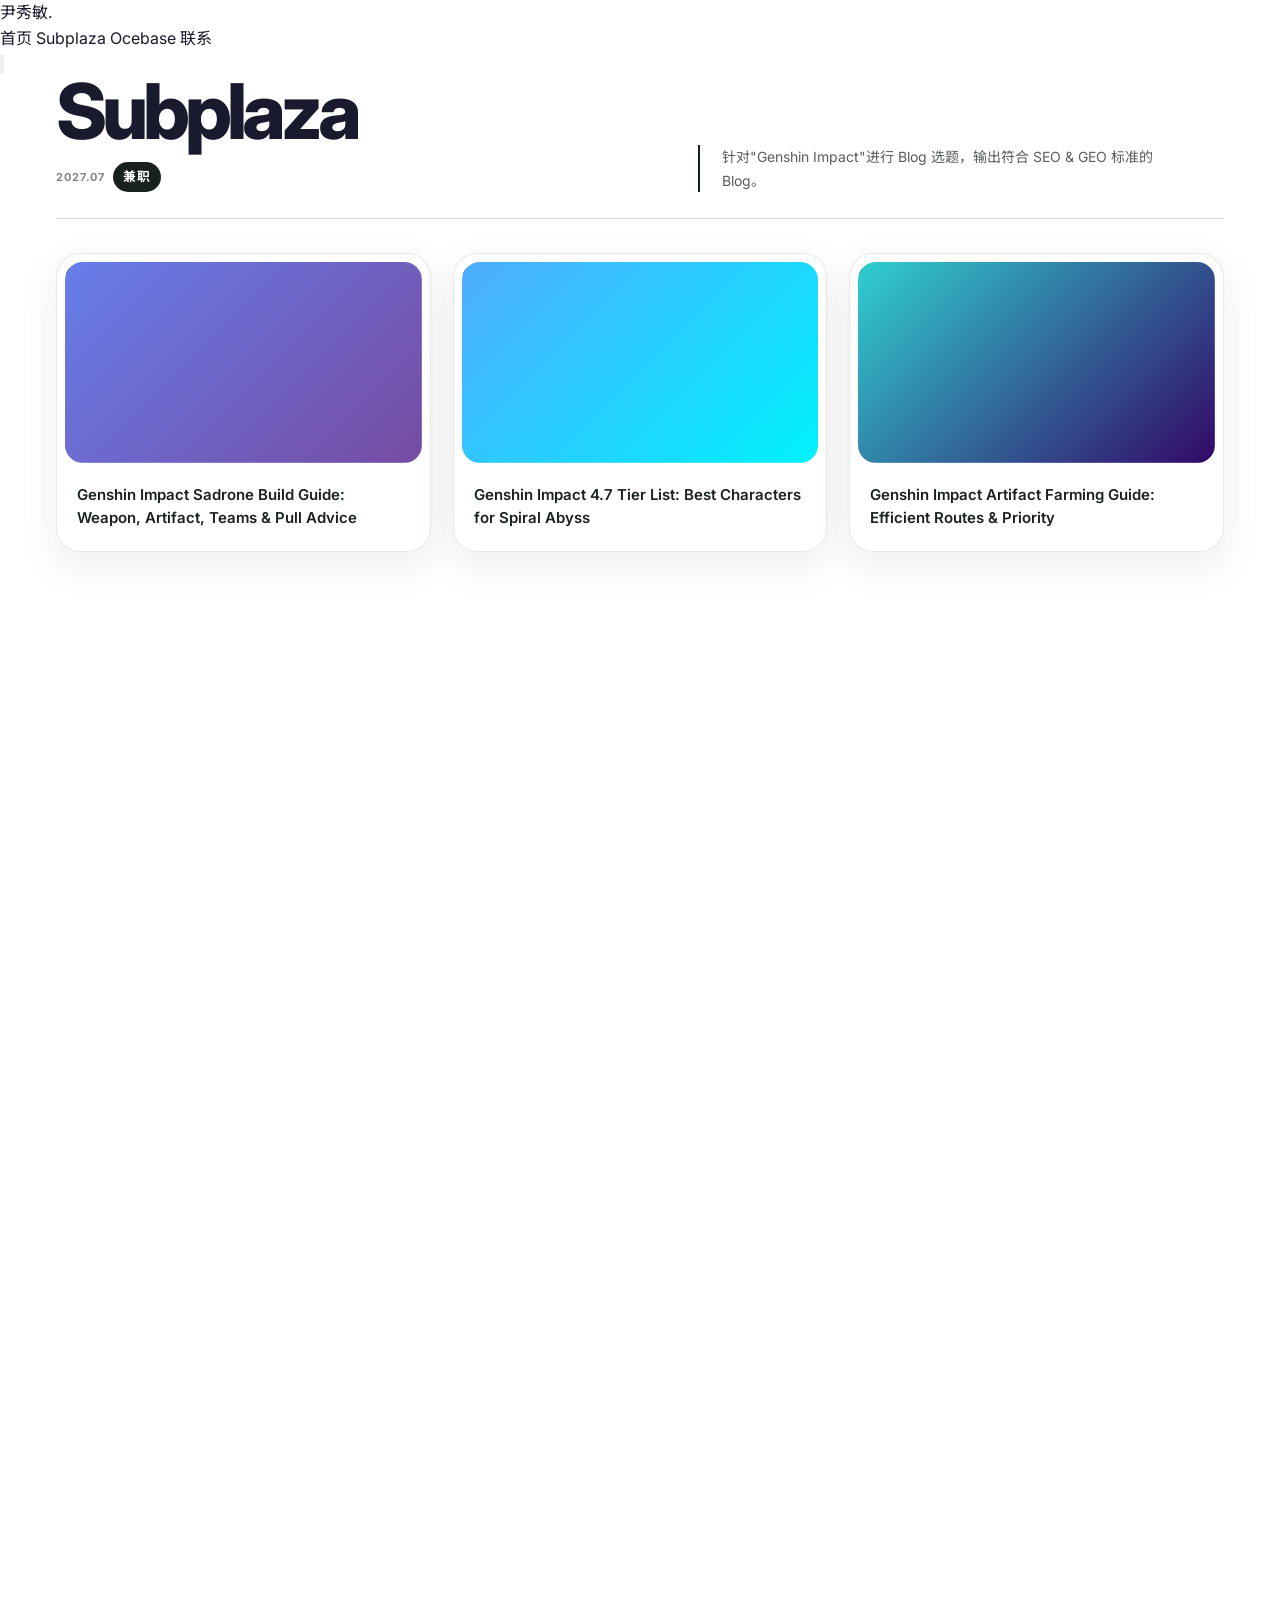
<file: subplaza.html>
<!DOCTYPE html>
<html lang="zh-CN">
<head>
  <meta charset="UTF-8">
  <meta name="viewport" content="width=device-width, initial-scale=1.0">
  <title>Subplaza · 兼职经历 · 尹秀敏</title>
  <link rel="preconnect" href="https://fonts.googleapis.com">
  <link rel="preconnect" href="https://fonts.gstatic.com" crossorigin>
  <link href="https://fonts.googleapis.com/css2?family=Inter:wght@400;500;600;700;800&family=Noto+Sans+SC:wght@400;500;700&display=swap" rel="stylesheet">
  <link rel="stylesheet" href="css/colors.css">
  <link rel="stylesheet" href="css/style.css">
</head>
<body>

  <!-- Navigation -->
  <nav class="nav">
    <div class="nav-inner">
      <a href="index.html" class="nav-logo">尹秀敏<span>.</span></a>
      <div class="nav-links" id="navLinks">
        <a href="index.html" class="nav-link">首页</a>
        <a href="subplaza.html" class="nav-link active">Subplaza</a>
        <a href="ocebase.html" class="nav-link">Ocebase</a>
        <a href="contact.html" class="nav-link">联系</a>
      </div>
      <button class="nav-menu-btn" aria-label="菜单" onclick="document.getElementById('navLinks').classList.toggle('open')">
        <svg viewBox="0 0 24 24" fill="none" stroke="currentColor" stroke-width="2" stroke-linecap="round" stroke-linejoin="round"><line x1="3" y1="12" x2="21" y2="12"/><line x1="3" y1="6" x2="21" y2="6"/><line x1="3" y1="18" x2="21" y2="18"/></svg>
      </button>
    </div>
  </nav>

  <!-- Main -->
  <main class="main">
    <div class="container">
      <!-- Experience Header -->
      <div class="exp-header fade-in">
        <div class="exp-header-left">
          <h2>Subplaza</h2>
          <p class="exp-meta">2027.07<span class="tag">兼职</span></p>
        </div>
        <div class="exp-header-right">
          针对"Genshin Impact"进行 Blog 选题，输出符合 SEO &amp; GEO 标准的 Blog。
        </div>
      </div>

      <!-- Blog Grid -->
      <div class="blog-grid">
        <div class="blog-card fade-in-delay-1" data-blog="sub-1">
          <div class="blog-cover">
            <div class="cover-bg gradient-1"></div>
            <div class="cover-label">Genshin Impact</div>
          </div>
          <div class="blog-body">
            <p class="blog-title">Genshin Impact Sadrone Build Guide: Weapon, Artifact, Teams &amp; Pull Advice</p>
          </div>
        </div>

        <div class="blog-card fade-in-delay-1" data-blog="sub-2">
          <div class="blog-cover">
            <div class="cover-bg gradient-3"></div>
            <div class="cover-label">Genshin Impact</div>
          </div>
          <div class="blog-body">
            <p class="blog-title">Genshin Impact 4.7 Tier List: Best Characters for Spiral Abyss</p>
          </div>
        </div>

        <div class="blog-card fade-in-delay-1" data-blog="sub-3">
          <div class="blog-cover">
            <div class="cover-bg gradient-6"></div>
            <div class="cover-label">Genshin Impact</div>
          </div>
          <div class="blog-body">
            <p class="blog-title">Genshin Impact Artifact Farming Guide: Efficient Routes &amp; Priority</p>
          </div>
        </div>
      </div>
    </div>
  </main>

  <!-- Modal -->
  <div class="modal-overlay">
    <div class="modal">
      <button class="modal-close" aria-label="关闭">
        <svg viewBox="0 0 24 24" fill="none" stroke="currentColor" stroke-width="2" stroke-linecap="round" stroke-linejoin="round"><line x1="18" y1="6" x2="6" y2="18"/><line x1="6" y1="6" x2="18" y2="18"/></svg>
      </button>
      <div class="modal-cover"><div class="cover-bg"></div></div>
      <div class="modal-content">
        <h2 class="modal-title"></h2>
        <div class="modal-meta"></div>
        <div class="modal-article"></div>
      </div>
    </div>
  </div>

  <!-- Footer -->
  <footer class="footer">
    <div class="container">© 2025 尹秀敏 · 内容运营求职作品集</div>
  </footer>

  <script>
  window.__blogData = {
    "sub-1": {
      gradient: "gradient-1",
      title: "Genshin Impact Sadrone Build Guide: Weapon, Artifact, Teams & Pull Advice",
      meta: 'Subplaza<span class="dot"></span>2027.07<span class="dot"></span>Genshin Impact',
      content: '\
        <h3>角色概述</h3>\
        <p>Sadrone 是 Genshin Impact 中一位极具潜力的角色，凭借其独特的技能机制和元素反应能力，在当前版本中表现出色。本攻略将从武器选择、圣遗物搭配、队伍组建以及抽卡建议四个维度进行全面解析。</p>\
        \
        <h3>武器推荐</h3>\
        <ul>\
          <li>首选武器：提供高额元素伤害加成，完美契合 Sadrone 的输出模式</li>\
          <li>替代武器：四星武器中的优质选择，适合 F2P 玩家</li>\
          <li>过渡武器：前期可用的三星武器，帮助平滑过渡</li>\
        </ul>\
        \
        <h3>圣遗物搭配</h3>\
        <p>主词条推荐：时之沙（攻击力%）、空之杯（元素伤害%）、理之冠（暴击率/暴击伤害）。副词条优先级为暴击率 > 暴击伤害 > 攻击力% > 元素精通。</p>\
        \
        <h3>队伍组建</h3>\
        <ul>\
          <li>蒸发队：Sadrone + 水系辅助 + 增伤辅助 + 生存位</li>\
          <li>超载队：Sadrone + 雷系角色 + 风系扩散 + 护盾角色</li>\
          <li>纯色队：同元素共鸣最大化输出</li>\
        </ul>\
        \
        <h3>抽卡建议</h3>\
        <p>对于新手玩家，建议优先获取 Sadrone 的命之座关键节点（C2 和 C6）。对于资源有限的玩家，零命 Sadrone 搭配合适的武器和圣遗物同样可以应对大部分内容。</p>\
      '
    },
    "sub-2": {
      gradient: "gradient-3",
      title: "Genshin Impact 4.7 Tier List: Best Characters for Spiral Abyss",
      meta: 'Subplaza<span class="dot"></span>2027.07<span class="dot"></span>Genshin Impact',
      content: '\
        <h3>4.7 版本环境概述</h3>\
        <p>4.7 版本带来了全新的 Spiral Abyss 环境，深境螺旋的怪物配置和机制均有调整。本篇 Tier List 基于实际测试数据和社区反馈，对当前版本的角色强度进行综合评估。</p>\
        \
        <h3>T0 级别 — 必练角色</h3>\
        <ul>\
          <li>纳西妲：草系核心，反应队伍的基石</li>\
          <li>芙宁娜：全队增伤天花板，适配多种队伍</li>\
          <li>雷电将军：充能 + 输出一体化，泛用性极强</li>\
        </ul>\
        \
        <h3>T1 级别 — 强力推荐</h3>\
        <ul>\
          <li>夜兰：高频水系输出，大世界与深渊双优</li>\
          <li>钟离：最强护盾，生存保障</li>\
          <li>万叶：聚怪 + 增伤，风系辅助首选</li>\
        </ul>\
        \
        <h3>Spiral Abyss 实战技巧</h3>\
        <p>在 4.7 版本的深渊中，合理利用元素反应和角色切换时机是通关关键。建议上半队伍以单体爆发为主，下半队伍以持续输出和范围伤害为主。</p>\
      '
    },
    "sub-3": {
      gradient: "gradient-6",
      title: "Genshin Impact Artifact Farming Guide: Efficient Routes & Priority",
      meta: 'Subplaza<span class="dot"></span>2027.07<span class="dot"></span>Genshin Impact',
      content: '\
        <h3>圣遗物刷取优先级</h3>\
        <p>圣遗物是角色养成中最耗时也最影响体验的部分。合理规划刷取顺序，可以最大化树脂的使用效率。建议按照主 C > 关键辅助 > 副 C 的顺序进行投入。</p>\
        \
        <h3>高效刷取路线</h3>\
        <ul>\
          <li>绝缘之旗印：适合需要充能的角色，优先级最高</li>\
          <li>饰金之梦：草系反应队伍核心圣遗物</li>\
          <li>沉沦之心：水系输出角色的首选</li>\
          <li>逐影猎人：暴击率加成优秀，适配多种输出角色</li>\
        </ul>\
        \
        <h3>树脂分配策略</h3>\
        <p>前期（AR 1-40）：以角色突破材料和天赋书为主，圣遗物只需过渡用。中期（AR 40-50）：开始集中刷取主 C 的圣遗物套装。后期（AR 50+）：精细优化副词条，追求双暴属性。</p>\
        \
        <h3>常见误区</h3>\
        <ul>\
          <li>不要过早投入树脂刷圣遗物，等级和天赋优先</li>\
          <li>四圣遗物主词条正确即可使用，不必追求完美副词条</li>\
          <li>合理利用圣遗物转换功能，减少体力浪费</li>\
        </ul>\
      '
    }
  };
  </script>
  <script src="js/main.js"></script>
</body>
</html>
</file>
<file: css/colors.css>
:root {
  --bg: #ffffff;
  --bg-secondary: #f7f7f8;
  --bg-tertiary: #eeeef1;
  --text: #1a1a2e;
  --text-secondary: #6b7280;
  --text-tertiary: #9ca3af;
  --border: #e5e7eb;
  --border-light: #f0f0f3;
  --accent: #6366f1;
  --accent-hover: #4f46e5;
  --accent-light: #818cf8;
  --accent-bg: rgba(99, 102, 241, 0.08);
  --card-bg: #ffffff;
  --card-hover-bg: #fafafa;
  --shadow-sm: 0 1px 2px rgba(0, 0, 0, 0.04);
  --shadow-md: 0 4px 16px rgba(0, 0, 0, 0.08);
  --shadow-lg: 0 16px 40px rgba(0, 0, 0, 0.12);
  --overlay: rgba(0, 0, 0, 0.45);
  --modal-bg: #ffffff;
  --nav-bg: rgba(255, 255, 255, 0.82);
  --gradient-1: linear-gradient(135deg, #667eea 0%, #764ba2 100%);
  --gradient-2: linear-gradient(135deg, #f093fb 0%, #f5576c 100%);
  --gradient-3: linear-gradient(135deg, #4facfe 0%, #00f2fe 100%);
  --gradient-4: linear-gradient(135deg, #43e97b 0%, #38f9d7 100%);
  --gradient-5: linear-gradient(135deg, #fa709a 0%, #fee140 100%);
  --gradient-6: linear-gradient(135deg, #30cfd0 0%, #330867 100%);
}
</file>
<file: css/style.css>
*,
*::before,
*::after {
  margin: 0;
  padding: 0;
  box-sizing: border-box;
}

html {
  scroll-behavior: smooth;
  -webkit-text-size-adjust: 100%;
  height: 100%;
  overflow: hidden;
}

body {
  font-family: "Inter", "Noto Sans SC", -apple-system, BlinkMacSystemFont,
    "Segoe UI", Roboto, sans-serif;
  background: var(--bg);
  color: var(--text);
  line-height: 1.6;
  height: 100%;
  overflow: hidden;
  transition: background 0.3s ease, color 0.3s ease;
  -webkit-font-smoothing: antialiased;
  -moz-osx-font-smoothing: grayscale;
}

a {
  color: inherit;
  text-decoration: none;
}

img {
  max-width: 100%;
  display: block;
}

ul {
  list-style: none;
}

/* ===== Container ===== */
.container {
  max-width: 1120px;
  margin: 0 auto;
  padding: 0 24px;
}

/* ===== Floating Controls ===== */

/* ===== Main — Full-Page Scroll Container ===== */
.main {
  height: 100vh;
  overflow: hidden;
  position: relative;
}

.scroll-track {
  will-change: transform;
}

.scroll-track.animating {
  transition: transform 0.6s cubic-bezier(0.33, 1, 0.68, 1);
}

/* ===== Snap Section (shared) ===== */
.snap-section {
  height: 100vh;
  display: flex;
  flex-direction: column;
  justify-content: center;
  overflow: hidden;
}

/* ===== Hero / Intro Section ===== */
.hero {
  padding: 0 0 0;
}

.hero-grid {
  display: grid;
  grid-template-columns: 1fr 1fr;
  gap: 64px;
  align-items: center;
}

.hero-left h1 {
  font-size: 2.75rem;
  font-weight: 800;
  letter-spacing: -0.03em;
  margin-bottom: 16px;
  line-height: 1.15;
}

.hero-meta {
  font-size: 1rem;
  color: var(--text-secondary);
  margin-bottom: 28px;
  line-height: 1.7;
}

.hero-meta .dot {
  margin: 0 6px;
  color: var(--text-tertiary);
}

.hero-looking {
  display: inline-flex;
  align-items: center;
  gap: 8px;
  padding: 10px 20px;
  background: var(--accent-bg);
  color: var(--accent);
  border-radius: 100px;
  font-size: 0.9rem;
  font-weight: 600;
}

.hero-looking svg {
  width: 16px;
  height: 16px;
}

/* ===== Avatar ===== */
.hero-right {
  display: flex;
  justify-content: center;
  align-items: center;
}

.avatar-wrap {
  position: relative;
  width: 280px;
  height: 280px;
}

.avatar-circle {
  width: 100%;
  height: 100%;
  border-radius: 50%;
  background: var(--gradient-1);
  display: flex;
  align-items: center;
  justify-content: center;
  position: relative;
  overflow: hidden;
  box-shadow: var(--shadow-lg);
}

.avatar-text {
  font-size: 5rem;
  font-weight: 800;
  color: rgba(255, 255, 255, 0.95);
  letter-spacing: -0.02em;
}

/* Decorative shapes */
.deco {
  position: absolute;
  pointer-events: none;
}

.deco-1 {
  top: -12px;
  right: 10px;
  width: 40px;
  height: 40px;
  border: 3px solid var(--accent-light);
  border-radius: 50%;
  opacity: 0.6;
}

.deco-2 {
  bottom: 8px;
  left: -16px;
  width: 32px;
  height: 32px;
  background: var(--gradient-3);
  border-radius: 8px;
  transform: rotate(15deg);
  opacity: 0.7;
}

.deco-3 {
  top: 40%;
  right: -20px;
  width: 16px;
  height: 16px;
  background: var(--accent);
  border-radius: 50%;
  opacity: 0.5;
}

.deco-4 {
  bottom: -8px;
  right: 30%;
  width: 24px;
  height: 24px;
  border: 2px dashed var(--accent-light);
  border-radius: 50%;
  opacity: 0.5;
}

.deco-5 {
  top: 20%;
  left: -10px;
  width: 12px;
  height: 12px;
  background: var(--gradient-5);
  border-radius: 3px;
  transform: rotate(45deg);
  opacity: 0.6;
}

/* ===== Gradient utilities ===== */
.gradient-1 { background: var(--gradient-1); }
.gradient-2 { background: var(--gradient-2); }
.gradient-3 { background: var(--gradient-3); }
.gradient-4 { background: var(--gradient-4); }
.gradient-5 { background: var(--gradient-5); }
.gradient-6 { background: var(--gradient-6); }

/* ===== Section Header ===== */
.section {
  padding: 0;
  border-top: 1px solid var(--border);
}

.section-title {
  font-size: 1.5rem;
  font-weight: 700;
  letter-spacing: -0.02em;
  margin-bottom: 32px;
}

/* ===== Experience Header ===== */
.exp-header {
  display: grid;
  grid-template-columns: 1fr 1.4fr;
  gap: 32px;
  padding: 0 0 28px;
  border-bottom: 1px solid var(--border);
  margin-bottom: 28px;
}

.exp-header-left h2 {
  font-size: 1.75rem;
  font-weight: 800;
  letter-spacing: -0.02em;
  margin-bottom: 8px;
}

.exp-header-left .exp-meta {
  font-size: 0.875rem;
  color: var(--text-secondary);
}

.exp-header-left .exp-meta .tag {
  display: inline-block;
  padding: 3px 10px;
  background: var(--bg-tertiary);
  border-radius: 6px;
  font-size: 0.8rem;
  margin-left: 8px;
}

.exp-header-right {
  display: flex;
  align-items: center;
  font-size: 0.95rem;
  color: var(--text-secondary);
  line-height: 1.7;
}

/* ===== Blog Grid ===== */
.blog-grid {
  display: grid;
  grid-template-columns: repeat(3, 1fr);
  gap: 20px;
}

.blog-scroll {
  display: flex;
  flex-direction: column-reverse;
  overflow-x: auto;
  overflow-y: hidden;
  -webkit-overflow-scrolling: auto;
  scroll-snap-type: x proximity;
  scrollbar-width: thin;
  scrollbar-color: rgba(24, 33, 29, 0.2) rgba(24, 33, 29, 0.06);
  overscroll-behavior-x: contain;
}

.blog-scroll::-webkit-scrollbar {
  height: 6px;
}

.blog-scroll::-webkit-scrollbar-track {
  background: rgba(24, 33, 29, 0.06);
  border-radius: 3px;
}

.blog-scroll::-webkit-scrollbar-thumb {
  background: rgba(24, 33, 29, 0.2);
  border-radius: 3px;
}

.blog-scroll::-webkit-scrollbar-thumb:hover {
  background: rgba(24, 33, 29, 0.35);
}

.blog-scroll-inner {
  display: flex;
  flex-direction: row;
  gap: 20px;
}

.blog-scroll-inner > .blog-card {
  flex: 0 0 28%;
  scroll-snap-align: start;
}

.blog-card {
  background: var(--card-bg);
  border: 1px solid var(--border);
  border-radius: 16px;
  overflow: hidden;
  cursor: pointer;
  transition: transform 0.25s ease, box-shadow 0.25s ease,
    border-color 0.25s ease;
}

.blog-card:hover {
  transform: translateY(-4px);
  box-shadow: var(--shadow-md);
  border-color: var(--accent-light);
}

.blog-cover {
  width: 100%;
  aspect-ratio: 16 / 9;
  position: relative;
  overflow: hidden;
}

.blog-cover .cover-bg {
  position: absolute;
  inset: 0;
  display: flex;
  align-items: center;
  justify-content: center;
  background-size: cover;
  background-position: center;
  background-repeat: no-repeat;
}

.blog-cover .cover-bg.cover-img {
  background-image: linear-gradient(rgba(0,0,0,0.02), rgba(0,0,0,0.08)), url('../images/sandrone-cover.jpg');
}

.blog-cover .cover-bg.cover-img-2 {
  background-image: linear-gradient(rgba(0,0,0,0.02), rgba(0,0,0,0.08)), url('../images/tierlist-cover.jpg');
}

.blog-cover .cover-bg.cover-img-3 {
  background-image: linear-gradient(rgba(0,0,0,0.02), rgba(0,0,0,0.08)), url('../images/sub3-cover.jpg');
}

.blog-cover .cover-bg.gradient-4 {
  background-image: linear-gradient(rgba(0,0,0,0.02), rgba(0,0,0,0.08)), url('../images/oce-2-cover.jpg');
}

.blog-cover .cover-bg.gradient-5 {
  background-image: linear-gradient(rgba(0,0,0,0.02), rgba(0,0,0,0.08)), url('../images/oce-3-cover.jpg');
}

.blog-cover .cover-bg.gradient-7 {
  background-image: linear-gradient(rgba(0,0,0,0.02), rgba(0,0,0,0.08)), url('../images/oce-4-cover.jpg');
}

.blog-cover .cover-bg.cover-duo-1 {
  background-image: linear-gradient(rgba(0,0,0,0.02), rgba(0,0,0,0.08)), url('../images/duo-1-cover.jpg');
}

.blog-cover .cover-bg.cover-duo-2 {
  background-image: linear-gradient(rgba(0,0,0,0.02), rgba(0,0,0,0.08)), url('../images/duo-2-cover.jpg');
}

.blog-cover .cover-bg.cover-duo-3 {
  background-image: linear-gradient(rgba(0,0,0,0.02), rgba(0,0,0,0.08)), url('../images/duo-3-cover.jpg');
}

.modal-cover .cover-bg.gradient-1 {
  background-image: url('../images/sandrone-cover.jpg') !important;
  background-size: cover;
  background-position: center;
}

.modal-cover .cover-bg.gradient-3 {
  background-image: url('../images/tierlist-cover.jpg') !important;
  background-size: cover;
  background-position: center;
}

.modal-cover .cover-bg.gradient-6 {
  background-image: url('../images/sub3-cover.jpg') !important;
  background-size: cover;
  background-position: center;
}

.modal-cover .cover-bg.gradient-4 {
  background-image: url('../images/oce-2-cover.jpg') !important;
  background-size: cover;
  background-position: center;
}

.modal-cover .cover-bg.gradient-5 {
  background-image: url('../images/oce-3-cover.jpg') !important;
  background-size: cover;
  background-position: center;
}

.modal-cover .cover-bg.gradient-7 {
  background-image: url('../images/oce-4-cover.jpg') !important;
  background-size: cover;
  background-position: center;
}

.modal-cover .cover-bg.cover-duo-1 {
  background-image: url('../images/duo-1-cover.jpg') !important;
  background-size: cover;
  background-position: center;
}

.modal-cover .cover-bg.cover-duo-2 {
  background-image: url('../images/duo-2-cover.jpg') !important;
  background-size: cover;
  background-position: center;
}

.modal-cover .cover-bg.cover-duo-3 {
  background-image: url('../images/duo-3-cover.jpg') !important;
  background-size: cover;
  background-position: center;
}

.modal {
  scrollbar-width: none;
  -ms-overflow-style: none;
}

.modal::-webkit-scrollbar {
  display: none;
}

.blog-body {
  padding: 14px 16px 16px;
}

.blog-title {
  font-size: 0.95rem;
  font-weight: 600;
  line-height: 1.5;
  color: var(--text);
  display: -webkit-box;
  -webkit-line-clamp: 2;
  line-clamp: 2;
  -webkit-box-orient: vertical;
  overflow: hidden;
}

.blog-card:hover .blog-title {
  color: var(--accent);
}

/* ===== Workflow Rail ===== */
.workflow-rail {
  display: grid;
  grid-template-columns: repeat(9, minmax(0, 1fr));
  gap: 0;
  margin-top: 8px;
  border-top: 1px solid var(--border);
  border-bottom: 1px solid var(--border);
}

.workflow-rail-inner {
  display: contents;
}

.workflow-step {
  display: flex;
  flex-direction: column;
  padding: 16px 10px;
  border-left: 1px solid var(--border);
  min-width: 0;
  overflow: hidden;
}

.workflow-step:first-child {
  border-left: none;
}

.workflow-number {
  font-size: 1rem;
  font-weight: 800;
  letter-spacing: -0.02em;
  color: var(--accent);
  opacity: 0.5;
  margin-bottom: 8px;
}

.workflow-step h3 {
  font-size: 0.9rem;
  font-weight: 700;
  margin-bottom: 6px;
  line-height: 1.3;
}

.workflow-step p {
  font-size: 0.8rem;
  color: var(--text-secondary);
  line-height: 1.5;
}

.workflow-tools {
  display: flex;
  flex-direction: column;
  gap: 3px;
  margin-top: 8px;
}

.wf-tool {
  display: flex;
  align-items: center;
  gap: 5px;
  font-size: 0.62rem;
  font-weight: 600;
  line-height: 1.3;
  color: var(--text-secondary);
  white-space: nowrap;
  overflow: hidden;
  text-overflow: ellipsis;
}

.wf-tool::before {
  content: '';
  flex-shrink: 0;
  width: 6px;
  height: 6px;
  border-radius: 50%;
  background: var(--tc, var(--accent));
}

/* ===== Modal ===== */
.modal-overlay {
  position: fixed;
  inset: 0;
  z-index: 200;
  background: var(--overlay);
  backdrop-filter: blur(4px);
  -webkit-backdrop-filter: blur(4px);
  display: flex;
  align-items: center;
  justify-content: center;
  padding: 40px;
  opacity: 0;
  visibility: hidden;
  transition: opacity 0.25s ease, visibility 0.25s ease;
}

.modal-overlay.active {
  opacity: 1;
  visibility: visible;
}

.modal {
  background: var(--modal-bg);
  border-radius: 20px;
  max-width: 720px;
  width: 100%;
  max-height: 85vh;
  overflow-y: auto;
  position: relative;
  transform: scale(0.95) translateY(20px);
  transition: transform 0.25s ease;
  box-shadow: var(--shadow-lg);
}

.modal-overlay.active .modal {
  transform: scale(1) translateY(0);
}

.modal-close {
  position: absolute;
  top: 16px;
  left: 16px;
  width: 40px;
  height: 40px;
  display: flex;
  align-items: center;
  justify-content: center;
  border: none;
  border-radius: 12px;
  background: var(--bg-tertiary);
  color: var(--text);
  cursor: pointer;
  z-index: 1;
  transition: background 0.2s, transform 0.2s;
}

.modal-close:hover {
  background: var(--border);
  transform: scale(1.05);
}

.modal-close svg {
  width: 20px;
  height: 20px;
}

.modal-cover {
  width: 100%;
  aspect-ratio: 16 / 9;
  border-radius: 20px 20px 0 0;
  position: relative;
  overflow: hidden;
}

.modal-cover .cover-bg {
  position: absolute;
  inset: 0;
  background-size: cover;
  background-position: center;
  background-repeat: no-repeat;
}

.modal-content {
  padding: 32px 36px 40px;
}

.modal-title {
  font-size: 1.5rem;
  font-weight: 700;
  letter-spacing: -0.02em;
  margin-bottom: 16px;
  line-height: 1.35;
}

.modal-meta {
  display: flex;
  align-items: center;
  gap: 12px;
  font-size: 0.825rem;
  color: var(--text-tertiary);
  margin-bottom: 24px;
}

.modal-meta .dot {
  width: 3px;
  height: 3px;
  border-radius: 50%;
  background: var(--text-tertiary);
}

.modal-article h3 {
  font-size: 1.1rem;
  font-weight: 700;
  margin: 24px 0 10px;
}

.modal-article h4 {
  font-size: 1rem;
  font-weight: 700;
  margin: 20px 0 8px;
}

.modal-article h5 {
  font-size: 0.9rem;
  font-weight: 600;
  margin: 14px 0 6px;
  color: var(--text-tertiary);
}

.modal-article img {
  max-width: 100%;
  height: auto;
  display: block;
}

.modal-article p {
  font-size: 0.925rem;
  color: var(--text-secondary);
  line-height: 1.75;
  margin-bottom: 14px;
}

.modal-article ul {
  list-style: none;
  margin: 12px 0 16px;
}

.modal-article ul li {
  font-size: 0.9rem;
  color: var(--text-secondary);
  line-height: 1.7;
  padding-left: 20px;
  position: relative;
  margin-bottom: 6px;
}

.modal-article ul li::before {
  content: "";
  position: absolute;
  left: 0;
  top: 10px;
  width: 6px;
  height: 6px;
  border-radius: 50%;
  background: var(--accent);
}

.modal-article table {
  width: 100%;
  border-collapse: collapse;
  margin: 14px 0 18px;
  font-size: 0.875rem;
}

.modal-article table th {
  text-align: left;
  padding: 10px 14px;
  font-weight: 700;
  color: var(--text-primary);
  background: var(--bg-secondary);
  border-bottom: 2px solid var(--border);
  white-space: nowrap;
}

.modal-article table td {
  padding: 9px 14px;
  color: var(--text-secondary);
  border-bottom: 1px solid var(--border);
  line-height: 1.6;
}

.modal-article table tbody tr:last-child td {
  border-bottom: none;
}

.modal-article table tbody tr:nth-child(even) td {
  background: var(--bg-secondary);
}

/* ===== Contact Page ===== */
.contact-section {
  padding: 0;
  border-top: 1px solid var(--border);
}

.contact-card {
  max-width: 560px;
  margin: 0 auto;
  text-align: center;
}

.contact-card h1 {
  font-size: 2.25rem;
  font-weight: 800;
  letter-spacing: -0.03em;
  margin-bottom: 16px;
}

.contact-card p {
  font-size: 1rem;
  color: var(--text-secondary);
  margin-bottom: 32px;
  line-height: 1.7;
}

.contact-list {
  display: flex;
  flex-direction: column;
  gap: 16px;
}

.contact-item {
  display: flex;
  align-items: center;
  gap: 16px;
  padding: 20px 24px;
  background: var(--card-bg);
  border: 1px solid var(--border);
  border-radius: 14px;
  transition: border-color 0.2s, transform 0.2s;
}

.contact-item:hover {
  border-color: var(--accent-light);
  transform: translateX(4px);
}

.contact-icon {
  width: 44px;
  height: 44px;
  display: flex;
  align-items: center;
  justify-content: center;
  border-radius: 12px;
  background: var(--accent-bg);
  color: var(--accent);
  flex-shrink: 0;
}

.contact-icon svg {
  width: 22px;
  height: 22px;
}

.contact-item-info .label {
  font-size: 0.8rem;
  color: var(--text-tertiary);
  margin-bottom: 2px;
}

.contact-item-info .value {
  font-size: 0.95rem;
  font-weight: 600;
  color: var(--text);
}

/* ===== Footer ===== */
.footer {
  height: 100vh;
  padding: 24px 0;
  text-align: center;
  font-size: 0.825rem;
  color: var(--text-tertiary);
  border-top: 1px solid var(--border);
  display: flex;
  align-items: center;
  justify-content: center;
  overflow: hidden;
}

.footer .container {
  display: grid;
  place-items: center;
}

.footer-copyright {
  grid-area: 1 / 1;
  z-index: 2;
}

/* ===== Responsive ===== */
@media (max-width: 900px) {
  .hero-grid {
    grid-template-columns: 1fr;
    gap: 32px;
    text-align: center;
  }

  .hero-left h1 {
    font-size: 2.25rem;
  }

  .hero-looking {
    margin: 0 auto;
  }

  .hero-right {
    order: -1;
  }

  .avatar-wrap {
    width: 200px;
    height: 200px;
  }

  .avatar-text {
    font-size: 3.5rem;
  }

  .exp-header {
    grid-template-columns: 1fr;
    gap: 16px;
    padding: 0 0 20px;
    margin-bottom: 20px;
  }

  .blog-grid {
    grid-template-columns: repeat(2, 1fr);
    gap: 16px;
  }
}

@media (max-width: 640px) {
  .container {
    padding: 0 16px;
  }

  .hero-left h1 {
    font-size: 1.75rem;
  }

  .avatar-wrap {
    width: 160px;
    height: 160px;
  }

  .avatar-text {
    font-size: 2.75rem;
  }

  .blog-grid {
    grid-template-columns: 1fr;
    gap: 12px;
  }

  .exp-header-left h2 {
    font-size: 1.375rem;
  }

  .workflow-rail {
    display: flex;
    flex-direction: row;
    overflow-x: auto;
    -webkit-overflow-scrolling: touch;
    scrollbar-width: thin;
    scrollbar-color: rgba(24, 33, 29, 0.2) rgba(24, 33, 29, 0.06);
  }
  .workflow-rail::-webkit-scrollbar {
    height: 6px;
  }
  .workflow-rail::-webkit-scrollbar-track {
    background: rgba(24, 33, 29, 0.06);
    border-radius: 3px;
  }
  .workflow-rail::-webkit-scrollbar-thumb {
    background: rgba(24, 33, 29, 0.2);
    border-radius: 3px;
  }
  .workflow-rail-inner {
    display: flex;
    flex-direction: row;
    gap: 0;
  }
  .workflow-rail-inner > .workflow-step {
    flex: 0 0 45%;
  }

  .workflow-step {
    padding: 12px 8px;
  }

  .workflow-step:nth-child(4) {
    border-left: 1px solid var(--border);
  }

  .workflow-step h3 {
    font-size: 11px;
  }

  .workflow-step p {
    font-size: 10px;
    line-height: 1.4;
  }

  .wf-tool {
    font-size: 8px;
  }

  .wf-tool::before {
    width: 5px;
    height: 5px;
  }

  /* Full-screen modal on mobile */
  .modal-overlay {
    padding: 0;
  }

  .modal {
    max-height: 100vh;
    border-radius: 0;
    max-width: 100%;
  }

  .modal-cover {
    border-radius: 0;
  }

  .modal-content {
    padding: 24px 20px 32px;
  }

  .modal-title {
    font-size: 1.25rem;
  }

  .contact-card h1 {
    font-size: 1.75rem;
  }
}

/* ===== Animations ===== */
@keyframes fadeInUp {
  from {
    opacity: 0;
    transform: translateY(20px);
  }
  to {
    opacity: 1;
    transform: translateY(0);
  }
}

.contact-thanks {
  grid-area: 1 / 1;
  z-index: 1;
  font-size: 16rem;
  font-weight: 800;
  letter-spacing: -0.04em;
  text-align: center;
  background: linear-gradient(180deg, #4f8cff 0%, #64748b 100%);
  -webkit-background-clip: text;
  -webkit-text-fill-color: transparent;
  background-clip: text;
  color: transparent;
  opacity: 0.5;
}

.fade-in {
  animation: fadeInUp 0.5s ease forwards;
}

.fade-in-delay-1 {
  animation: fadeInUp 0.5s ease 0.1s forwards;
  opacity: 0;
}

.fade-in-delay-2 {
  animation: fadeInUp 0.5s ease 0.2s forwards;
  opacity: 0;
}

body {
  --ink: #18211d;
  --lime: #d8ff55;
  --cream: #f2f0e9;
  --line: rgba(24, 33, 29, 0.16);
}

.container {
  width: min(1180px, calc(100% - 112px));
  max-width: none;
  padding: 0;
}

.scroll-track.animating {
  transition: transform 0.86s cubic-bezier(0.34, 1.56, 0.64, 1);
}

.snap-section {
  position: relative;
  isolation: isolate;
}

.floating-controls {
  position: fixed;
  top: 26px;
  right: 30px;
  z-index: 110;
  display: flex;
  gap: 10px;
}

.back-home {
  position: static;
  width: 46px;
  height: 46px;
  display: grid;
  place-items: center;
  border: 1px solid rgba(255, 255, 255, 0.36);
  border-radius: 50%;
  background: rgba(20, 27, 24, 0.8);
  color: #fff;
  box-shadow: 0 10px 30px rgba(13, 20, 17, 0.16);
  backdrop-filter: blur(14px);
  -webkit-backdrop-filter: blur(14px);
  cursor: pointer;
  transition: opacity 0.3s, transform 0.3s, background 0.3s;
}

.back-home {
  opacity: 0;
  pointer-events: none;
  transform: translateY(-8px);
}

.back-home.visible {
  opacity: 1;
  pointer-events: auto;
  transform: translateY(0);
}

.back-home:hover {
  background: #2b3831;
  border-color: rgba(255, 255, 255, 0.6);
  transform: translateY(-2px);
}

.back-home svg {
  width: 21px;
  height: 21px;
}

.page-nav {
  position: fixed;
  z-index: 105;
  left: 30px;
  top: 50%;
  display: flex;
  flex-direction: column;
  gap: 7px;
  transform: translateY(-50%);
}

.page-dot {
  width: 38px;
  height: 38px;
  border: 0;
  border-radius: 50%;
  background: transparent;
  color: rgba(24, 33, 29, 0.45);
  font: 600 10px/1 "Inter", sans-serif;
  cursor: pointer;
  transition: color 0.25s, background 0.25s, transform 0.25s;
}

.page-dot::after {
  content: "";
  display: block;
  width: 4px;
  height: 4px;
  margin: 4px auto 0;
  border-radius: 50%;
  background: currentColor;
  transition: width 0.25s;
}

.page-dot span {
  opacity: 0;
  transition: opacity 0.25s;
}

.page-dot:hover span,
.page-dot.active span {
  opacity: 1;
}

.page-dot.active {
  color: var(--ink);
  background: rgba(255, 255, 255, 0.55);
  box-shadow: 0 6px 20px rgba(17, 26, 21, 0.08);
}

.page-dot.active::after {
  width: 12px;
  border-radius: 10px;
}

.hero {
  color: var(--ink);
  background: var(--lime);
}

.hero::before {
  content: "";
  position: absolute;
  inset: 0;
  z-index: -1;
  background-image: linear-gradient(rgba(24, 33, 29, 0.055) 1px, transparent 1px), linear-gradient(90deg, rgba(24, 33, 29, 0.055) 1px, transparent 1px);
  background-size: 42px 42px;
  mask-image: linear-gradient(to right, #000, transparent 72%);
}

.hero-frame {
  position: absolute;
  inset: 26px 30px;
  border: 1px solid rgba(24, 33, 29, 0.28);
  border-bottom: 0;
  pointer-events: none;
}

.hero-frame::before,
.hero-frame::after {
  content: "";
  position: absolute;
  bottom: 0;
  height: 1px;
  width: calc(50% - 115px);
  background: rgba(24, 33, 29, 0.28);
}

.hero-frame::before { left: 0; }
.hero-frame::after { right: 0; }

.hero-frame span {
  position: absolute;
  top: 13px;
  font-size: 10px;
  font-weight: 700;
  letter-spacing: 0.16em;
}

.hero-frame span:first-child { left: 16px; }
.hero-frame span:last-child { right: 16px; }

.hero-grid {
  grid-template-columns: 1.05fr 0.95fr;
  gap: clamp(48px, 8vw, 118px);
}

.hero-eyebrow {
  margin-bottom: 24px;
  font-size: 13px;
  font-weight: 700;
  letter-spacing: 0.14em;
}

.hero-left h1 {
  margin: 0 0 28px;
  font-size: clamp(5.4rem, 9.5vw, 9rem);
  font-weight: 800;
  line-height: 0.72;
  letter-spacing: -0.09em;
}

.hero-left h1 span {
  -webkit-text-stroke: 1.5px var(--ink);
  color: transparent;
}

.hero-meta {
  margin-bottom: 34px;
  color: rgba(24, 33, 29, 0.7);
  font-size: 14px;
  font-weight: 500;
}

.hero-intentions {
  display: flex;
  width: min(520px, 100%);
  border-top: 1px solid rgba(24, 33, 29, 0.3);
  border-bottom: 1px solid rgba(24, 33, 29, 0.3);
}

.hero-intentions > div {
  flex: 1;
  padding: 15px 18px 16px 0;
}

.hero-intentions > div + div {
  padding-left: 22px;
  border-left: 1px solid rgba(24, 33, 29, 0.3);
}

.hero-intentions span,
.hero-intentions strong {
  display: block;
}

.hero-intentions span {
  margin-bottom: 3px;
  font-size: 10px;
  letter-spacing: 0.14em;
  opacity: 0.6;
}

.hero-intentions strong {
  font-size: 15px;
  font-weight: 700;
}

.avatar-wrap {
  width: clamp(280px, 31vw, 430px);
  height: clamp(280px, 31vw, 430px);
}

.avatar-circle {
  z-index: 2;
  border: 10px solid rgba(255, 255, 255, 0.82);
  background: #e8e6df;
  box-shadow: 0 38px 80px rgba(24, 33, 29, 0.22), inset 0 0 0 1px rgba(24, 33, 29, 0.1);
}

.avatar-circle::after {
  content: "";
  position: absolute;
  inset: 0;
  background: linear-gradient(145deg, rgba(216, 255, 85, 0.18), transparent 46%, rgba(30, 45, 38, 0.12));
  mix-blend-mode: multiply;
}

.avatar-circle img {
  width: 100%;
  height: 100%;
  object-fit: cover;
  object-position: 50% 33%;
  filter: saturate(0.78) contrast(1.06) sepia(0.06);
  transform: scale(1.03);
}

.avatar-orbit {
  position: absolute;
  inset: -24px;
  border: 1px solid rgba(24, 33, 29, 0.3);
  border-radius: 50%;
}

.avatar-orbit::before {
  content: "";
  position: absolute;
  inset: 18%;
  border: 1px dashed rgba(24, 33, 29, 0.22);
  border-radius: 50%;
}

.avatar-orbit span {
  position: absolute;
  top: 7%;
  right: 2%;
  padding: 8px 12px;
  border-radius: 100px;
  background: var(--ink);
  color: var(--lime);
  font-size: 11px;
  font-weight: 700;
  letter-spacing: 0.1em;
  transform: rotate(11deg);
}

.avatar-orbit i {
  position: absolute;
  left: 1%;
  bottom: 19%;
  width: 18px;
  height: 18px;
  border-radius: 50%;
  background: var(--ink);
  box-shadow: 0 0 0 9px rgba(24, 33, 29, 0.1);
}

.avatar-caption {
  position: absolute;
  z-index: 3;
  right: -22px;
  bottom: 22px;
  display: flex;
  align-items: center;
  gap: 24px;
  min-width: 180px;
  padding: 12px 14px 12px 18px;
  border-radius: 100px;
  background: rgba(255, 255, 255, 0.88);
  box-shadow: 0 16px 40px rgba(24, 33, 29, 0.18);
  backdrop-filter: blur(12px);
}

.avatar-caption span { font-size: 10px; font-weight: 700; letter-spacing: 0.1em; }
.avatar-caption strong { font-size: 12px; }

.scroll-cue {
  position: absolute;
  bottom: 13px;
  left: 50%;
  display: flex;
  align-items: center;
  gap: 12px;
  border: 0;
  background: transparent;
  color: var(--ink);
  font: 700 9px/1 "Inter", sans-serif;
  letter-spacing: 0.14em;
  transform: translateX(-50%);
  cursor: pointer;
}

.scroll-cue svg {
  width: 26px;
  height: 26px;
  animation: cueBreath 1.7s ease-in-out infinite;
}

.section {
  border: 0;
  background: var(--cream);
  color: var(--ink);
}

#subplaza::before,
#ocebase::before {
  content: attr(id);
  position: absolute;
  z-index: -1;
  right: -0.03em;
  bottom: -0.18em;
  color: rgba(24, 33, 29, 0.035);
  font-size: clamp(8rem, 20vw, 19rem);
  font-weight: 800;
  line-height: 1;
  letter-spacing: -0.08em;
  text-transform: uppercase;
}

#ocebase {
  background: #dfe9ff;
}

.exp-header {
  grid-template-columns: 1fr 1fr;
  align-items: end;
  gap: 9vw;
  margin-bottom: 34px;
  padding-bottom: 26px;
  border-color: rgba(24, 33, 29, 0.18);
}

.exp-header-left h2 {
  margin: 0;
  font-size: clamp(3.2rem, 6vw, 5.4rem);
  line-height: 0.9;
  letter-spacing: -0.065em;
}

.exp-header-left .exp-meta {
  margin-top: 16px;
  color: rgba(24, 33, 29, 0.55);
  font-size: 11px;
  font-weight: 700;
  letter-spacing: 0.08em;
}

.exp-header-left .exp-meta .tag {
  padding: 5px 10px;
  border-radius: 100px;
  background: var(--ink);
  color: #fff;
}

.exp-header-right {
  max-width: 500px;
  padding-left: 22px;
  border-left: 2px solid var(--ink);
  color: rgba(24, 33, 29, 0.72);
  font-size: 14px;
}

.blog-grid {
  gap: 22px;
}

.blog-scroll-inner {
  gap: 22px;
}

.blog-scroll-inner > .blog-card {
  flex: 0 0 28%;
}

.blog-card {
  border: 1px solid rgba(24, 33, 29, 0.1);
  border-radius: 24px;
  background: rgba(255, 255, 255, 0.74);
  box-shadow: 0 14px 40px rgba(24, 33, 29, 0.08);
  transform: translateZ(0);
}

.blog-card:hover {
  border-color: rgba(24, 33, 29, 0.24);
  box-shadow: 0 28px 60px rgba(24, 33, 29, 0.16);
  transform: translateY(-10px) rotate(-0.7deg);
}

.blog-card:nth-child(2):hover {
  transform: translateY(-10px) rotate(0.7deg);
}

.blog-cover {
  margin: 8px;
  width: calc(100% - 16px);
  border-radius: 18px;
}

.blog-cover .cover-bg {
  transition: transform 0.7s cubic-bezier(0.22, 1, 0.36, 1), filter 0.4s;
}

.blog-card:hover .cover-bg {
  transform: scale(1.055);
  filter: saturate(1.08);
}

/* ===== Workflow Rail (large screen) ===== */
#workflow {
  background: #f0ede4;
}

#workflow::before {
  content: attr(id);
  position: absolute;
  z-index: -1;
  right: -0.03em;
  bottom: -0.18em;
  color: rgba(24, 33, 29, 0.035);
  font-size: clamp(8rem, 20vw, 19rem);
  font-weight: 800;
  line-height: 1;
  letter-spacing: -0.08em;
  text-transform: uppercase;
}

.workflow-rail {
  border-top: 1px solid rgba(24, 33, 29, 0.25);
  border-bottom: 1px solid rgba(24, 33, 29, 0.25);
}

.workflow-step {
  position: relative;
  padding: clamp(20px, 3vh, 32px) 12px clamp(18px, 2.7vh, 28px);
  border-left: 1px solid rgba(24, 33, 29, 0.16);
  overflow: hidden;
  transition: color 0.35s, background 0.35s, transform 0.35s cubic-bezier(0.22, 1, 0.36, 1);
}

.workflow-step:last-child {
  border-right: 1px solid rgba(24, 33, 29, 0.16);
}

.workflow-step:hover {
  z-index: 2;
  background: var(--ink);
  color: #fff;
  transform: translateY(-10px);
}

.workflow-number {
  font-size: clamp(11px, 1vw, 14px);
  font-weight: 700;
  letter-spacing: 0.08em;
  color: rgba(24, 33, 29, 0.4);
  margin-bottom: 12px;
  transition: color 0.35s;
}

.workflow-step:hover .workflow-number {
  color: rgba(255, 255, 255, 0.5);
}

.workflow-step h3 {
  font-size: clamp(13px, 1.1vw, 16px);
  font-weight: 700;
  line-height: 1.25;
  letter-spacing: -0.025em;
  margin-bottom: 8px;
}

.workflow-step p {
  font-size: clamp(11px, 0.9vw, 13px);
  color: rgba(24, 33, 29, 0.6);
  line-height: 1.55;
  transition: color 0.35s;
}

.workflow-step:hover p {
  color: rgba(255, 255, 255, 0.7);
}

.workflow-tools {
  margin-top: 10px;
}

.wf-tool {
  font-size: clamp(9px, 0.72vw, 11px);
  color: rgba(24, 33, 29, 0.5);
  transition: color 0.35s;
}

.wf-tool::before {
  width: 7px;
  height: 7px;
  transition: box-shadow 0.35s;
}

.workflow-step:hover .wf-tool {
  color: rgba(255, 255, 255, 0.75);
}

.workflow-step:hover .wf-tool::before {
  box-shadow: 0 0 0 2px rgba(255, 255, 255, 0.2);
}

.blog-body {
  padding: 12px 20px 22px;
}

.blog-title {
  color: var(--ink);
  font-size: 15px;
  line-height: 1.55;
}

.software-section {
  position: relative;
  isolation: isolate;
  background: #e9e8ff;
  color: var(--ink);
}

.software-section::before {
  content: "TOOLKIT";
  position: absolute;
  z-index: -2;
  right: -0.04em;
  bottom: -0.23em;
  color: rgba(24, 33, 29, 0.045);
  font-size: clamp(9rem, 22vw, 20rem);
  font-weight: 800;
  line-height: 1;
  letter-spacing: -0.09em;
}

.software-section::after {
  content: "";
  position: absolute;
  z-index: -3;
  inset: 0;
  background-image: linear-gradient(rgba(24, 33, 29, 0.045) 1px, transparent 1px), linear-gradient(90deg, rgba(24, 33, 29, 0.045) 1px, transparent 1px);
  background-size: 48px 48px;
  mask-image: linear-gradient(115deg, #000, transparent 75%);
}

.software-container {
  width: min(100% - 120px, 1320px);
  max-width: none;
}

.software-heading {
  display: grid;
  grid-template-columns: 1.2fr 0.8fr;
  align-items: end;
  gap: 8vw;
  margin-bottom: clamp(32px, 5vh, 56px);
}

.software-eyebrow {
  display: flex;
  align-items: center;
  gap: 12px;
  margin-bottom: 12px;
  font-size: 10px;
  font-weight: 700;
  letter-spacing: 0.16em;
}

.software-eyebrow span {
  display: grid;
  width: 28px;
  height: 28px;
  place-items: center;
  border: 1px solid rgba(24, 33, 29, 0.28);
  border-radius: 50%;
  letter-spacing: 0;
}

.software-heading h2 {
  font-size: clamp(3.2rem, 6vw, 5.4rem);
  font-weight: 800;
  line-height: 0.9;
  letter-spacing: -0.065em;
}

.software-heading > p {
  max-width: 430px;
  padding: 5px 0 5px 20px;
  border-left: 2px solid var(--ink);
  color: rgba(24, 33, 29, 0.66);
  font-size: 13px;
  line-height: 1.7;
}

.software-rail {
  display: grid;
  grid-template-columns: repeat(5, minmax(0, 1fr));
  border-top: 1px solid rgba(24, 33, 29, 0.25);
  border-bottom: 1px solid rgba(24, 33, 29, 0.25);
}

.software-item {
  position: relative;
  display: flex;
  flex-direction: column;
  min-width: 0;
  padding: clamp(20px, 3vh, 32px) 12px clamp(18px, 2.7vh, 28px);
  border-left: 1px solid rgba(24, 33, 29, 0.16);
  transition: color 0.35s, background 0.35s, transform 0.35s cubic-bezier(0.22, 1, 0.36, 1);
}

.software-item:last-child {
  border-right: 1px solid rgba(24, 33, 29, 0.16);
}

.software-item:hover {
  z-index: 2;
  background: var(--ink);
  color: #fff;
  transform: translateY(-10px);
}

.software-index {
  display: block;
  margin-bottom: clamp(18px, 3vh, 30px);
  color: rgba(24, 33, 29, 0.42);
  font-size: 9px;
  font-weight: 700;
  letter-spacing: 0.12em;
  transition: color 0.35s;
}

.software-item:hover .software-index,
.software-item:hover > p {
  color: rgba(255, 255, 255, 0.55);
}

.software-mark {
  display: grid;
  width: clamp(42px, 4.2vw, 58px);
  height: clamp(42px, 4.2vw, 58px);
  margin-bottom: clamp(18px, 2.8vh, 28px);
  place-items: center;
  border: 1px solid rgba(24, 33, 29, 0.18);
  border-radius: 15px;
  background: rgba(255, 255, 255, 0.5);
  font-size: clamp(17px, 1.7vw, 23px);
  font-weight: 800;
  letter-spacing: -0.08em;
  box-shadow: 0 10px 24px rgba(24, 33, 29, 0.08);
  transition: border-color 0.35s, transform 0.35s, background 0.35s;
}

.software-item:hover .software-mark {
  border-color: rgba(255, 255, 255, 0.24);
  transform: rotate(-6deg) scale(1.06);
}

.software-item:nth-child(even):hover .software-mark {
  transform: rotate(6deg) scale(1.06);
}

.mark-hermes { background: #1a1a2e; padding: 0; }
.mark-hermes img { height: 72%; width: auto; object-fit: contain; border-radius: 50%; }
.mark-chatgpt { background: #10a37f; color: #fff; padding: 0; }
.mark-chatgpt svg { height: 56%; width: auto; }
.mark-devin { background: #f0c9ff; padding: 0; }
.mark-devin svg { height: 58%; width: auto; }
.mark-codex { background: #171b19; color: #fff; padding: 0; }
.mark-codex svg { height: 56%; width: auto; }
.mark-semrush { background: #FF642D; color: #fff; padding: 0; }
.mark-semrush svg { height: 58%; width: auto; }
.mark-gemini { background: linear-gradient(145deg, #4463ee, #ca72d4); color: #fff; padding: 0; }
.mark-gemini svg { height: 58%; width: auto; }
.mark-figma { background: #f1eee7; padding: 0; }
.mark-figma svg { height: 62%; width: auto; }
.mark-fal { background: #ff826e; color: #fff; padding: 0; }
.mark-fal svg { width: 58%; height: auto; }

.software-item h3 {
  overflow: hidden;
  margin-bottom: 4px;
  font-size: clamp(12px, 1.08vw, 15px);
  font-weight: 700;
  line-height: 1.25;
  letter-spacing: -0.025em;
  text-overflow: ellipsis;
  white-space: nowrap;
}

.software-item h3 span {
  opacity: 0.35;
}

.software-item > p {
  color: rgba(24, 33, 29, 0.48);
  font-size: 10px;
  transition: color 0.35s;
}

.software-prof {
  margin-top: auto;
  padding-top: clamp(14px, 2.5vh, 24px);
}

.software-prof-label {
  display: block;
  margin-bottom: 5px;
  font-size: 8px;
  font-weight: 600;
  letter-spacing: 0.08em;
  color: rgba(24, 33, 29, 0.35);
  transition: color 0.35s;
}

.software-prof-track {
  height: 5px;
  border-radius: 3px;
  background: rgba(24, 33, 29, 0.07);
  overflow: hidden;
  transition: background 0.35s;
}

.software-prof-fill {
  height: 100%;
  border-radius: 3px;
  background: rgba(71, 85, 105, 0.4);
  transition: opacity 0.35s;
}

.software-item:hover .software-prof-label {
  color: rgba(255, 255, 255, 0.4);
}

.software-item:hover .software-prof-track {
  background: rgba(255, 255, 255, 0.15);
}

.software-item:hover .software-prof-fill {
  opacity: 0.85;
}

.software-footer {
  display: flex;
  align-items: center;
  gap: 16px;
  margin-top: 18px;
  color: rgba(24, 33, 29, 0.48);
  font-size: 9px;
  font-weight: 700;
  letter-spacing: 0.14em;
}

.software-footer div {
  height: 1px;
  flex: 1;
  background: rgba(24, 33, 29, 0.16);
}

.software-orbit {
  position: absolute;
  z-index: -1;
  border: 1px solid rgba(24, 33, 29, 0.12);
  border-radius: 50%;
  pointer-events: none;
}

.software-orbit-one {
  top: -19vw;
  right: -8vw;
  width: 42vw;
  height: 42vw;
}

.software-orbit-two {
  top: -9vw;
  right: 2vw;
  width: 22vw;
  height: 22vw;
  border-style: dashed;
}

.contact-section {
  border: 0;
  background: #19221e;
  color: #f4f3ed;
}

.contact-section::before {
  content: "LET’S TALK";
  position: absolute;
  top: 4%;
  left: 50%;
  z-index: -1;
  color: rgba(255, 255, 255, 0.035);
  font-size: clamp(5rem, 14vw, 12rem);
  font-weight: 800;
  letter-spacing: -0.07em;
  white-space: nowrap;
  transform: translateX(-50%);
}

.contact-card {
  max-width: 820px;
}

.contact-card h1 {
  margin-bottom: 18px;
  font-size: clamp(3.6rem, 7vw, 6.5rem);
  line-height: 0.95;
  letter-spacing: -0.06em;
}

.contact-card > p {
  max-width: 500px;
  margin: 0 auto 44px;
  color: rgba(244, 243, 237, 0.58);
  font-size: 14px;
}

.contact-list {
  display: grid;
  grid-template-columns: 1fr 1fr;
  gap: 16px;
}

.contact-item {
  min-width: 0;
  gap: 18px;
  padding: 22px;
  border: 1px solid rgba(255, 255, 255, 0.12);
  border-radius: 22px;
  background: rgba(255, 255, 255, 0.06);
  color: #fff;
  box-shadow: 0 20px 50px rgba(0, 0, 0, 0.13);
  backdrop-filter: blur(12px);
  -webkit-backdrop-filter: blur(12px);
}

.contact-item:hover {
  border-color: rgba(216, 255, 85, 0.5);
  background: rgba(255, 255, 255, 0.1);
  transform: translateY(-5px);
}

.contact-icon {
  width: 52px;
  height: 52px;
  border-radius: 16px;
  background: var(--lime);
  color: var(--ink);
}

.wechat-icon {
  background: #07c160;
  color: #fff;
}

.contact-item-info {
  min-width: 0;
  text-align: left;
}

.contact-item-info .label {
  color: rgba(255, 255, 255, 0.45);
  font-size: 10px;
  letter-spacing: 0.12em;
}

.contact-item-info .value {
  overflow: hidden;
  color: #fff;
  font-size: 14px;
  text-overflow: ellipsis;
}

.contact-arrow {
  width: 20px;
  margin-left: auto;
}

.contact-status {
  margin-left: auto;
  color: var(--lime);
  font-size: 10px;
  letter-spacing: 0.08em;
}

.modal-overlay {
  padding: 28px;
  background: rgba(7, 11, 9, 0.72);
  backdrop-filter: blur(18px);
  -webkit-backdrop-filter: blur(18px);
}

.modal {
  max-width: 840px;
  max-height: 90vh;
  border: 1px solid rgba(255, 255, 255, 0.24);
  border-radius: 28px;
  box-shadow: 0 40px 100px rgba(0, 0, 0, 0.35);
}

.modal-cover {
  border-radius: 28px 28px 0 0;
}

.modal-close {
  position: sticky;
  top: 18px;
  float: right;
  margin: 18px 18px -58px 0;
  width: 42px;
  height: 42px;
  border-radius: 50%;
  background: rgba(0, 0, 0, 0.58);
  color: #fff;
  box-shadow: 0 8px 24px rgba(0, 0, 0, 0.24);
  backdrop-filter: blur(10px);
}

.modal-close:hover {
  background: rgba(0, 0, 0, 0.82);
  transform: rotate(6deg) scale(1.06);
}

.modal-content {
  padding: 38px 44px 48px;
}

.modal-title {
  font-size: clamp(1.45rem, 3vw, 2.15rem);
}

.section-active .fade-in,
.section-active .fade-in-delay-1 {
  animation: sectionReveal 0.7s cubic-bezier(0.22, 1, 0.36, 1) both;
}

.section-active .fade-in-delay-1 {
  animation-delay: 0.1s;
}

@keyframes cueBreath {
  0%, 100% { opacity: 0.45; transform: translateY(-4px); }
  50% { opacity: 1; transform: translateY(5px); }
}

@keyframes sectionReveal {
  from { opacity: 0; transform: translateY(34px) scale(0.985); }
  to { opacity: 1; transform: translateY(0) scale(1); }
}

@media (max-width: 900px) {
  .container { width: min(100% - 80px, 680px); }
  .hero-grid { gap: 26px; }
  .hero-left { text-align: left; }
  .hero-right { order: 0; }
  .hero-left h1 { font-size: clamp(4rem, 13vw, 6.4rem); }
  .avatar-wrap { width: min(36vw, 300px); height: min(36vw, 300px); }
  .exp-header { gap: 34px; }
  .blog-grid {
    display: grid;
    grid-template-columns: 1fr;
    gap: 12px;
    overflow: visible;
  }
  .blog-grid .blog-card {
    display: grid;
    grid-template-columns: 40% 60%;
    align-items: center;
  }
  .blog-scroll {
    display: grid;
    grid-template-columns: repeat(2, 1fr);
    gap: 12px;
    overflow: visible;
  }
  .blog-scroll-inner {
    display: contents;
  }
  .blog-scroll-inner > .blog-card {
    flex: none;
    display: grid;
    grid-template-columns: 40% 60%;
    align-items: center;
  }
  .blog-card { border-radius: 18px; }
  .blog-cover { border-radius: 13px; }
  .blog-body { padding: 8px 14px 16px; }
  .blog-title { font-size: 12px; }
  .software-container { width: min(100% - 80px, 820px); }
  .software-heading { gap: 36px; }
  .software-rail { grid-template-columns: repeat(3, minmax(0, 1fr)); }
  .software-item:nth-child(n + 4) { border-top: 1px solid rgba(24, 33, 29, 0.16); }
  .software-mark { width: 50px; height: 50px; }
}

@media (max-width: 640px) {
  .container { width: calc(100% - 40px); }
  .floating-controls { top: 14px; right: 14px; }
  .back-home { width: 42px; height: 42px; }
  .page-nav { left: 8px; gap: 2px; }
  .page-dot { width: 30px; height: 32px; }
  .hero-frame { inset: 14px; }
  .hero-frame span:last-child { display: none; }
  .hero-grid { grid-template-columns: 1fr; gap: 22px; }
  .hero-left { order: 2; }
  .hero-right { order: 1; }
  .hero-eyebrow { margin-bottom: 12px; font-size: 10px; }
  .hero-left h1 { margin-bottom: 16px; font-size: clamp(3.5rem, 20vw, 5rem); line-height: 0.74; }
  .hero-meta { margin-bottom: 16px; font-size: 11px; }
  .hero-intentions > div { padding: 9px 8px 10px 0; }
  .hero-intentions > div + div { padding-left: 12px; }
  .hero-intentions span { font-size: 8px; }
  .hero-intentions strong { font-size: 11px; }
  .avatar-wrap { width: min(47vw, 190px); height: min(47vw, 190px); }
  .avatar-circle { border-width: 6px; }
  .avatar-orbit { inset: -12px; }
  .avatar-caption { right: -42px; bottom: 4px; min-width: 135px; gap: 12px; padding: 8px 10px 8px 12px; }
  .avatar-caption span { font-size: 8px; }
  .scroll-cue { bottom: 7px; }
  .scroll-cue span { display: none; }
  .exp-header { grid-template-columns: 1fr; gap: 14px; margin-bottom: 18px; padding-bottom: 15px; }
  .exp-header-left h2 { font-size: 2.7rem; }
  .exp-header-left .exp-meta { margin-top: 8px; }
  .exp-header-right { font-size: 11px; line-height: 1.5; }
  .blog-grid {
    display: grid;
    grid-template-columns: 1fr;
    gap: 10px;
    overflow: visible;
  }
  .blog-grid .blog-card {
    display: grid;
    grid-template-columns: 40% 60%;
    align-items: center;
    border-radius: 16px;
  }
  .blog-scroll {
    display: grid;
    grid-template-columns: repeat(2, 1fr);
    gap: 10px;
    overflow: visible;
  }
  .blog-scroll-inner {
    display: contents;
  }
  .blog-scroll-inner > .blog-card {
    flex: none;
    display: grid;
    grid-template-columns: 40% 60%;
    align-items: center;
  }
  .blog-cover { width: calc(100% - 12px); margin: 6px; border-radius: 11px; }
  .blog-body { padding: 10px 12px 10px 8px; }
  .blog-title { font-size: 11px; -webkit-line-clamp: 3; line-clamp: 3; }
  .software-container { width: calc(100% - 52px); padding: 0; }
  .software-heading { grid-template-columns: 1fr; gap: 12px; margin-bottom: 18px; }
  .software-eyebrow { margin-bottom: 7px; font-size: 8px; }
  .software-eyebrow span { width: 23px; height: 23px; }
  .software-heading h2 { font-size: clamp(3.2rem, 16vw, 4.2rem); }
  .software-heading > p { max-width: 320px; padding: 1px 0 1px 12px; font-size: 10px; line-height: 1.5; }
  .software-item { padding: 11px 7px 12px; }
  .software-index { margin-bottom: 8px; font-size: 7px; }
  .software-mark { width: 36px; height: 36px; margin-bottom: 9px; border-radius: 10px; font-size: 15px; }
  .software-mark svg { max-width: 60%; max-height: 60%; }
  .software-item h3 { margin-bottom: 1px; font-size: 9px; }
  .software-item > p { font-size: 8px; }
  .software-prof { padding-top: 8px; }
  .software-prof-label { font-size: 6px; margin-bottom: 3px; }
  .software-prof-track { height: 3px; }
  .software-footer { gap: 8px; margin-top: 10px; font-size: 7px; }
  .contact-card h1 { font-size: 3.5rem; }
  .contact-card > p { margin-bottom: 24px; font-size: 12px; }
  .contact-list { grid-template-columns: 1fr; gap: 10px; }
  .contact-item { padding: 14px; border-radius: 17px; }
  .contact-icon { width: 44px; height: 44px; border-radius: 13px; }
  .contact-status { display: none; }
  .modal-overlay { padding: 0; }
  .modal { max-height: 100vh; border: 0; border-radius: 0; }
  .modal-cover { border-radius: 0; }
  .modal-content { padding: 26px 20px 38px; }
}

@media (prefers-reduced-motion: reduce) {
  *, *::before, *::after {
    scroll-behavior: auto !important;
    animation-duration: 0.01ms !important;
    animation-iteration-count: 1 !important;
    transition-duration: 0.01ms !important;
  }
}
</file>
